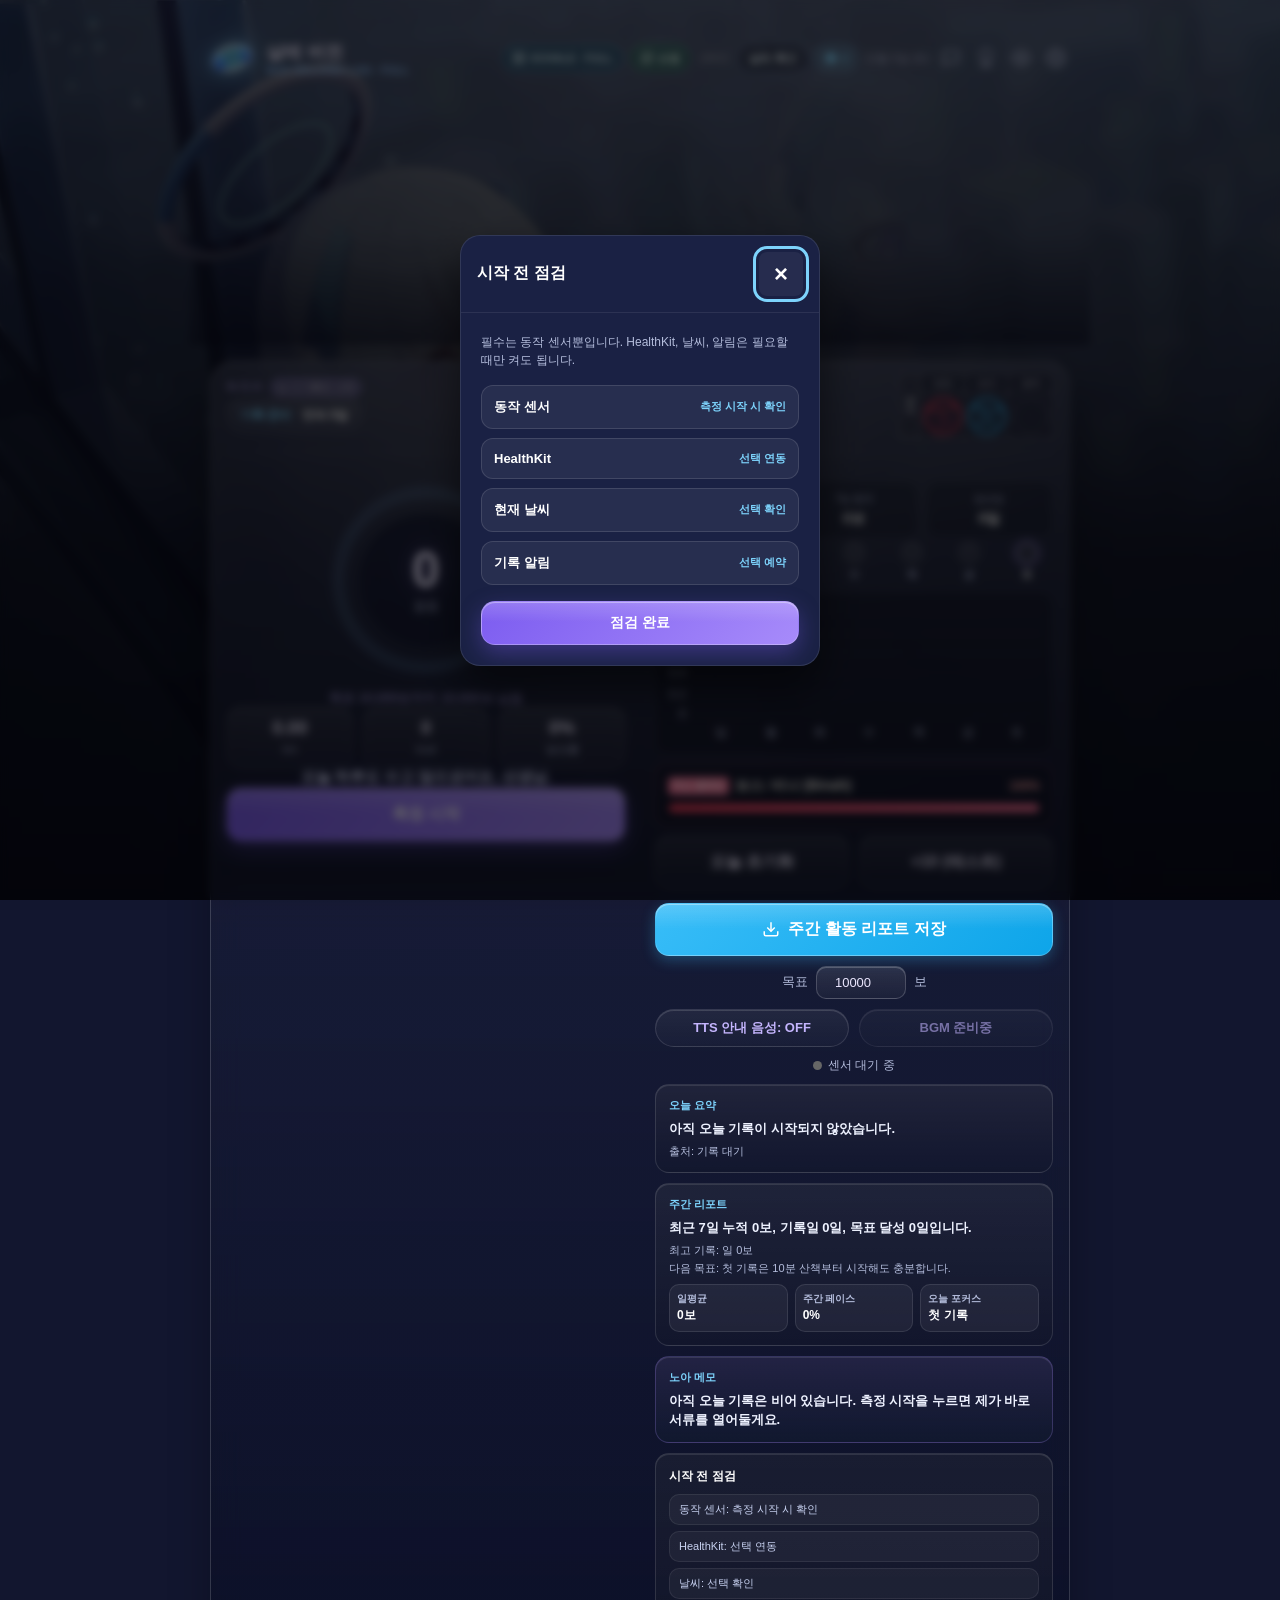
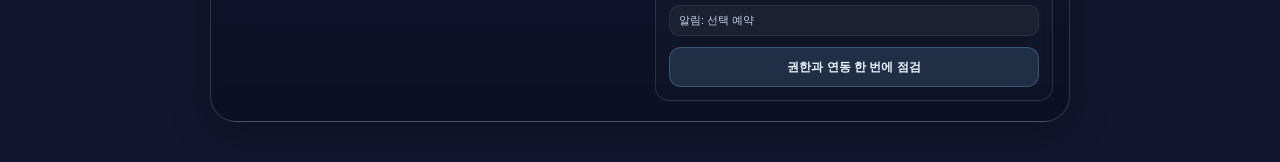
<file: index.html>
<!DOCTYPE html>
<html lang="ko" data-mode="schale" data-theme-surface="schale">
<head>
<meta charset="UTF-8" />
<meta name="viewport" content="width=device-width, initial-scale=1.0, viewport-fit=cover" />
<meta name="theme-color" content="#12162f" />
<meta name="apple-mobile-web-app-capable" content="yes" />
<meta name="apple-mobile-web-app-status-bar-style" content="black-translucent" />
<meta name="apple-mobile-web-app-title" content="모모런" />
<link rel="manifest" href="manifest.webmanifest" />
<link rel="apple-touch-icon" href="icon-192.png" />
<link rel="icon" href="icon-192.png" />
<title>모모런 - 샬레 버전</title>
<script src="js/mode-router.js"></script>
<script src="js/confetti.browser.min.js"></script>
<script src="js/chart.js"></script>
<script src="js/html2canvas.min.js"></script>
<link rel="stylesheet" href="css/style.css" />
</head>
<body>
<div class="app">
  <header>
    <div class="brand">
	      <div class="noa-halo" aria-hidden="true">
	        <span class="halo-outer"></span>
	        <span class="halo-inner"></span>
	        <span class="halo-chip left"></span>
	        <span class="halo-chip right"></span>
	      </div>
      <div>
        <h1 id="app-title" tabindex="-1">샬레 버전</h1>
        <small data-character-template="{label} WALKING LOG · FULL">NOA WALKING LOG · FULL</small>
      </div>
    </div>
    <div class="toolbar" aria-label="상단 빠른 메뉴">
      <a href="modes.html" class="toolbar-chip toolbar-link mode-switch-link" aria-label="모모런 버전 선택">
        <svg width="14" height="14" viewBox="0 0 24 24" fill="none" stroke="currentColor" stroke-width="2" aria-hidden="true"><rect x="3" y="3" width="7" height="7"></rect><rect x="14" y="3" width="7" height="7"></rect><rect x="3" y="14" width="7" height="7"></rect><rect x="14" y="14" width="7" height="7"></rect></svg>
        SCHALE · FULL
      </a>
      <a href="adventure.html?mode=schale" class="toolbar-chip toolbar-link patrol-link" aria-label="샬레 순찰 지도">
        <svg width="14" height="14" viewBox="0 0 24 24" fill="none" stroke="currentColor" stroke-width="2" aria-hidden="true"><path d="m3 6 6-3 6 3 6-3v15l-6 3-6-3-6 3V6z"></path><path d="M9 3v15"></path><path d="M15 6v15"></path></svg>
        순찰
      </a>
      <button id="dev-btn" class="dev-link" type="button">[DEV]</button>
      <button id="weather-btn" class="toolbar-chip weather-chip" type="button" aria-label="현재 위치 날씨 불러오기">
        <span id="weather-icon">날씨</span>
        <span id="weather-temp">확인</span>
      </button>
      <button id="pyroxene-btn" class="toolbar-chip pyroxene-chip" type="button" aria-label="상점 열기">
        <svg width="14" height="14" viewBox="0 0 24 24" fill="currentColor" stroke="rgba(255,255,255,0.5)" stroke-width="1" aria-hidden="true"><polygon points="12,2 22,8 22,16 12,22 2,16 2,8"/></svg>
        <span id="pyroxene-count">0</span>
      </button>
      <div class="date" id="date">—</div>
      <button id="momotalk-btn" class="icon-btn" type="button" aria-label="모모톡">
        <svg width="20" height="20" viewBox="0 0 24 24" fill="none" stroke="currentColor" stroke-width="2" stroke-linecap="round" stroke-linejoin="round" aria-hidden="true"><path d="M21 15a2 2 0 0 1-2 2H7l-4 4V5a2 2 0 0 1 2-2h14a2 2 0 0 1 2 2z"></path></svg>
      </button>
      <button id="achievements-btn" class="icon-btn" type="button" aria-label="업적">
        <svg width="20" height="20" viewBox="0 0 24 24" fill="none" stroke="currentColor" stroke-width="2" stroke-linecap="round" stroke-linejoin="round" aria-hidden="true"><circle cx="12" cy="8" r="7"></circle><polyline points="8.21 13.89 7 23 12 20 17 23 15.79 13.88"></polyline></svg>
      </button>
      <button id="hide-ui-btn" class="icon-btn" type="button" aria-label="UI 숨기기">
        <svg width="20" height="20" viewBox="0 0 24 24" fill="none" stroke="currentColor" stroke-width="2" stroke-linecap="round" stroke-linejoin="round" aria-hidden="true"><path d="M1 12s4-8 11-8 11 8 11 8-4 8-11 8-11-8-11-8z"></path><circle cx="12" cy="12" r="3"></circle></svg>
      </button>
      <button id="settings-btn" class="icon-btn" type="button" aria-label="설정">
        <svg width="20" height="20" viewBox="0 0 24 24" fill="none" stroke="currentColor" stroke-width="2" stroke-linecap="round" stroke-linejoin="round" aria-hidden="true"><circle cx="12" cy="12" r="3"></circle><path d="M19.4 15a1.65 1.65 0 0 0 .33 1.82l.06.06a2 2 0 0 1 0 2.83 2 2 0 0 1-2.83 0l-.06-.06a1.65 1.65 0 0 0-1.82-.33 1.65 1.65 0 0 0-1 1.51V21a2 2 0 0 1-2 2 2 2 0 0 1-2-2v-.09A1.65 1.65 0 0 0 9 19.4a1.65 1.65 0 0 0-1.82.33l-.06.06a2 2 0 0 1-2.83 0 2 2 0 0 1 0-2.83l.06-.06a1.65 1.65 0 0 0 .33-1.82 1.65 1.65 0 0 0-1.51-1H3a2 2 0 0 1-2-2 2 2 0 0 1 2-2h.09A1.65 1.65 0 0 0 4.6 9a1.65 1.65 0 0 0-.33-1.82l-.06-.06a2 2 0 0 1 0-2.83 2 2 0 0 1 2.83 0l.06.06a1.65 1.65 0 0 0 1.82.33H9a1.65 1.65 0 0 0 1-1.51V3a2 2 0 0 1 2-2 2 2 0 0 1 2 2v.09a1.65 1.65 0 0 0 1 1.51 1.65 1.65 0 0 0 1.82-.33l.06-.06a2 2 0 0 1 2.83 0 2 2 0 0 1 0 2.83l-.06.06a1.65 1.65 0 0 0-.33 1.82V9a1.65 1.65 0 0 0 1.51 1H21a2 2 0 0 1 2 2 2 2 0 0 1-2 2h-.09a1.65 1.65 0 0 0-1.51 1z"></path></svg>
      </button>
    </div>
  </header>

  <div class="hero-space" aria-hidden="true"></div>

	  <div class="panel">
      <!-- 결재란을 포함한 상단 타이틀바 -->
      <div class="panel-header">
        <div>
          <div class="hero-name panel-title-name">N O A <span id="rankBadge" class="rank-badge">Lv. 1 기록의 시작</span></div>
          <div class="status-strip">
            <span id="phase">기록 준비</span>
            <b id="streakTop">연속 0일</b>
          </div>
        </div>
        
        <!-- 결재란 -->
        <div class="approval-box">
          <table class="approval-table">
            <tr>
              <th rowspan="2" class="approval-title">결<br>재</th>
              <td>담당</td>
              <td>승인</td>
              <td>결재</td>
            </tr>
            <tr>
              <td>
                <div class="stamp stamp-noa">
                  <span>밀레니엄<br>서기<br>노아</span>
                </div>
              </td>
              <td>
                <div class="stamp stamp-yuuka">
                  <span>밀레니엄<br>회장<br>유우카</span>
                </div>
              </td>
              <td id="stamp-sensei-td" class="stamp-sensei-cell">
                <div class="stamp stamp-sensei locked" id="stamp-sensei">
                  <span>샬레<br>선생님</span>
                </div>
              </td>
            </tr>
          </table>
        </div>
      </div>

      <div class="desktop-grid">
        <!-- 좌측 컬럼 (메인 산책 측정 영역) -->
        <div class="left-col">
          <div id="fullGoalProgress" class="ring-wrap" role="progressbar" aria-label="오늘 걸음 목표" aria-valuemin="0" aria-valuemax="100" aria-valuenow="0" aria-valuetext="0보, 목표 10,000보 중 0%">
            <div class="ring">
              <svg width="240" height="240" viewBox="0 0 240 240" aria-hidden="true">
                <circle cx="120" cy="120" r="106" fill="none" stroke="var(--track)" stroke-width="16"/>
                <circle id="prog" cx="120" cy="120" r="106" fill="none" stroke="url(#g)" stroke-width="16"
                        stroke-linecap="round" stroke-dasharray="666" stroke-dashoffset="666"/>
                <defs>
                  <linearGradient id="g" x1="0" y1="0" x2="1" y2="1">
                    <stop offset="0%" stop-color="#c4b5fd"/>
                    <stop offset="100%" stop-color="#7c5cf0"/>
                  </linearGradient>
                  <linearGradient id="gGold" x1="0" y1="0" x2="1" y2="1">
                    <stop offset="0%" stop-color="#ffe9a8"/>
                    <stop offset="100%" stop-color="#ffd36b"/>
                  </linearGradient>
                </defs>
              </svg>
              <div class="center">
                <div class="steps" id="steps">0</div>
                <div class="steps-label">걸음</div>
              </div>
            </div>
            <div class="goaltxt" id="goaltxt">목표 10,000보까지 10,000보 남음</div>
          </div>

          <div class="stats">
            <div class="stat"><b id="dist">0.00</b><span>km</span></div>
            <div class="stat"><b id="kcal">0</b><span>kcal</span></div>
            <div class="stat"><b id="pct">0%</b><span>달성률</span></div>
          </div>

          <div class="msg" id="msg"></div>

          <div class="controls primary-actions">
            <button class="btn-main" id="toggle" type="button">측정 시작</button>
          </div>
        </div>

        <!-- 우측 컬럼 (로그, 차트, 보스 등 보상/통계 영역) -->
        <div class="right-col">
          <div class="logbook" aria-label="걸음 기록 요약">
            <div class="logitem"><span>오늘 기록</span><b id="todayRecord">0보</b></div>
            <div class="logitem"><span>7일 합계</span><b id="weekSteps">0보</b></div>
            <div class="logitem"><span>달성일</span><b id="goalDays">0일</b></div>
          </div>
          <div class="stamps" id="stamps" aria-label="최근 7일 기록"></div>
          <div class="chart-shell">
            <canvas id="weekChart" height="140"></canvas>
          </div>
          
          <div class="raid-boss">
            <div class="raid-boss-head">
              <div class="raid-boss-title">
                <span class="raid-boss-label">주간 총력전</span>
                <strong id="raid-boss-name" class="raid-boss-name">보스: 비나 (Binah)</strong>
              </div>
              <div id="raid-boss-hp-text" class="raid-boss-hp-text">100%</div>
            </div>
            <div class="raid-boss-track">
              <div id="raid-boss-hp-bar" class="raid-boss-hp-bar"></div>
            </div>
            <div id="raid-cleared" class="raid-cleared">
              <div class="raid-cleared-title">TOTAL ASSAULT CLEARED!</div>
              <div class="raid-cleared-subtitle">이번 주 보스 토벌 완료 (보상 획득 완료)</div>
            </div>
          </div>

          <div class="controls secondary-actions">
            <div class="row">
              <button id="reset" type="button">오늘 초기화</button>
              <button id="add" type="button">+10 (테스트)</button>
            </div>
            <button id="share-report" class="report-btn" type="button">
              <svg width="18" height="18" viewBox="0 0 24 24" fill="none" stroke="currentColor" stroke-width="2" aria-hidden="true"><path d="M21 15v4a2 2 0 0 1-2 2H5a2 2 0 0 1-2-2v-4"></path><polyline points="7 10 12 15 17 10"></polyline><line x1="12" y1="15" x2="12" y2="3"></line></svg>
              주간 활동 리포트 저장
            </button>
            <div class="goal-edit">
              목표 <input id="goal" type="number" min="100" step="100" value="10000" /> 보
            </div>
            <div class="audio-row">
              <button id="voice" class="voice-toggle" type="button" title="기기 내장 음성합성(TTS) 안내입니다.">🔈 TTS 안내 음성: OFF</button>
              <button id="bgm-btn" class="voice-toggle" type="button">🎵 BGM 꺼짐</button>
            </div>
	            <div class="sensor-state" role="status" aria-live="polite"><span class="dot" id="dot" aria-hidden="true"></span><span id="sensorTxt">센서 대기 중</span></div>
	          </div>

	          <div class="briefing-stack" aria-label="노아 기록 브리핑">
	            <section class="briefing-card">
	              <div class="briefing-kicker">오늘 요약</div>
	              <p id="todayBrief">아직 오늘 기록이 시작되지 않았습니다.</p>
	              <div class="source-note" id="sourceNote">출처: 기록 대기</div>
	            </section>
	            <section class="briefing-card">
	              <div class="briefing-kicker">주간 리포트</div>
	              <p id="weeklyBrief">최근 7일 기록을 정리하는 중입니다.</p>
	              <div class="report-lines">
	                <span id="weeklyBest">최고 기록: -</span>
	                <span id="weeklyNext">다음 목표: -</span>
	              </div>
	              <div class="weekly-insight-grid" aria-label="주간 상세 지표">
	                <div class="weekly-insight">
	                  <span>일평균</span>
	                  <b id="weeklyAverage">0보</b>
	                </div>
	                <div class="weekly-insight">
	                  <span>주간 페이스</span>
	                  <b id="weeklyPace">0%</b>
	                </div>
	                <div class="weekly-insight">
	                  <span>오늘 포커스</span>
	                  <b id="weeklyFocus">첫 기록</b>
	                </div>
	              </div>
	            </section>
	            <section class="briefing-card noa-memo-card">
	              <div class="briefing-kicker">노아 메모</div>
	              <p id="noaMemo">선생님의 첫 기록을 기다리고 있어요.</p>
	            </section>
	          </div>

	          <div class="hint setup-brief" aria-label="시작 전 점검">
	            <div class="hint-title">시작 전 점검</div>
	            <div class="setup-status-grid">
	              <span id="setup-motion">동작 센서: 측정 시작 시 확인</span>
	              <span id="setup-health">HealthKit: 선택 연동</span>
	              <span id="setup-weather">날씨: 선택 확인</span>
	              <span id="setup-notification">알림: 선택 예약</span>
	            </div>
	            <button id="setup-open" class="setup-open-btn" type="button">권한과 연동 한 번에 점검</button>
	          </div>
	        </div>
	      </div>
		  </div><!-- /panel -->

	  <!-- 시작 전 점검 모달 -->
	  <div id="setup-modal" class="modal hidden" role="dialog" aria-modal="true" aria-labelledby="setup-modal-title" aria-hidden="true">
	    <div class="modal-content setup-modal-content">
	      <div class="modal-header">
	        <h2 id="setup-modal-title">시작 전 점검</h2>
	        <button class="modal-close" id="setup-close" type="button" aria-label="시작 전 점검 닫기">×</button>
	      </div>
	      <div class="modal-body setup-modal-body">
	        <p class="setup-intro">필수는 동작 센서뿐입니다. HealthKit, 날씨, 알림은 필요할 때만 켜도 됩니다.</p>
	        <div class="setup-action-list">
	          <button id="setup-motion-btn" class="setup-action" type="button">
	            <span>동작 센서</span><b id="setup-motion-state">측정 시작 버튼에서 확인</b>
	          </button>
	          <button id="setup-health-btn" class="setup-action" type="button">
	            <span>HealthKit</span><b id="setup-health-state">선택 연동</b>
	          </button>
	          <button id="setup-weather-btn" class="setup-action" type="button">
	            <span>현재 날씨</span><b id="setup-weather-state">선택 확인</b>
	          </button>
	          <button id="setup-notification-btn" class="setup-action" type="button">
	            <span>기록 알림</span><b id="setup-notification-state">선택 예약</b>
	          </button>
	        </div>
	        <button id="setup-done" class="btn-main setup-done-btn" type="button">점검 완료</button>
	      </div>
	    </div>
	  </div>

	  <!-- 모모톡 UI -->
  <div id="momotalk-toast" class="momotalk-toast hidden" role="status" aria-live="polite">
    <div class="momotalk-header">
      <img src="icon-192.png" alt="우시오 노아" class="momotalk-avatar" data-character-avatar>
      <div class="momotalk-title" data-character-template="모모톡 - {name}">모모톡 - 우시오 노아</div>
      <button class="momotalk-close" id="momotalk-close" type="button" aria-label="모모톡 알림 닫기">×</button>
    </div>
    <div class="momotalk-body">
      <div class="momotalk-bubble" id="momotalk-msg">메시지 내용</div>
    </div>
  </div>

  <!-- 설정 모달 -->
  <div id="settings-modal" class="modal hidden" role="dialog" aria-modal="true" aria-labelledby="settings-modal-title" aria-hidden="true">
    <div class="modal-content">
      <div class="modal-header">
        <h2 id="settings-modal-title">설정</h2>
        <button class="modal-close" id="settings-close" type="button" aria-label="설정 닫기">×</button>
      </div>
      <div class="modal-body">
        <div class="input-group">
          <label for="user-height">키 (cm)</label>
          <input type="number" id="user-height" placeholder="예: 175" value="170">
        </div>
        <div class="input-group">
          <label for="user-weight">몸무게 (kg)</label>
          <input type="number" id="user-weight" placeholder="예: 65" value="65">
        </div>
        <p class="settings-hint settings-hint-tight">입력하신 신체 정보는 보폭(거리)과 칼로리(METs)를 정확히 계산하는 데 사용되며 기기에만 저장됩니다.</p>
        <div class="input-group">
          <label for="gemini-key" class="accent-cyan">Gemini API Key (대화용)</label>
          <input type="password" id="gemini-key" placeholder="API Key 입력 시 모모톡 실시간 대화">
        </div>
        <div class="input-group compact-input-group">
          <label for="elevenlabs-key" class="accent-violet">ElevenLabs API Key (선택형 외부 TTS)</label>
          <input type="password" id="elevenlabs-key" placeholder="API Key 입력 시 외부 TTS 사용">
        </div>
        <div class="input-group">
          <label for="elevenlabs-voice">ElevenLabs Voice ID</label>
          <input type="text" id="elevenlabs-voice" placeholder="사용할 TTS Voice ID">
        </div>
        <p class="settings-hint">기본 안내 음성은 기기 내장 음성합성(TTS)입니다. 공식 캐릭터 음성이나 게임 음원을 사용하지 않으며, ElevenLabs는 사용자가 직접 연결하는 선택형 외부 TTS입니다.</p>
        <div class="settings-section">
          <div class="settings-section-title">기록 관리</div>
          <p class="settings-hint">걸음 기록과 앱 상태를 JSON으로 보관할 수 있습니다. API 키는 백업 파일에 포함하지 않습니다.</p>
          <div class="settings-actions">
            <button id="export-data" class="settings-action-btn" type="button">기록 백업</button>
            <button id="import-data" class="settings-action-btn" type="button">백업 복원</button>
            <button id="reset-records" class="settings-action-btn danger" type="button">걸음 기록 초기화</button>
          </div>
          <input id="import-data-file" class="hidden-file-input" type="file" accept="application/json,.json" />
        </div>
        <div class="settings-disclaimer">
          <div class="settings-disclaimer-copy">
            ⚠️ <strong>비공식 팬 앱 안내 (Disclaimer):</strong><br>
            본 앱은 넥슨게임즈(NEXON Games)의 '블루 아카이브' 지식재산권(IP)을 활용한 비공식 팬 게임이자 만보기 애플리케이션입니다. 본 앱은 비영리 목적으로 제작되었으며, 공식 서비스나 공식 라이선스 제품이 아닙니다. 캐릭터, 이미지, 세계관 등 모든 관련 저작권은 원저작권자에게 있습니다.
          </div>
          <a href="privacy.html" class="settings-privacy-link">
            🛡️ 개인정보처리방침 (Privacy Policy) 확인
          </a>
          <a href="modes.html" class="settings-privacy-link">
            샬레 · 모모톡 · 일상 버전 선택
          </a>
        </div>
      </div>
    </div>
  </div>

  <!-- 모모톡 히스토리 모달 (AI 대화 겸용) -->
  <div id="momotalk-history-modal" class="modal hidden" role="dialog" aria-modal="true" aria-labelledby="momotalk-modal-title" aria-hidden="true">
    <div class="modal-content modal-content-chat">
      <div class="modal-header momotalk-modal-header">
        <h2 class="momotalk-modal-title" id="momotalk-modal-title">
          <img src="icon-192.png" width="24" height="24" class="momotalk-modal-icon" alt="" data-character-avatar>
          <span data-character-template="모모톡 - {name}">모모톡 - 우시오 노아</span>
        </h2>
        <button class="modal-close momotalk-modal-close" id="momotalk-history-close" type="button" aria-label="모모톡 대화 닫기">×</button>
      </div>
      
      <!-- 탭 컨트롤 -->
      <div class="momotalk-tabs" role="tablist" aria-label="모모톡 보기">
        <button class="momotalk-tab active" id="tab-chat" type="button" role="tab" aria-selected="true" aria-controls="momotalk-chat-view" data-character-template="{shortName}와 대화">노아와 대화</button>
        <button class="momotalk-tab" id="tab-log" type="button" role="tab" aria-selected="false" aria-controls="momotalk-log-view">이벤트 기록</button>
      </div>
      
      <!-- 1. AI 메신저 대화 뷰 -->
      <div id="momotalk-chat-view" class="momotalk-chat-view" role="tabpanel" aria-labelledby="tab-chat">
        <div id="momotalk-chat-messages" class="momotalk-chat-messages">
          <!-- JS로 채워짐 -->
        </div>
        <div class="momotalk-chat-input-area">
          <input type="text" id="momotalk-chat-input" placeholder="노아에게 메시지 보내기..." data-character-placeholder="{shortName}에게 메시지 보내기..." />
          <button id="momotalk-chat-send" type="button">전송</button>
        </div>
      </div>
      
      <!-- 2. 기존 이벤트 로그 뷰 -->
      <div id="momotalk-log-view" class="momotalk-log-view" role="tabpanel" aria-labelledby="tab-log" hidden>
        <!-- JS로 채워짐 -->
      </div>
    </div>
  </div>

  <!-- 업적(Badges) 모달 -->
  <div id="achievements-modal" class="modal hidden" role="dialog" aria-modal="true" aria-labelledby="achievements-modal-title" aria-hidden="true">
    <div class="modal-content modal-content-tall">
      <div class="modal-header">
        <h2 id="achievements-modal-title">세미나 인증 업적</h2>
        <button class="modal-close" id="achievements-close" type="button" aria-label="업적 닫기">×</button>
      </div>
      <div id="achievements-summary" class="achievement-summary"></div>
      <div class="modal-body modal-body-grid" id="achievements-list">
        <!-- JS로 채워짐 -->
      </div>
    </div>
  </div>

  <!-- 상점(Shop) 모달 -->
  <div id="shop-modal" class="modal hidden" role="dialog" aria-modal="true" aria-labelledby="shop-modal-title" aria-hidden="true">
    <div class="modal-content modal-content-tall">
      <div class="modal-header">
        <h2 class="shop-modal-title" id="shop-modal-title">
          <svg width="18" height="18" viewBox="0 0 24 24" fill="currentColor" aria-hidden="true"><polygon points="12,2 22,8 22,16 12,22 2,16 2,8"/></svg> 샬레 보급소 (상점)
        </h2>
        <button class="modal-close" id="shop-close" type="button" aria-label="상점 닫기">×</button>
      </div>
      <div class="modal-body modal-body-list" id="shop-list">
        <!-- JS로 채워짐 -->
      </div>
    </div>
  </div>

  <!-- 개발자 도구 (DEV) 오버레이 모달 -->
  <div id="dev-modal" class="modal hidden" role="dialog" aria-modal="true" aria-labelledby="dev-modal-title" aria-hidden="true">
    <div class="modal-content modal-content-tall">
      <div class="modal-header">
        <h2 class="dev-modal-title" id="dev-modal-title">
          🛠️ 개발자 패널 (In-game)
        </h2>
        <button class="modal-close" id="dev-close" type="button" aria-label="개발자 패널 닫기">×</button>
      </div>
      <div class="modal-body modal-body-dev">
        <button class="shop-btn dev-action dev-action-blue" id="dev-add-10k" type="button">+ 10,000보 즉시 추가 (폭죽/딜 확인)</button>
        <button class="shop-btn dev-action dev-action-green" id="dev-add-pyroxene" type="button">💎 + 1,000 청휘석 지급</button>
        <button class="shop-btn dev-action shop-btn-equip" id="dev-force-encounter" type="button">🎲 랜덤 인카운터 강제 발생 (모모톡)</button>
        <button class="shop-btn dev-action shop-btn-equip" id="dev-reset-shop" type="button">🛒 상점 내역 환불 (초기화)</button>
        <button class="shop-btn dev-action dev-action-raid" id="dev-reset-raid" type="button">⚔️ 보스 체력 100% 부활</button>
        <button class="shop-btn dev-action dev-action-danger" id="dev-factory-reset" type="button">⚠️ Factory Reset (앱 전체 초기화)</button>
      </div>
    </div>
  </div>

  <!-- 백업 기록 미리보기 모달 -->
  <div id="backup-preview-modal" class="modal hidden" role="dialog" aria-modal="true" aria-labelledby="backup-preview-modal-title" aria-hidden="true">
    <div class="modal-content">
      <div class="modal-header">
        <h2 id="backup-preview-modal-title">📦 백업 기록 미리보기</h2>
        <button class="modal-close" id="backup-preview-close" type="button" aria-label="백업 미리보기 닫기">×</button>
      </div>
      <div class="modal-body">
        <p class="settings-hint" style="margin-bottom:12px;">불러온 백업 파일의 세부 요약입니다. 복원을 진행하면 동 일자의 기록은 덮어씌워집니다.</p>
        <div id="backup-preview-info" style="display:flex; flex-direction:column; gap:8px; background:rgba(125,211,252,0.06); border:1px solid rgba(125,211,252,0.15); border-radius:12px; padding:14px; margin-bottom:16px;">
          <!-- JS로 채워짐 -->
        </div>
        <div style="display:flex; gap:10px; justify-content:flex-end;">
          <button id="backup-preview-cancel" class="setup-open-btn" type="button" style="padding:10px 16px; margin:0;">취소</button>
          <button id="backup-preview-confirm" class="btn-main" type="button" style="padding:10px 18px; margin:0; width:auto;">복원 실행</button>
        </div>
      </div>
    </div>
  </div>

</div>

<div id="hide-ui-overlay" aria-hidden="true"></div>

<script src="js/core.js"></script>
<script src="characters/noa.js"></script>
<script src="voice/manifest.js"></script>
<!-- WEB_ORIGINAL_SAMPLE_START -->
<script src="original/lumi/character.js"></script>
<script src="original/companion/character.js"></script>
<!-- WEB_ORIGINAL_SAMPLE_END -->
<script src="js/character-loader.js"></script>
<script src="js/character-theme.js"></script>
<script src="js/app.js"></script>
</body>
</html>
</file>
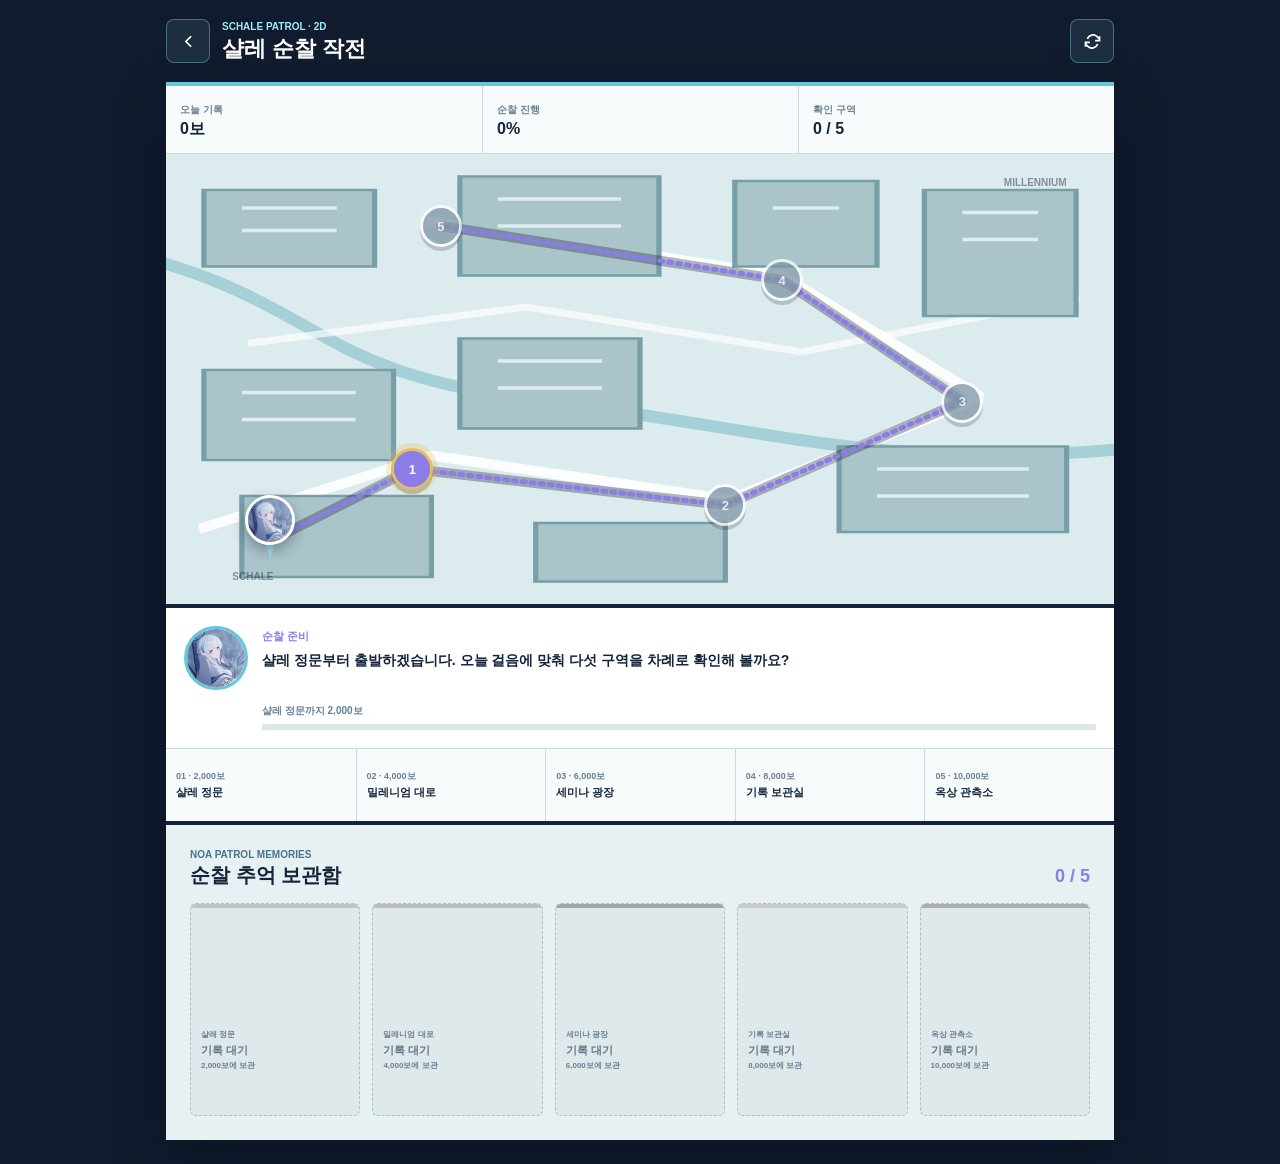
<file: adventure.html>
<!DOCTYPE html>
<html lang="ko" data-mode="schale" data-theme-surface="adventure">
<head>
<meta charset="UTF-8" />
<meta name="viewport" content="width=device-width, initial-scale=1.0, viewport-fit=cover" />
<meta name="theme-color" content="#101b2d" />
<meta name="apple-mobile-web-app-capable" content="yes" />
<meta name="apple-mobile-web-app-status-bar-style" content="black-translucent" />
<meta name="apple-mobile-web-app-title" content="샬레 순찰" />
<link rel="manifest" href="manifest.webmanifest" />
<link rel="apple-touch-icon" href="icon-192.png" />
<link rel="icon" href="icon-192.png" />
<title>모모런 - 샬레 순찰 작전</title>
<script src="js/mode-router.js"></script>
<link rel="stylesheet" href="css/adventure.css" />
</head>
<body>
<div class="adventure-shell">
  <header class="adventure-header">
    <a class="icon-command" href="index.html?mode=schale" aria-label="샬레 버전으로 돌아가기" title="샬레 버전으로 돌아가기">
      <svg viewBox="0 0 24 24" fill="none" stroke="currentColor" stroke-width="2" aria-hidden="true"><path d="m15 18-6-6 6-6"></path></svg>
    </a>
    <div class="adventure-brand">
      <span>SCHALE PATROL · 2D</span>
      <h1>샬레 순찰 작전</h1>
    </div>
    <button id="refreshPatrol" class="icon-command" type="button" aria-label="오늘 걸음 새로고침" title="오늘 걸음 새로고침">
      <svg viewBox="0 0 24 24" fill="none" stroke="currentColor" stroke-width="2" aria-hidden="true"><path d="M20 6v5h-5"></path><path d="M4 18v-5h5"></path><path d="M6.1 9a7 7 0 0 1 11.2-2.6L20 9"></path><path d="M17.9 15a7 7 0 0 1-11.2 2.6L4 15"></path></svg>
    </button>
  </header>

  <main>
    <section class="patrol-summary" aria-label="오늘 순찰 진행">
      <div>
        <span>오늘 기록</span>
        <strong id="patrolSteps">0보</strong>
      </div>
      <div>
        <span>순찰 진행</span>
        <strong id="patrolPercent">0%</strong>
      </div>
      <div>
        <span>확인 구역</span>
        <strong id="patrolCount">0 / 5</strong>
      </div>
    </section>

    <section class="map-stage" id="mapStage" data-scene="0" aria-labelledby="mapTitle">
      <h2 id="mapTitle" class="visually-hidden">오늘의 키보토스 순찰 경로</h2>
      <svg class="city-map" viewBox="0 0 100 100" preserveAspectRatio="none" aria-hidden="true">
        <rect class="map-ground" x="0" y="0" width="100" height="100"></rect>
        <path class="waterway" d="M-8 20 C18 32 13 48 40 55 S77 72 108 64"></path>
        <path class="district-road road-west" d="M4 83 L28 67 L60 77"></path>
        <path class="district-road road-east" d="M58 78 L86 54 L65 27 L28 15"></path>
        <path class="district-road road-cross" d="M9 42 L38 34 L67 44 L96 32"></path>
        <g class="city-blocks">
          <path d="M4 8h18v17H4z"></path>
          <path d="M31 5h21v22H31z"></path>
          <path d="M60 6h15v19H60z"></path>
          <path d="M80 8h16v28H80z"></path>
          <path d="M4 48h20v20H4z"></path>
          <path d="M31 41h19v20H31z"></path>
          <path d="M71 65h24v19H71z"></path>
          <path d="M8 76h20v18H8z"></path>
          <path d="M39 82h20v13H39z"></path>
        </g>
        <g class="city-details">
          <path d="M8 12h10M8 17h10M35 10h13M35 16h13M64 12h7M84 13h8M84 19h8"></path>
          <path d="M8 53h12M8 59h12M35 46h11M35 52h11M75 70h16M75 76h16"></path>
        </g>
        <path class="patrol-route-shadow" d="M11 86 L26 70 L59 78 L84 55 L65 28 L29 16"></path>
        <path class="patrol-route" d="M11 86 L26 70 L59 78 L84 55 L65 28 L29 16"></path>
      </svg>
      <div id="checkpointLayer" class="checkpoint-layer"></div>
      <div id="patrolMarker" class="patrol-marker" aria-hidden="true">
        <span class="marker-beam"></span>
        <img src="icon-192.png" alt="" data-character-avatar />
      </div>
      <div class="map-label label-west">SCHALE</div>
      <div class="map-label label-east">MILLENNIUM</div>
    </section>

    <section class="patrol-briefing" aria-live="polite">
      <img src="icon-192.png" alt="우시오 노아" data-character-avatar />
      <div class="briefing-copy">
        <span id="sceneLabel">순찰 준비</span>
        <p id="patrolDialogue">오늘 기록을 확인하고 있습니다.</p>
        <div class="next-progress" aria-label="다음 체크포인트 진행률">
          <span id="nextTarget">첫 구역 확인 전</span>
          <div class="next-track"><span id="nextFill"></span></div>
        </div>
      </div>
    </section>

    <ol id="checkpointList" class="checkpoint-list" aria-label="오늘의 체크포인트"></ol>

    <section id="memoryArchive" class="memory-archive" aria-labelledby="memoryArchiveTitle">
      <header class="memory-archive-header">
        <div>
          <span data-character-template="{label} PATROL MEMORIES">NOA PATROL MEMORIES</span>
          <h2 id="memoryArchiveTitle">순찰 추억 보관함</h2>
        </div>
        <strong id="memoryCount">0 / 5</strong>
      </header>
      <ol id="memoryList" class="memory-list" aria-label="보관된 순찰 추억 카드"></ol>
    </section>
  </main>
</div>

<div id="patrolToast" class="patrol-toast" role="status" aria-live="polite" hidden></div>

<div id="memoryModal" class="memory-modal" role="dialog" aria-modal="true" aria-labelledby="memoryModalTitle" aria-hidden="true" hidden>
  <button id="memoryClose" class="memory-modal-close" type="button" aria-label="추억 카드 닫기" title="추억 카드 닫기">
    <svg viewBox="0 0 24 24" fill="none" stroke="currentColor" stroke-width="2" aria-hidden="true"><path d="M18 6 6 18"></path><path d="m6 6 12 12"></path></svg>
  </button>
  <article id="memoryDetail" class="memory-detail" data-memory-index="0">
    <div class="memory-detail-scene">
      <span id="memoryModalNumber" class="memory-detail-number">MEMORY 01</span>
      <div class="memory-detail-portrait">
        <span aria-hidden="true"></span>
        <img src="icon-192.png" alt="우시오 노아" data-character-avatar />
      </div>
      <span id="memoryModalLocation" class="memory-detail-location">샬레 정문</span>
    </div>
    <div class="memory-detail-copy">
      <span data-character-template="{label} PATROL LOG">NOA PATROL LOG</span>
      <h2 id="memoryModalTitle">첫 페이지의 출발선</h2>
      <p id="memoryModalNote"></p>
      <div class="memory-detail-stamp">
        <span>FIRST ARCHIVED</span>
        <strong id="memoryModalStamp"></strong>
      </div>
    </div>
  </article>
</div>

<script src="js/core.js"></script>
<script src="characters/noa.js"></script>
<!-- WEB_ORIGINAL_SAMPLE_START -->
<script src="original/lumi/character.js"></script>
<script src="original/companion/character.js"></script>
<!-- WEB_ORIGINAL_SAMPLE_END -->
<script src="js/character-loader.js"></script>
<script src="js/character-theme.js"></script>
<script src="js/adventure.js"></script>
</body>
</html>
</file>
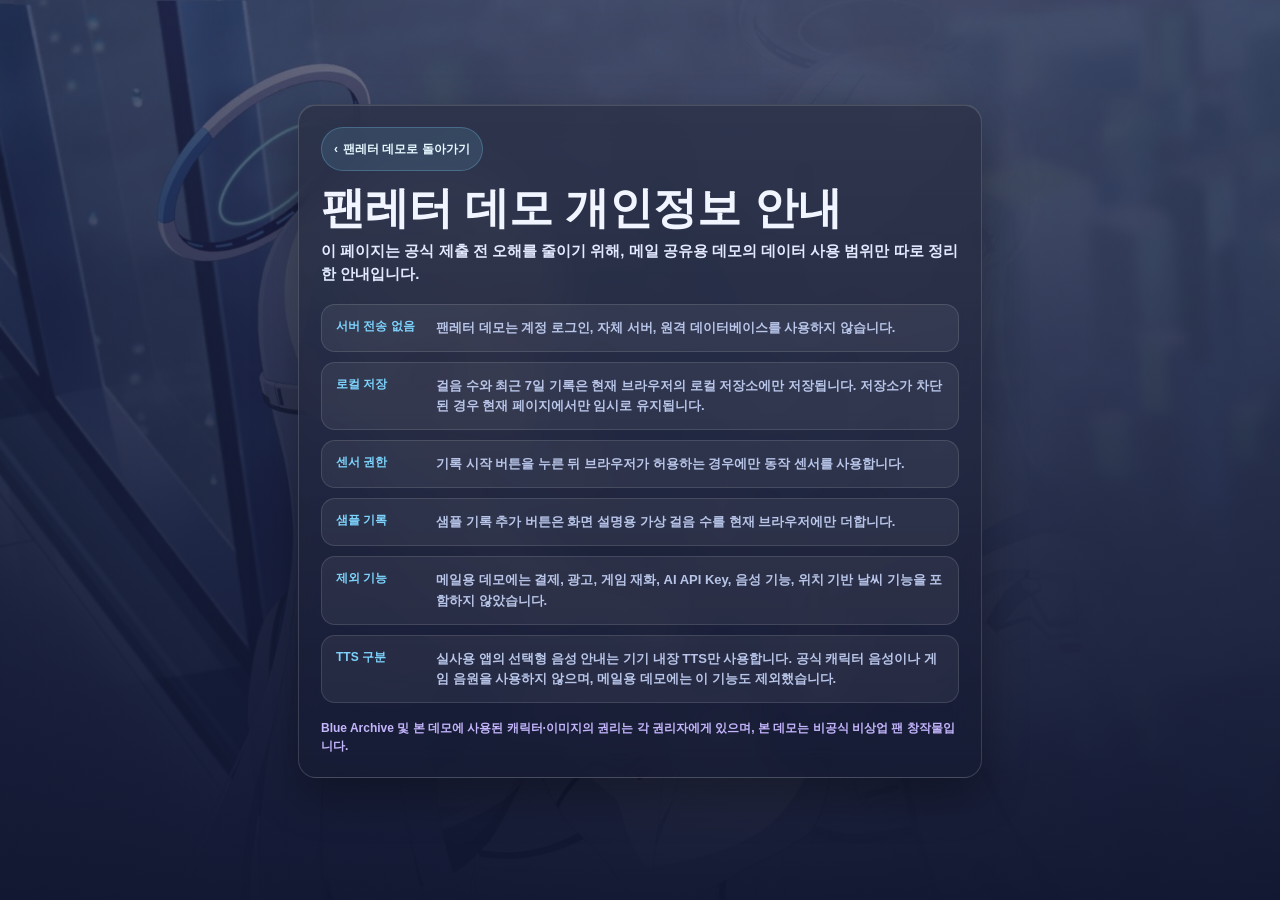
<file: fanmail-privacy.html>
<!DOCTYPE html>
<html lang="ko">
<head>
<meta charset="UTF-8" />
<meta name="viewport" content="width=device-width, initial-scale=1.0" />
<meta name="theme-color" content="#12162f" />
<title>모모런 - 팬레터 데모 개인정보 안내</title>
<style>
  :root {
    --bg: #10152f;
    --panel: rgba(13, 18, 42, 0.76);
    --line: rgba(125, 211, 252, 0.22);
    --text: #f1f5ff;
    --muted: #b8c5e8;
    --cyan: #7dd3fc;
    --violet: #c4b5fd;
  }

  * {
    box-sizing: border-box;
  }

  body {
    margin: 0;
    min-height: 100vh;
    min-height: 100dvh;
    color: var(--text);
    background:
      linear-gradient(180deg, rgba(16, 21, 47, 0.58), rgba(16, 21, 47, 0.96)),
      url("noa-desktop.jpg") center / cover fixed no-repeat,
      var(--bg);
    font-family: -apple-system, BlinkMacSystemFont, "Apple SD Gothic Neo", "Pretendard", sans-serif;
  }

  main {
    width: min(100%, 720px);
    min-height: 100vh;
    margin: 0 auto;
    padding: 24px 18px 42px;
    display: grid;
    align-content: center;
    gap: 14px;
  }

  .panel {
    border: 1px solid rgba(255, 255, 255, 0.15);
    border-radius: 18px;
    background:
      linear-gradient(180deg, rgba(255, 255, 255, 0.10), rgba(255, 255, 255, 0.03)),
      var(--panel);
    box-shadow: 0 18px 46px rgba(0, 0, 0, 0.32), inset 0 1px 0 rgba(255, 255, 255, 0.14);
    backdrop-filter: blur(16px) saturate(126%);
    -webkit-backdrop-filter: blur(16px) saturate(126%);
    padding: 22px;
  }

  a {
    color: inherit;
  }

  a:focus-visible {
    outline: 3px solid var(--cyan);
    outline-offset: 3px;
  }

  .back-link {
    width: max-content;
    display: inline-flex;
    align-items: center;
    gap: 5px;
    min-height: 44px;
    padding: 7px 12px;
    border-radius: 999px;
    border: 1px solid rgba(125, 211, 252, 0.26);
    background: rgba(125, 211, 252, 0.12);
    color: #e6f8ff;
    text-decoration: none;
    font-size: 12px;
    font-weight: 850;
  }

  h1 {
    margin: 14px 0 8px;
    font-size: clamp(28px, 8vw, 44px);
    line-height: 1.05;
    letter-spacing: 0;
  }

  .lead {
    margin: 0 0 18px;
    color: #e3eaff;
    font-size: 15px;
    line-height: 1.55;
    font-weight: 700;
  }

  .grid {
    display: grid;
    gap: 10px;
  }

  .item {
    display: grid;
    grid-template-columns: 88px 1fr;
    gap: 12px;
    padding: 13px 14px;
    border-radius: 14px;
    border: 1px solid rgba(255, 255, 255, 0.12);
    background: rgba(255, 255, 255, 0.06);
  }

  .item b {
    color: var(--cyan);
    font-size: 12px;
    line-height: 1.45;
  }

  .item span {
    color: var(--muted);
    font-size: 13px;
    line-height: 1.55;
    font-weight: 700;
  }

  .rights {
    margin: 16px 0 0;
    color: var(--violet);
    font-size: 12px;
    line-height: 1.5;
    font-weight: 800;
  }

  @media (max-width: 520px) {
    body {
      background-image:
        linear-gradient(180deg, rgba(16, 21, 47, 0.48), rgba(16, 21, 47, 0.96)),
        url("noa-mobile.jpg");
    }

    .item {
      grid-template-columns: 1fr;
      gap: 4px;
    }
  }
</style>
</head>
<body>
<main>
  <section class="panel">
    <a class="back-link" href="fanmail.html?reset=1">
      <span aria-hidden="true">‹</span>
      팬레터 데모로 돌아가기
    </a>

    <h1>팬레터 데모 개인정보 안내</h1>
    <p class="lead">이 페이지는 공식 제출 전 오해를 줄이기 위해, 메일 공유용 데모의 데이터 사용 범위만 따로 정리한 안내입니다.</p>

    <div class="grid" aria-label="데이터 안내">
      <article class="item">
        <b>서버 전송 없음</b>
        <span>팬레터 데모는 계정 로그인, 자체 서버, 원격 데이터베이스를 사용하지 않습니다.</span>
      </article>
      <article class="item">
        <b>로컬 저장</b>
        <span>걸음 수와 최근 7일 기록은 현재 브라우저의 로컬 저장소에만 저장됩니다. 저장소가 차단된 경우 현재 페이지에서만 임시로 유지됩니다.</span>
      </article>
      <article class="item">
        <b>센서 권한</b>
        <span>기록 시작 버튼을 누른 뒤 브라우저가 허용하는 경우에만 동작 센서를 사용합니다.</span>
      </article>
      <article class="item">
        <b>샘플 기록</b>
        <span>샘플 기록 추가 버튼은 화면 설명용 가상 걸음 수를 현재 브라우저에만 더합니다.</span>
      </article>
      <article class="item">
        <b>제외 기능</b>
        <span>메일용 데모에는 결제, 광고, 게임 재화, AI API Key, 음성 기능, 위치 기반 날씨 기능을 포함하지 않았습니다.</span>
      </article>
      <article class="item">
        <b>TTS 구분</b>
        <span>실사용 앱의 선택형 음성 안내는 기기 내장 TTS만 사용합니다. 공식 캐릭터 음성이나 게임 음원을 사용하지 않으며, 메일용 데모에는 이 기능도 제외했습니다.</span>
      </article>
    </div>

    <p class="rights">Blue Archive 및 본 데모에 사용된 캐릭터·이미지의 권리는 각 권리자에게 있으며, 본 데모는 비공식 비상업 팬 창작물입니다.</p>
  </section>
</main>
</body>
</html>
</file>
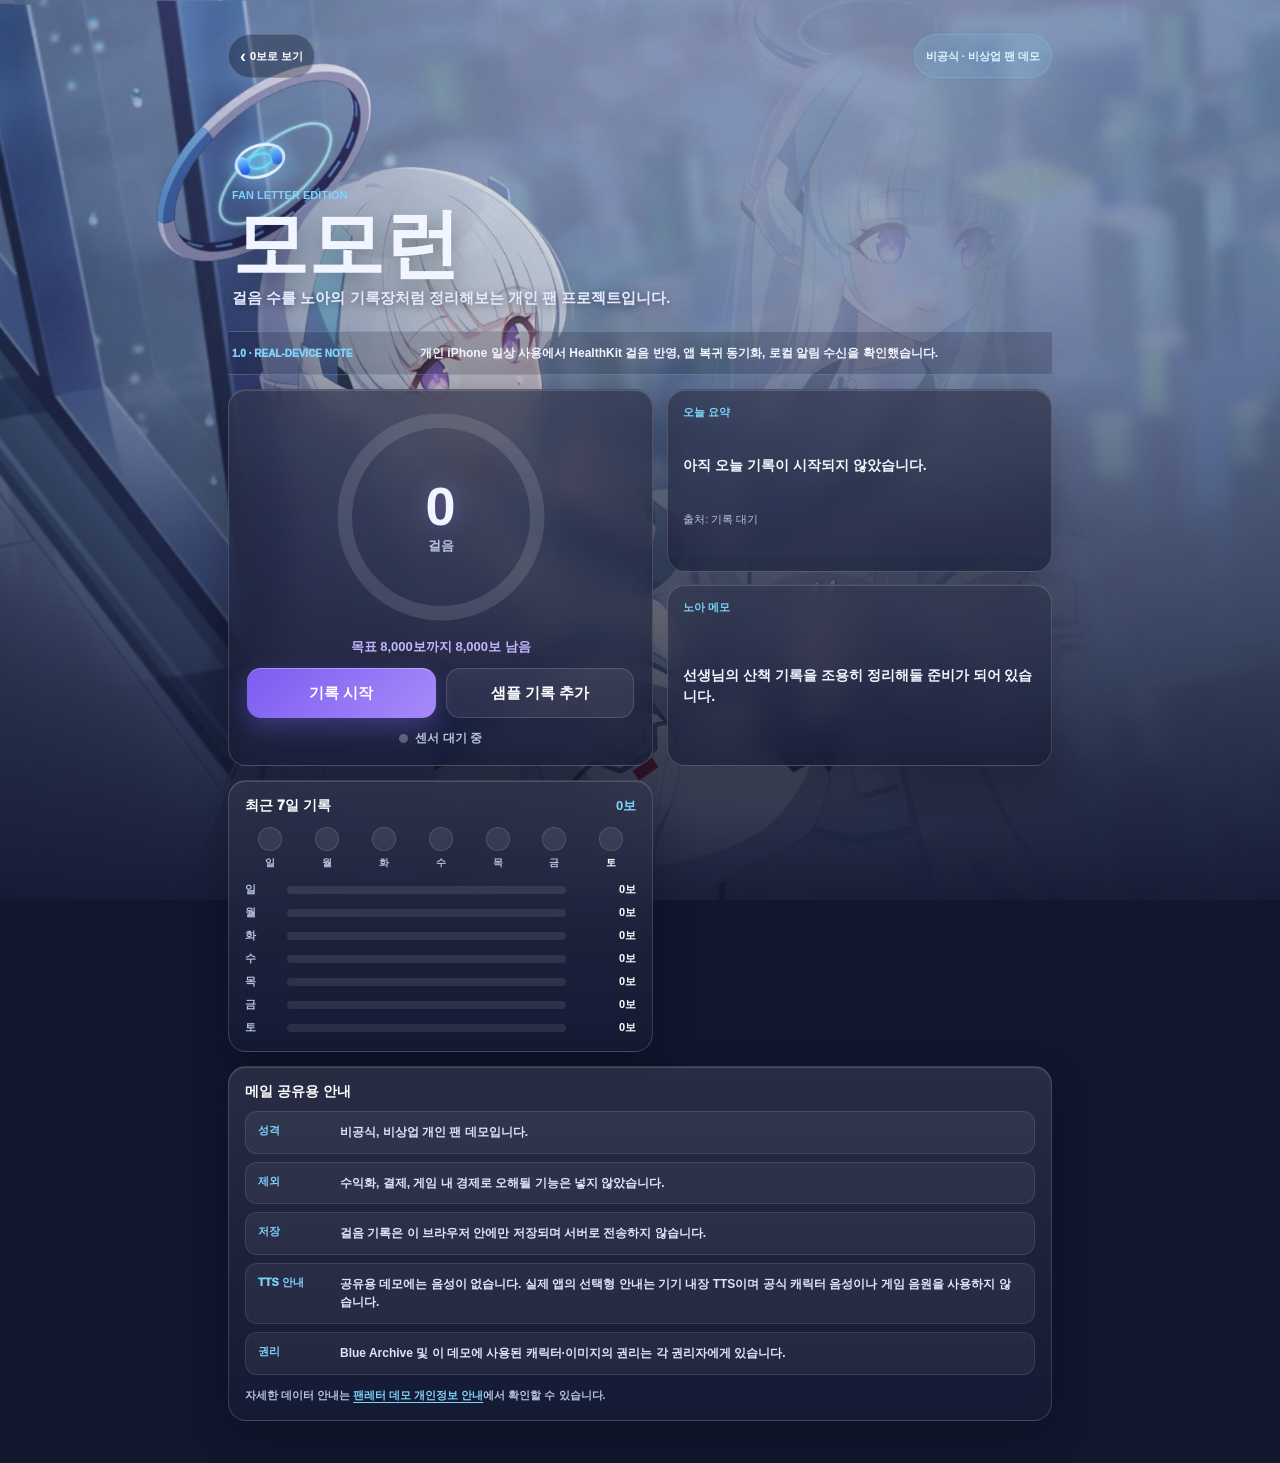
<file: fanmail.html>
<!DOCTYPE html>
<html lang="ko">
<head>
<meta charset="UTF-8" />
<meta name="viewport" content="width=device-width, initial-scale=1.0" />
<meta name="theme-color" content="#12162f" />
<title>모모런 - 팬레터 데모</title>
<link rel="stylesheet" href="css/fanmail.css" />
</head>
<body>
<main class="mail-app">
  <header class="mail-header">
    <a class="back-link" href="fanmail.html?reset=1" aria-label="팬레터 데모 기록을 0보로 초기화">
      <span aria-hidden="true">‹</span>
      0보로 보기
    </a>
    <div class="status-pill">비공식 · 비상업 팬 데모</div>
  </header>

  <section class="hero">
    <div class="noa-halo" aria-hidden="true">
      <span class="halo-outer"></span>
      <span class="halo-inner"></span>
      <span class="halo-chip left"></span>
      <span class="halo-chip right"></span>
    </div>
    <p class="eyebrow">FAN LETTER EDITION</p>
    <h1>모모런</h1>
    <p class="hero-copy">걸음 수를 노아의 기록장처럼 정리해보는 개인 팬 프로젝트입니다.</p>
  </section>

  <section class="field-note" aria-label="모모런 1.0 실사용 기록">
    <span>1.0 · REAL-DEVICE NOTE</span>
    <p>개인 iPhone 일상 사용에서 HealthKit 걸음 반영, 앱 복귀 동기화, 로컬 알림 수신을 확인했습니다.</p>
  </section>

  <section class="tracker-panel" aria-label="걸음 기록">
    <div class="ring-wrap">
      <svg class="ring" viewBox="0 0 240 240" aria-hidden="true">
        <circle cx="120" cy="120" r="106" fill="none" stroke="rgba(255,255,255,0.12)" stroke-width="16"/>
        <circle id="progress" cx="120" cy="120" r="106" fill="none" stroke="url(#mailGradient)" stroke-width="16"
                stroke-linecap="round" stroke-dasharray="666" stroke-dashoffset="666"/>
        <defs>
          <linearGradient id="mailGradient" x1="0" y1="0" x2="1" y2="1">
            <stop offset="0%" stop-color="#c4b5fd"/>
            <stop offset="100%" stop-color="#7dd3fc"/>
          </linearGradient>
        </defs>
      </svg>
      <div class="ring-center">
        <strong id="steps">0</strong>
        <span>걸음</span>
      </div>
    </div>
    <p id="goalText" class="goal-text">목표 8,000보까지 8,000보 남음</p>
    <div class="actions">
      <button id="toggle" class="primary-btn" type="button">기록 시작</button>
      <button id="sample" class="ghost-btn" type="button">샘플 기록 추가</button>
    </div>
    <div class="sensor-line" role="status" aria-live="polite">
      <span id="sensorDot" class="dot" aria-hidden="true"></span>
      <span id="sensorText">센서 대기 중</span>
    </div>
  </section>

  <section class="brief-grid" aria-label="팬레터 데모 요약">
    <article class="brief-card">
      <span class="kicker">오늘 요약</span>
      <p id="todayBrief">아직 오늘 기록이 시작되지 않았습니다.</p>
      <small id="sourceNote">출처: 기록 대기</small>
    </article>
    <article class="brief-card">
      <span class="kicker">노아 메모</span>
      <p id="noaMemo">선생님의 산책 기록을 조용히 정리해둘 준비가 되어 있습니다.</p>
    </article>
  </section>

  <section class="week-panel" aria-label="최근 7일 기록">
    <div class="section-title">
      <span>최근 7일 기록</span>
      <b id="weekTotal">0보</b>
    </div>
    <div id="weekStamps" class="week-stamps"></div>
    <div id="weekBars" class="week-bars"></div>
  </section>

  <section class="notice-panel" aria-label="팬 창작 안내">
    <h2>메일 공유용 안내</h2>
    <div class="notice-list">
      <article class="notice-item">
        <b>성격</b>
        <span>비공식, 비상업 개인 팬 데모입니다.</span>
      </article>
      <article class="notice-item">
        <b>제외</b>
        <span>수익화, 결제, 게임 내 경제로 오해될 기능은 넣지 않았습니다.</span>
      </article>
      <article class="notice-item">
        <b>저장</b>
        <span>걸음 기록은 이 브라우저 안에만 저장되며 서버로 전송하지 않습니다.</span>
      </article>
      <article class="notice-item">
        <b>TTS 안내</b>
        <span>공유용 데모에는 음성이 없습니다. 실제 앱의 선택형 안내는 기기 내장 TTS이며 공식 캐릭터 음성이나 게임 음원을 사용하지 않습니다.</span>
      </article>
      <article class="notice-item">
        <b>권리</b>
        <span>Blue Archive 및 이 데모에 사용된 캐릭터·이미지의 권리는 각 권리자에게 있습니다.</span>
      </article>
    </div>
    <p class="notice-footnote">
      자세한 데이터 안내는 <a href="fanmail-privacy.html">팬레터 데모 개인정보 안내</a>에서 확인할 수 있습니다.
    </p>
  </section>
</main>

<div id="toast" class="toast hidden" role="status" aria-live="polite"></div>

<script src="js/core.js"></script>
<script src="js/fanmail.js"></script>
</body>
</html>
</file>
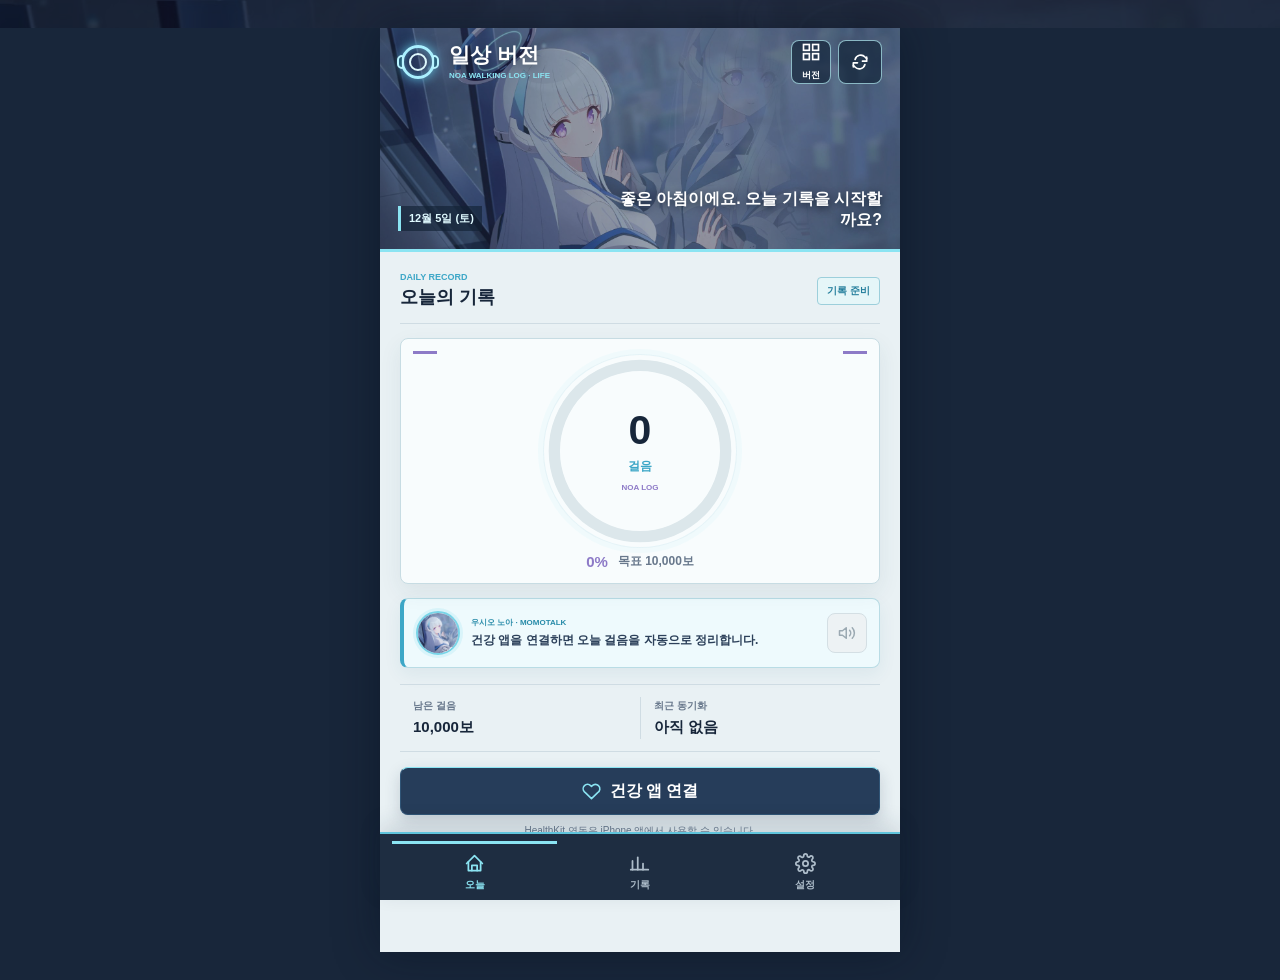
<file: life.html>
<!DOCTYPE html>
<html lang="ko" data-mode="life" data-theme-surface="life">
<head>
<meta charset="UTF-8" />
<meta name="viewport" content="width=device-width, initial-scale=1.0, viewport-fit=cover" />
<meta name="theme-color" content="#182334" />
<meta name="apple-mobile-web-app-capable" content="yes" />
<meta name="apple-mobile-web-app-status-bar-style" content="black-translucent" />
<meta name="apple-mobile-web-app-title" content="모모런 Life" />
<link rel="manifest" href="manifest.webmanifest" />
<link rel="apple-touch-icon" href="icon-192.png" />
<link rel="icon" href="icon-192.png" />
<title>모모런 - 일상 버전</title>
<script src="js/mode-router.js"></script>
<link rel="stylesheet" href="css/life.css" />
</head>
<body>
<div class="life-shell">
  <header class="life-hero">
    <div class="life-topbar">
      <div class="life-brand">
        <div class="noa-halo" aria-hidden="true">
          <span class="halo-outer"></span>
          <span class="halo-inner"></span>
          <span class="halo-chip left"></span>
          <span class="halo-chip right"></span>
        </div>
        <img class="base-pack-brand-avatar" src="icon-192.png" alt="" data-character-avatar />
        <div>
          <h1>일상 버전</h1>
          <small data-character-template="{label} WALKING LOG · LIFE">MOMORUN WALKING LOG · LIFE</small>
        </div>
      </div>
      <div class="life-top-actions">
        <a href="modes.html" class="icon-button mode-button" aria-label="모모런 버전 선택">
          <svg viewBox="0 0 24 24" fill="none" stroke="currentColor" stroke-width="2" aria-hidden="true"><rect x="3" y="3" width="7" height="7"></rect><rect x="14" y="3" width="7" height="7"></rect><rect x="3" y="14" width="7" height="7"></rect><rect x="14" y="14" width="7" height="7"></rect></svg>
          <span>버전</span>
        </a>
        <button id="quickSync" class="icon-button" type="button" aria-label="건강 앱 걸음 동기화" aria-busy="false" title="건강 앱 걸음 동기화">
          <svg viewBox="0 0 24 24" fill="none" stroke="currentColor" stroke-width="2" stroke-linecap="round" stroke-linejoin="round" aria-hidden="true">
            <path d="M20 6v5h-5"></path><path d="M4 18v-5h5"></path><path d="M6.1 9A7 7 0 0 1 18 6l2 2"></path><path d="M17.9 15A7 7 0 0 1 6 18l-2-2"></path>
          </svg>
        </button>
      </div>
    </div>
    <div class="hero-copy">
      <p id="todayDate">오늘</p>
      <strong id="heroGreeting">오늘 기록을 정리해 둘게요.</strong>
    </div>
  </header>

  <main class="life-main">
    <section id="todayPanel" class="tab-panel active" data-panel="today" role="tabpanel" aria-labelledby="tabToday">
      <div class="record-header">
        <div>
          <span>DAILY RECORD</span>
          <strong>오늘의 기록</strong>
        </div>
        <b id="recordStatus">기록 준비</b>
      </div>
      <div class="progress-section">
        <div id="lifeGoalProgress" class="ring-wrap" role="progressbar" aria-label="오늘 걸음 목표" aria-valuemin="0" aria-valuemax="100" aria-valuenow="0" aria-valuetext="0보, 목표 10,000보 중 0%">
          <svg class="progress-ring" viewBox="0 0 240 240" aria-hidden="true">
            <circle cx="120" cy="120" r="106" fill="none" stroke="#e5eaee" stroke-width="14"></circle>
            <circle id="lifeProgress" cx="120" cy="120" r="106" fill="none" stroke="#4da7c8" stroke-width="14" stroke-linecap="round" stroke-dasharray="666" stroke-dashoffset="666"></circle>
          </svg>
          <div class="ring-center">
            <strong id="lifeSteps">0</strong>
            <span>걸음</span>
            <small class="ring-character-label" data-character-template="{label} LOG">MOMORUN LOG</small>
          </div>
        </div>
        <div class="goal-line">
          <strong id="goalPercent">0%</strong>
          <span id="goalRemain">목표 10,000보</span>
        </div>
      </div>

      <div class="memo-strip">
        <img src="icon-192.png" alt="" data-character-avatar />
        <div class="memo-content">
          <span data-character-ui-template="memoLabel">모모런 · WALK NOTE</span>
          <p id="lifeMemo">건강 앱을 연결하면 오늘 걸음을 자동으로 정리합니다.</p>
        </div>
        <button id="speakMemo" class="memo-speak" type="button" aria-label="메모를 TTS로 듣기" title="메모를 TTS로 듣기">
          <svg viewBox="0 0 24 24" fill="none" stroke="currentColor" stroke-width="2" stroke-linecap="round" stroke-linejoin="round" aria-hidden="true"><polygon points="11 5 6 9 2 9 2 15 6 15 11 19 11 5"></polygon><path d="M15.5 8.5a5 5 0 0 1 0 7"></path><path d="M19 5a10 10 0 0 1 0 14"></path></svg>
        </button>
      </div>

      <div class="today-metrics" aria-label="오늘 기록 요약">
        <div>
          <span>남은 걸음</span>
          <strong id="remainingSteps">10,000보</strong>
        </div>
        <div>
          <span>최근 동기화</span>
          <strong id="lastSync">아직 없음</strong>
        </div>
      </div>

      <button id="syncHealth" class="primary-action" type="button" aria-busy="false">
        <svg viewBox="0 0 24 24" fill="none" stroke="currentColor" stroke-width="2" stroke-linecap="round" stroke-linejoin="round" aria-hidden="true"><path d="M20.8 4.6a5.5 5.5 0 0 0-7.8 0L12 5.6l-1.1-1a5.5 5.5 0 0 0-7.8 7.8l1.1 1L12 21l7.8-7.6a5.5 5.5 0 0 0 1-8.8z"></path></svg>
        <span id="syncHealthLabel">건강 앱 연결</span>
      </button>
      <p id="healthStatus" class="action-status" role="status" aria-live="polite">HealthKit은 선택한 경우에만 걸음 수를 읽습니다.</p>
    </section>

    <section id="recordsPanel" class="tab-panel" data-panel="records" role="tabpanel" aria-labelledby="tabRecords" hidden>
      <div class="section-heading">
        <div>
          <span>RECENT LOG</span>
          <h2>최근 7일</h2>
        </div>
        <strong id="weekTotal">0보</strong>
      </div>
      <article class="noa-week-card" aria-labelledby="weekCardTitle">
        <div class="week-card-top">
          <div>
            <span data-character-template="{label} WEEKLY NOTE">MOMORUN WEEKLY NOTE</span>
            <h3 id="weekCardTitle" data-character-template="{shortName}의 주간 기록">이번 주 기록</h3>
          </div>
          <time id="weekRange">최근 7일</time>
        </div>
        <div class="week-note">
          <img src="icon-192.png" alt="" data-character-avatar />
          <p id="weekMemo">이번 주 기록을 차분히 정리하고 있어요.</p>
          <button id="speakWeekMemo" class="memo-speak week-memo-speak" type="button" aria-label="주간 메모를 TTS로 듣기" title="주간 메모를 TTS로 듣기">
            <svg viewBox="0 0 24 24" fill="none" stroke="currentColor" stroke-width="2" stroke-linecap="round" stroke-linejoin="round" aria-hidden="true"><polygon points="11 5 6 9 2 9 2 15 6 15 11 19 11 5"></polygon><path d="M15.5 8.5a5 5 0 0 1 0 7"></path><path d="M19 5a10 10 0 0 1 0 14"></path></svg>
          </button>
        </div>
        <div class="week-card-metrics" aria-label="최근 7일 핵심 기록">
          <div><span>하루 평균</span><strong id="weekAverage">0보</strong></div>
          <div><span>목표 달성</span><strong id="weekGoals">0일</strong></div>
          <div class="week-best"><span>가장 많이 걸은 날</span><strong id="weekBest">기록 없음</strong></div>
        </div>
      </article>
      <div id="weekRecords" class="week-records"></div>
    </section>

    <section id="settingsPanel" class="tab-panel" data-panel="settings" role="tabpanel" aria-labelledby="tabSettings" hidden>
      <div class="section-heading settings-heading">
        <div>
          <span>LIFE SETTING</span>
          <h2>설정</h2>
        </div>
      </div>

      <div class="setting-group">
        <label class="goal-setting" for="goalInput">
          <span><b>하루 목표</b><small>100보 단위로 저장됩니다.</small></span>
          <span class="goal-input-wrap"><input id="goalInput" type="number" min="100" max="100000" step="100" inputmode="numeric" /><em>보</em></span>
        </label>
        <button id="saveGoal" class="secondary-action" type="button">목표 저장</button>
      </div>

      <div class="setting-group setting-list">
        <div class="setting-row">
          <span><b>걷기 알림</b><small>매일 오전 8시와 오후 8시</small></span>
          <button id="notificationToggle" class="switch" type="button" role="switch" aria-checked="false" aria-label="걷기 알림 켜기"><span></span></button>
        </div>
        <div class="setting-row">
          <span><b>TTS 안내 음성</b><small>기기 내장 음성합성, 기본 OFF</small></span>
          <button id="ttsToggle" class="switch" type="button" role="switch" aria-checked="false" aria-label="TTS 안내 음성 켜기"><span></span></button>
        </div>
        <p class="setting-note" data-character-ui="lifeTtsNote">TTS는 공식 캐릭터 음성이나 게임 음원이 아닙니다.</p>
        <div class="setting-row">
          <span><b>동작 센서 보조 측정</b><small>HealthKit을 쓰지 않을 때 화면을 켜고 측정</small></span>
          <button id="motionToggle" class="switch" type="button" role="switch" aria-checked="false" aria-label="동작 센서 보조 측정 켜기"><span></span></button>
        </div>
      </div>

      <div class="setting-group about-block">
        <div><b>모모런 일상 버전</b><span>Life · iPhone</span></div>
        <p>기록은 이 기기에 저장되며 HealthKit 걸음 수는 선택한 경우에만 읽습니다.</p>
        <div class="text-links">
          <a href="privacy.html">개인정보 안내</a>
          <a href="modes.html">세 버전 선택</a>
        </div>
        <small data-character-ui="lifeRights">비공식·비상업 팬 제작물이며 관련 권리는 각 권리자에게 있습니다.</small>
      </div>
    </section>
  </main>

  <nav class="life-nav" role="tablist" aria-label="주요 화면">
    <button id="tabToday" class="nav-item active" type="button" role="tab" data-tab="today" aria-controls="todayPanel" aria-selected="true">
      <svg viewBox="0 0 24 24" fill="none" stroke="currentColor" stroke-width="2" stroke-linecap="round" stroke-linejoin="round" aria-hidden="true"><path d="M3 12l9-9 9 9"></path><path d="M5 10v10h14V10"></path><path d="M9 20v-6h6v6"></path></svg>
      <span>오늘</span>
    </button>
    <button id="tabRecords" class="nav-item" type="button" role="tab" data-tab="records" aria-controls="recordsPanel" aria-selected="false">
      <svg viewBox="0 0 24 24" fill="none" stroke="currentColor" stroke-width="2" stroke-linecap="round" stroke-linejoin="round" aria-hidden="true"><path d="M4 19V9"></path><path d="M10 19V5"></path><path d="M16 19v-7"></path><path d="M22 19H2"></path></svg>
      <span>기록</span>
    </button>
    <button id="tabSettings" class="nav-item" type="button" role="tab" data-tab="settings" aria-controls="settingsPanel" aria-selected="false">
      <svg viewBox="0 0 24 24" fill="none" stroke="currentColor" stroke-width="2" stroke-linecap="round" stroke-linejoin="round" aria-hidden="true"><circle cx="12" cy="12" r="3"></circle><path d="M19.4 15a1.7 1.7 0 0 0 .3 1.8l.1.1a2 2 0 1 1-2.8 2.8l-.1-.1a1.7 1.7 0 0 0-1.8-.3 1.7 1.7 0 0 0-1 1.5V21a2 2 0 1 1-4 0v-.1a1.7 1.7 0 0 0-1-1.5 1.7 1.7 0 0 0-1.8.3l-.1.1a2 2 0 1 1-2.8-2.8l.1-.1a1.7 1.7 0 0 0 .3-1.8 1.7 1.7 0 0 0-1.5-1H3a2 2 0 1 1 0-4h.1a1.7 1.7 0 0 0 1.5-1 1.7 1.7 0 0 0-.3-1.8l-.1-.1a2 2 0 1 1 2.8-2.8l.1.1a1.7 1.7 0 0 0 1.8.3h.1a1.7 1.7 0 0 0 1-1.5V3a2 2 0 1 1 4 0v.1a1.7 1.7 0 0 0 1 1.5 1.7 1.7 0 0 0 1.8-.3l.1-.1a2 2 0 1 1 2.8 2.8l-.1.1a1.7 1.7 0 0 0-.3 1.8v.1a1.7 1.7 0 0 0 1.5 1h.1a2 2 0 1 1 0 4h-.1a1.7 1.7 0 0 0-1.5 1z"></path></svg>
      <span>설정</span>
    </button>
  </nav>
</div>

<div id="lifeToast" class="life-toast" role="status" aria-live="polite" hidden></div>

<script src="js/core.js"></script>
<script src="characters/noa.js"></script>
<!-- WEB_ORIGINAL_SAMPLE_START -->
<script src="original/lumi/character.js"></script>
<script src="original/companion/character.js"></script>
<!-- WEB_ORIGINAL_SAMPLE_END -->
<script src="js/character-loader.js"></script>
<script src="js/character-theme.js"></script>
<script src="js/life.js"></script>
</body>
</html>
</file>
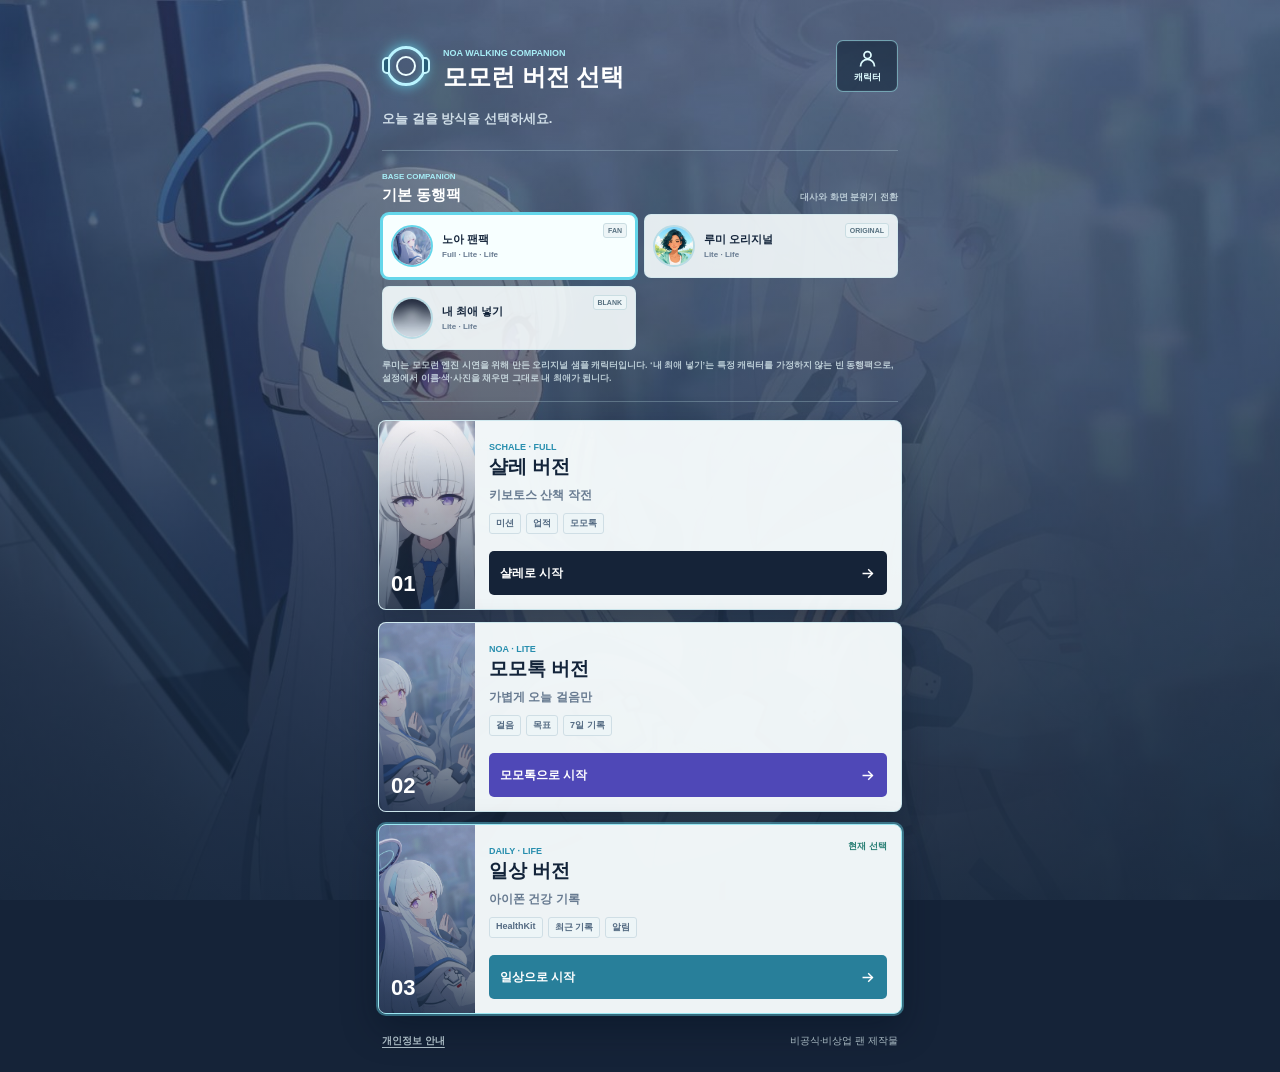
<file: modes.html>
<!DOCTYPE html>
<html lang="ko" data-mode="selector" data-theme-surface="selector">
<head>
<meta charset="UTF-8" />
<meta name="viewport" content="width=device-width, initial-scale=1.0, viewport-fit=cover" />
<meta name="theme-color" content="#152338" />
<meta name="apple-mobile-web-app-capable" content="yes" />
<meta name="apple-mobile-web-app-status-bar-style" content="black-translucent" />
<meta name="apple-mobile-web-app-title" content="모모런" />
<link rel="manifest" href="manifest.webmanifest" />
<link rel="apple-touch-icon" href="icon-192.png" />
<link rel="icon" href="icon-192.png" />
<title>모모런 버전 선택</title>
<script src="js/mode-router.js"></script>
<link rel="stylesheet" href="css/modes.css" />
</head>
<body>
<main class="mode-shell">
  <header class="mode-header">
    <div class="mode-header-top">
      <div class="mode-brand">
        <div class="noa-halo" aria-hidden="true">
          <span class="halo-outer"></span>
          <span class="halo-inner"></span>
          <span class="halo-chip left"></span>
          <span class="halo-chip right"></span>
        </div>
        <img class="base-pack-brand-avatar" src="icon-192.png" alt="" data-character-avatar />
        <div>
          <span class="mode-kicker" data-character-template="{label} WALKING COMPANION">MOMORUN WALKING COMPANION</span>
          <h1>모모런 버전 선택</h1>
        </div>
      </div>
      <button id="characterSettingsOpen" class="character-settings-open" type="button" aria-label="캐릭터 설정 열기" title="캐릭터 설정">
        <svg viewBox="0 0 24 24" fill="none" stroke="currentColor" stroke-width="2" aria-hidden="true"><circle cx="12" cy="8" r="4"></circle><path d="M4 21a8 8 0 0 1 16 0"></path></svg>
        <span>캐릭터</span>
      </button>
    </div>
    <p>오늘 걸을 방식을 선택하세요.</p>
  </header>

  <!-- WEB_ORIGINAL_SAMPLE_START -->
  <section class="base-pack-selector" aria-labelledby="basePackTitle">
    <div class="base-pack-heading">
      <div>
        <span>BASE COMPANION</span>
        <h2 id="basePackTitle">기본 동행팩</h2>
      </div>
      <small>대사와 화면 분위기 전환</small>
    </div>
    <div class="base-pack-options">
      <button class="base-pack-option active" type="button" data-base-pack-target="noa" aria-pressed="true">
        <img src="icon-192.png" alt="" />
        <span><b>노아 팬팩</b><small>Full · Lite · Life</small></span>
        <em>FAN</em>
      </button>
      <button class="base-pack-option" type="button" data-base-pack-target="lumi" aria-pressed="false">
        <img src="original/lumi/avatar.jpg" alt="" />
        <span><b>루미 오리지널</b><small>Lite · Life</small></span>
        <em>ORIGINAL</em>
      </button>
      <button class="base-pack-option" type="button" data-base-pack-target="companion" aria-pressed="false">
        <img src="original/companion/avatar.jpg" alt="" />
        <span><b>내 최애 넣기</b><small>Lite · Life</small></span>
        <em>BLANK</em>
      </button>
    </div>
    <p>루미는 모모런 엔진 시연을 위해 만든 오리지널 샘플 캐릭터입니다. ‘내 최애 넣기’는 특정 캐릭터를 가정하지 않는 빈 동행팩으로, 설정에서 이름·색·사진을 채우면 그대로 내 최애가 됩니다.</p>
    <div id="blankPackHint" class="blank-pack-hint" hidden>
      <div>
        <strong>아직 비어 있는 액자예요</strong>
        <small>이름·색·사진을 채우면 오늘부터 내 최애와 함께 걷습니다.</small>
      </div>
      <button id="blankPackHintAction" class="blank-pack-hint-action" type="button">최애 채우기</button>
    </div>
  </section>
  <!-- WEB_ORIGINAL_SAMPLE_END -->

  <section class="mode-list" aria-label="모모런 버전">
    <article class="mode-card mode-schale" data-mode-card="schale">
      <div class="mode-art" aria-hidden="true"><span>01</span></div>
      <div class="mode-copy">
        <div class="mode-title-line">
          <div>
            <span>SCHALE · FULL</span>
            <h2>샬레 버전</h2>
          </div>
          <b data-mode-status></b>
        </div>
        <p>키보토스 산책 작전</p>
        <div class="mode-tags" aria-label="샬레 버전 주요 기능">
          <span>미션</span><span>업적</span><span>모모톡</span>
        </div>
        <a href="index.html?mode=schale" class="mode-action" data-mode-target="schale">
          <span>샬레로 시작</span>
          <svg viewBox="0 0 24 24" fill="none" stroke="currentColor" stroke-width="2" aria-hidden="true"><path d="M5 12h14"></path><path d="m13 6 6 6-6 6"></path></svg>
        </a>
      </div>
    </article>

    <article class="mode-card mode-lite" data-mode-card="lite">
      <div class="mode-art" aria-hidden="true"><span>02</span></div>
      <div class="mode-copy">
        <div class="mode-title-line">
          <div>
            <span data-character-template="{label} · LITE">MOMORUN · LITE</span>
            <h2 data-character-ui="selectorLiteTitle">모모톡 버전</h2>
          </div>
          <b data-mode-status></b>
        </div>
        <p>가볍게 오늘 걸음만</p>
        <div class="mode-tags" aria-label="라이트 버전 주요 기능">
          <span>걸음</span><span>목표</span><span>7일 기록</span>
        </div>
        <a href="momotalk.html" class="mode-action" data-mode-target="lite">
          <span data-character-ui="selectorLiteAction">모모톡으로 시작</span>
          <svg viewBox="0 0 24 24" fill="none" stroke="currentColor" stroke-width="2" aria-hidden="true"><path d="M5 12h14"></path><path d="m13 6 6 6-6 6"></path></svg>
        </a>
      </div>
    </article>

    <article class="mode-card mode-life" data-mode-card="life">
      <div class="mode-art" aria-hidden="true"><span>03</span></div>
      <div class="mode-copy">
        <div class="mode-title-line">
          <div>
            <span>DAILY · LIFE</span>
            <h2>일상 버전</h2>
          </div>
          <b data-mode-status></b>
        </div>
        <p>아이폰 건강 기록</p>
        <div class="mode-tags" aria-label="일상 버전 주요 기능">
          <span>HealthKit</span><span>최근 기록</span><span>알림</span>
        </div>
        <a href="life.html" class="mode-action" data-mode-target="life">
          <span>일상으로 시작</span>
          <svg viewBox="0 0 24 24" fill="none" stroke="currentColor" stroke-width="2" aria-hidden="true"><path d="M5 12h14"></path><path d="m13 6 6 6-6 6"></path></svg>
        </a>
      </div>
    </article>
  </section>

  <footer class="mode-footer">
    <a href="privacy.html">개인정보 안내</a>
    <span data-character-ui="selectorRights">비공식·비상업 팬 제작물</span>
  </footer>
</main>

<div id="characterSettingsModal" class="character-settings-modal" role="dialog" aria-modal="true" aria-labelledby="characterSettingsTitle" aria-hidden="true" hidden>
  <section id="characterSettingsDialog" class="character-settings-dialog">
    <header class="character-dialog-header">
      <div>
        <span>LOCAL CHARACTER</span>
        <h2 id="characterSettingsTitle">캐릭터 설정</h2>
      </div>
      <button id="characterSettingsClose" class="character-dialog-close" type="button" aria-label="캐릭터 설정 닫기" title="닫기">
        <svg viewBox="0 0 24 24" fill="none" stroke="currentColor" stroke-width="2" aria-hidden="true"><path d="M18 6 6 18"></path><path d="m6 6 12 12"></path></svg>
      </button>
    </header>

    <div class="character-preview">
      <img id="characterPreviewImage" src="icon-192.png" alt="" data-character-avatar />
      <div>
        <span id="characterPreviewStatus">기본 이미지</span>
        <strong id="characterPreviewName" data-character-name>모모런</strong>
        <small>WALKING COMPANION</small>
      </div>
    </div>

    <form id="characterSettingsForm" class="character-settings-form">
      <label class="character-field" for="characterNameInput">
        <span>표시 이름</span>
        <input id="characterNameInput" type="text" maxlength="24" autocomplete="off" value="" />
      </label>

      <fieldset class="character-color-field">
        <legend>포인트 색상</legend>
        <div id="characterColorSwatches" class="character-color-swatches">
          <button type="button" data-character-color="#64d6ea" style="--swatch:#64d6ea" aria-label="하늘색" aria-pressed="true"></button>
          <button type="button" data-character-color="#8b7ce8" style="--swatch:#8b7ce8" aria-label="보라색" aria-pressed="false"></button>
          <button type="button" data-character-color="#2e9b7f" style="--swatch:#2e9b7f" aria-label="청록색" aria-pressed="false"></button>
          <button type="button" data-character-color="#d15c74" style="--swatch:#d15c74" aria-label="장미색" aria-pressed="false"></button>
          <button type="button" data-character-color="#d19a37" style="--swatch:#d19a37" aria-label="금색" aria-pressed="false"></button>
        </div>
        <label class="character-color-custom" for="characterColorInput">
          <span>직접 선택</span>
          <input id="characterColorInput" type="color" value="#64d6ea" />
        </label>
      </fieldset>

      <div class="character-image-field">
        <div>
          <span>대표 이미지</span>
          <small>JPG · PNG · WebP · HEIC / 최대 8MB</small>
        </div>
        <div class="character-image-actions">
          <button id="characterImageChoose" type="button">
            <svg viewBox="0 0 24 24" fill="none" stroke="currentColor" stroke-width="2" aria-hidden="true"><path d="M12 3v12"></path><path d="m7 8 5-5 5 5"></path><path d="M5 21h14"></path></svg>
            이미지 선택
          </button>
          <button id="characterImageRemove" type="button" disabled>
            <svg viewBox="0 0 24 24" fill="none" stroke="currentColor" stroke-width="2" aria-hidden="true"><path d="M3 6h18"></path><path d="M8 6V4h8v2"></path><path d="m19 6-1 15H6L5 6"></path></svg>
            이미지 제거
          </button>
          <input id="characterImageInput" type="file" accept="image/jpeg,image/png,image/webp,image/heic,image/heif" hidden />
        </div>
      </div>

      <section class="character-pack-field" aria-labelledby="characterPackTitle">
        <div class="character-pack-heading">
          <div>
            <span id="characterPackTitle">캐릭터 팩</span>
            <small>이름 · 색상 · 대표 이미지만 포함</small>
          </div>
          <span class="character-pack-version">VISUAL v1</span>
        </div>
        <div class="character-pack-actions">
          <button id="characterPackExport" type="button" aria-describedby="characterPackNote">
            <svg viewBox="0 0 24 24" fill="none" stroke="currentColor" stroke-width="2" aria-hidden="true"><path d="M12 21V9"></path><path d="m7 16 5 5 5-5"></path><path d="M5 3h14v6"></path></svg>
            팩 내보내기
          </button>
          <button id="characterPackImport" type="button" aria-describedby="characterPackNote">
            <svg viewBox="0 0 24 24" fill="none" stroke="currentColor" stroke-width="2" aria-hidden="true"><path d="M12 3v12"></path><path d="m7 8 5-5 5 5"></path><path d="M5 21h14v-6"></path></svg>
            팩 가져오기
          </button>
          <input id="characterPackInput" type="file" accept=".json,.momorun.json,application/json" hidden />
        </div>
        <p id="characterPackStatus" class="character-pack-status" role="status" aria-live="polite" hidden></p>
        <p id="characterPackNote" class="character-pack-note">가져온 팩은 미리보기에만 놓입니다. 확인 후 ‘설정 저장’을 눌러야 적용됩니다.</p>
      </section>

      <p class="character-local-note">설정과 이미지는 이 기기에만 저장됩니다. 사용 권한이 있는 이미지만 선택해 주세요.</p>
      <p class="character-base-pack-note" data-character-ui="settingsBaseNote">대사와 반응은 현재 노아 기본팩을 사용합니다.</p>

      <footer class="character-dialog-actions">
        <button id="characterSettingsReset" class="character-reset" type="button">기본값 복원</button>
        <button id="characterSettingsSave" class="character-save" type="submit">설정 저장</button>
      </footer>
    </form>
  </section>
</div>

<div id="characterSettingsToast" class="character-settings-toast" role="status" aria-live="polite" hidden></div>

<script src="js/core.js"></script>
<script src="characters/noa.js"></script>
<!-- WEB_ORIGINAL_SAMPLE_START -->
<script src="original/lumi/character.js"></script>
<script src="original/companion/character.js"></script>
<!-- WEB_ORIGINAL_SAMPLE_END -->
<script src="js/character-loader.js"></script>
<script src="js/character-theme.js"></script>
<script src="js/character-settings.js"></script>
</body>
</html>
</file>
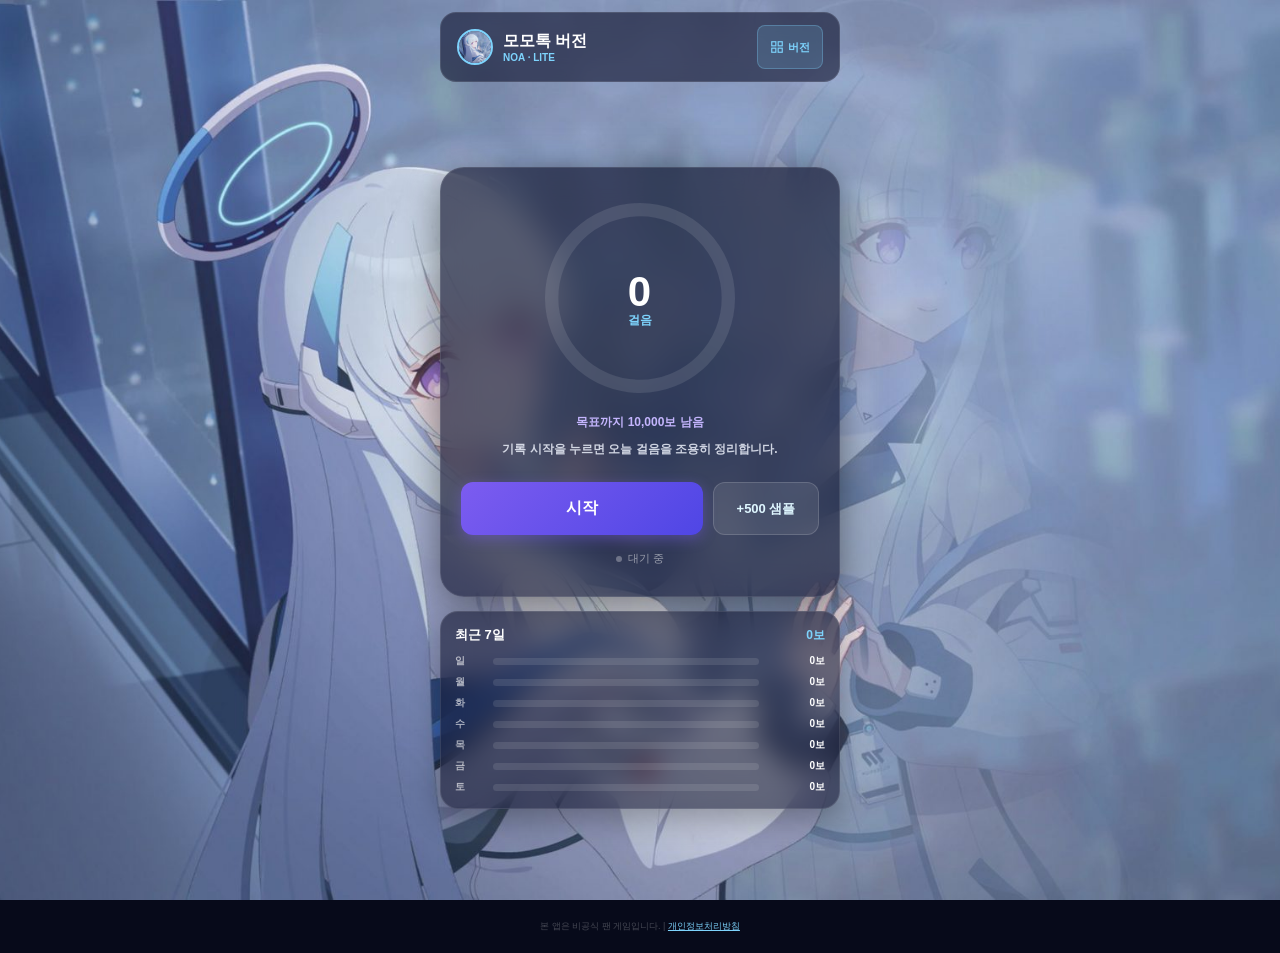
<file: momotalk.html>
<!DOCTYPE html>
<html lang="ko" data-mode="lite" data-theme-surface="lite">
<head>
<meta charset="UTF-8" />
<meta name="viewport" content="width=device-width, initial-scale=1.0, viewport-fit=cover" />
<meta name="theme-color" content="#070a1a" />
<meta name="apple-mobile-web-app-capable" content="yes" />
<meta name="apple-mobile-web-app-status-bar-style" content="black-translucent" />
<meta name="apple-mobile-web-app-title" content="모모런 라이트" />
<link rel="manifest" href="manifest.webmanifest" />
<link rel="apple-touch-icon" href="icon-192.png" />
<link rel="icon" href="icon-192.png" />
<title>모모런 - 라이트 버전</title>
<script src="js/mode-router.js"></script>
<link rel="stylesheet" href="css/lite.css" />
</head>
<body>
<div class="lite-app">
  <header>
    <div class="brand-lite">
      <img src="icon-192.png" alt="" data-character-avatar>
      <div>
        <h1 data-character-ui="liteTitle">모모톡 버전</h1>
        <small data-character-template="{label} · LITE">MOMORUN · LITE</small>
      </div>
    </div>
    <a href="modes.html" class="switch-btn" aria-label="모모런 버전 선택">
      <svg width="14" height="14" viewBox="0 0 24 24" fill="none" stroke="currentColor" stroke-width="2" aria-hidden="true"><rect x="3" y="3" width="7" height="7"></rect><rect x="14" y="3" width="7" height="7"></rect><rect x="3" y="14" width="7" height="7"></rect><rect x="14" y="14" width="7" height="7"></rect></svg>
      버전
    </a>
  </header>

  <div class="spacer"></div>

  <div class="panel">
    <div id="liteGoalProgress" class="ring-wrap" role="progressbar" aria-label="오늘 걸음 목표" aria-valuemin="0" aria-valuemax="100" aria-valuenow="0" aria-valuetext="0보, 목표 10,000보 중 0%">
      <svg class="ring" viewBox="0 0 240 240" aria-hidden="true">
        <circle cx="120" cy="120" r="106" fill="none" stroke="rgba(255,255,255,0.1)" stroke-width="16"/>
        <circle id="prog" cx="120" cy="120" r="106" fill="none" stroke="#7dd3fc" stroke-width="16"
                stroke-linecap="round" stroke-dasharray="666" stroke-dashoffset="666"/>
      </svg>
      <div class="center-content">
        <div class="steps" id="steps">0</div>
        <div class="steps-label">걸음</div>
      </div>
    </div>
    <div class="goal-txt" id="goaltxt">목표까지 남음</div>
    <div class="lite-memo" id="liteMemo">기록 시작을 누르면 오늘 걸음을 조용히 정리합니다.</div>
    
    <div class="controls">
      <button class="btn-main" id="toggle" type="button">시작</button>
      <button class="btn-sub" id="sample" type="button">+500 샘플</button>
    </div>
    
    <div class="sensor-state" role="status" aria-live="polite">
      <span class="dot" id="dot" aria-hidden="true"></span>
      <span id="sensorTxt">대기 중</span>
    </div>
  </div>

  <section class="lite-week" aria-label="최근 7일 기록">
    <div class="lite-week-title">
      <span>최근 7일</span>
      <b id="liteWeekTotal">0보</b>
    </div>
    <div id="liteWeekBars" class="lite-week-bars"></div>
  </section>
  
  <div class="spacer"></div>
</div>

<div id="toast" class="lite-toast hidden" role="status" aria-live="polite"></div>

<footer class="lite-footer">
  <span data-character-ui="liteFooter">본 앱은 비공식 팬 게임입니다.</span> | <a href="privacy.html">개인정보처리방침</a>
</footer>

<script src="js/core.js"></script>
<script src="characters/noa.js"></script>
<!-- WEB_ORIGINAL_SAMPLE_START -->
<script src="original/lumi/character.js"></script>
<script src="original/companion/character.js"></script>
<!-- WEB_ORIGINAL_SAMPLE_END -->
<script src="js/character-loader.js"></script>
<script src="js/character-theme.js"></script>
<script src="js/lite.js"></script>
</body>
</html>
</file>
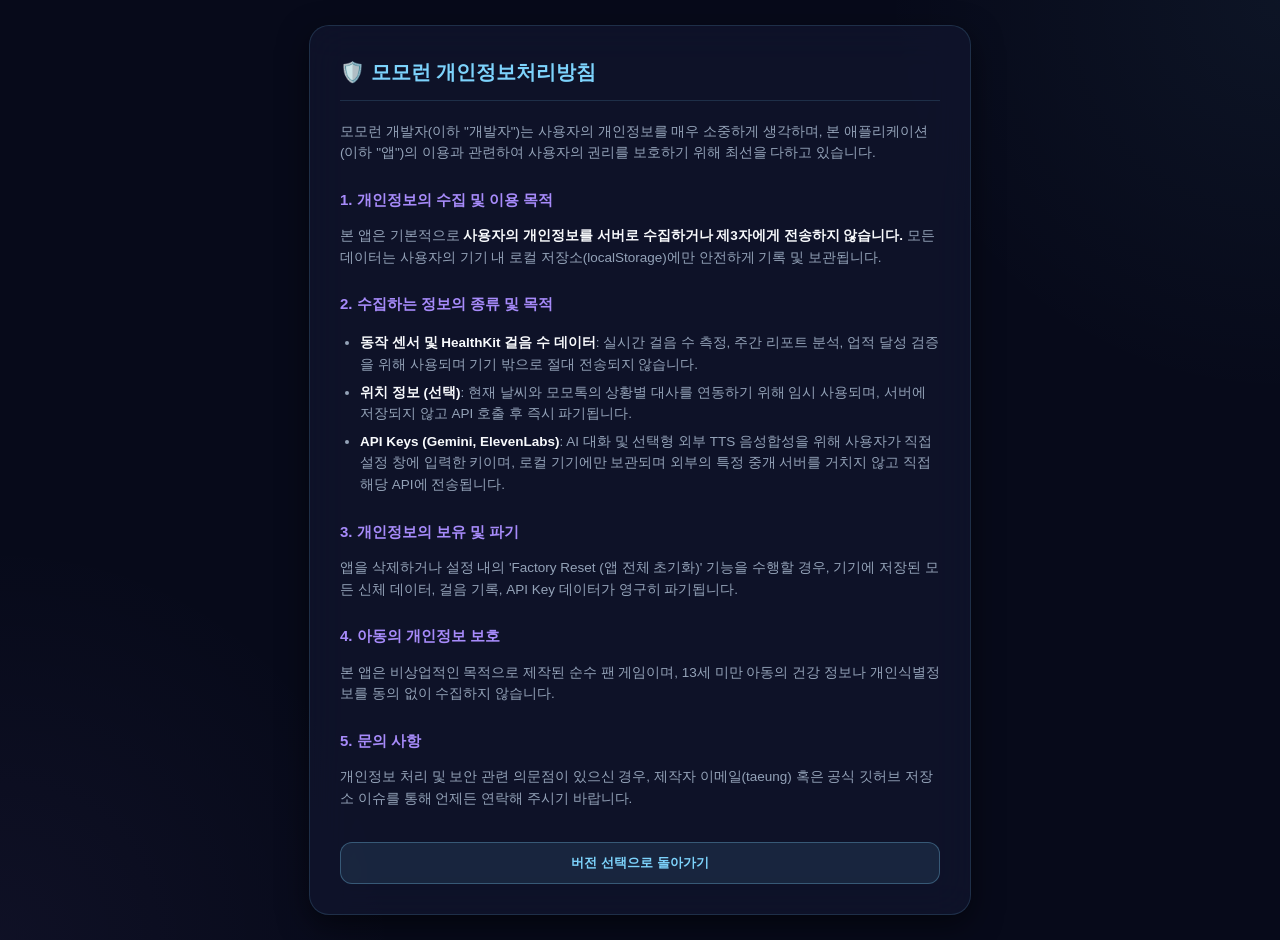
<file: privacy.html>
<!DOCTYPE html>
<html lang="ko">
<head>
<meta charset="UTF-8">
<meta name="viewport" content="width=device-width, initial-scale=1.0" />
<title>모모런 - 개인정보처리방침</title>
<style>
  :root {
    --bg-dark: #070a1a;
    --panel-bg: rgba(18, 22, 47, 0.7);
    --border-color: rgba(125, 211, 252, 0.15);
    --text-primary: #f8fafc;
    --text-secondary: #94a3b8;
    --blue-accent: #7dd3fc;
    --violet-accent: #a78bfa;
  }
  
  body {
    background-color: var(--bg-dark);
    background-image: radial-gradient(circle at top right, rgba(125,211,252,0.05), transparent 400px),
                      radial-gradient(circle at bottom left, rgba(167,139,250,0.05), transparent 400px);
    color: var(--text-primary);
    font-family: -apple-system, BlinkMacSystemFont, "Segoe UI", Roboto, "Helvetica Neue", Arial, sans-serif;
    line-height: 1.6;
    margin: 0;
    padding: 20px;
    display: flex;
    justify-content: center;
    align-items: center;
    min-height: 100vh;
  }

  .container {
    background: var(--panel-bg);
    backdrop-filter: blur(20px);
    -webkit-backdrop-filter: blur(20px);
    border: 1px solid var(--border-color);
    border-radius: 20px;
    padding: 30px;
    max-width: 600px;
    width: 100%;
    box-shadow: 0 10px 30px rgba(0, 0, 0, 0.5);
  }

  h1 {
    font-size: 20px;
    color: var(--blue-accent);
    margin-top: 0;
    margin-bottom: 20px;
    border-bottom: 1px solid var(--border-color);
    padding-bottom: 12px;
    display: flex;
    align-items: center;
    gap: 8px;
  }

  h2 {
    font-size: 15px;
    color: var(--violet-accent);
    margin-top: 24px;
    margin-bottom: 10px;
  }

  p, li {
    font-size: 13.5px;
    color: var(--text-secondary);
    margin-bottom: 12px;
  }

  ul {
    padding-left: 20px;
    margin-bottom: 16px;
  }

  li {
    margin-bottom: 6px;
  }

  .highlight {
    color: var(--text-primary);
    font-weight: 600;
  }

  .back-btn {
    display: inline-flex;
    align-items: center;
    justify-content: center;
    background: rgba(125, 211, 252, 0.1);
    color: var(--blue-accent);
    border: 1px solid rgba(125, 211, 252, 0.3);
    padding: 10px 20px;
    border-radius: 12px;
    text-decoration: none;
    font-size: 13px;
    font-weight: 600;
    margin-top: 20px;
    transition: all 0.2s ease;
    width: 100%;
    box-sizing: border-box;
    cursor: pointer;
  }

  .back-btn:hover {
    background: rgba(125, 211, 252, 0.2);
    border-color: var(--blue-accent);
  }

  .back-btn:focus-visible {
    outline: 3px solid var(--blue-accent);
    outline-offset: 3px;
  }
</style>
</head>
<body>

<div class="container">
  <h1>🛡️ 모모런 개인정보처리방침</h1>
  
  <p>모모런 개발자(이하 "개발자")는 사용자의 개인정보를 매우 소중하게 생각하며, 본 애플리케이션(이하 "앱")의 이용과 관련하여 사용자의 권리를 보호하기 위해 최선을 다하고 있습니다.</p>
  
  <h2>1. 개인정보의 수집 및 이용 목적</h2>
  <p>본 앱은 기본적으로 <span class="highlight">사용자의 개인정보를 서버로 수집하거나 제3자에게 전송하지 않습니다.</span> 모든 데이터는 사용자의 기기 내 로컬 저장소(localStorage)에만 안전하게 기록 및 보관됩니다.</p>
  
  <h2>2. 수집하는 정보의 종류 및 목적</h2>
  <ul>
    <li><span class="highlight">동작 센서 및 HealthKit 걸음 수 데이터</span>: 실시간 걸음 수 측정, 주간 리포트 분석, 업적 달성 검증을 위해 사용되며 기기 밖으로 절대 전송되지 않습니다.</li>
    <li><span class="highlight">위치 정보 (선택)</span>: 현재 날씨와 모모톡의 상황별 대사를 연동하기 위해 임시 사용되며, 서버에 저장되지 않고 API 호출 후 즉시 파기됩니다.</li>
    <li><span class="highlight">API Keys (Gemini, ElevenLabs)</span>: AI 대화 및 선택형 외부 TTS 음성합성을 위해 사용자가 직접 설정 창에 입력한 키이며, 로컬 기기에만 보관되며 외부의 특정 중개 서버를 거치지 않고 직접 해당 API에 전송됩니다.</li>
  </ul>

  <h2>3. 개인정보의 보유 및 파기</h2>
  <p>앱을 삭제하거나 설정 내의 'Factory Reset (앱 전체 초기화)' 기능을 수행할 경우, 기기에 저장된 모든 신체 데이터, 걸음 기록, API Key 데이터가 영구히 파기됩니다.</p>

  <h2>4. 아동의 개인정보 보호</h2>
  <p>본 앱은 비상업적인 목적으로 제작된 순수 팬 게임이며, 13세 미만 아동의 건강 정보나 개인식별정보를 동의 없이 수집하지 않습니다.</p>

  <h2>5. 문의 사항</h2>
  <p>개인정보 처리 및 보안 관련 의문점이 있으신 경우, 제작자 이메일(taeung) 혹은 공식 깃허브 저장소 이슈를 통해 언제든 연락해 주시기 바랍니다.</p>

  <a href="modes.html" class="back-btn">버전 선택으로 돌아가기</a>
</div>

</body>
</html>
</file>
<file: css/style.css>
:root {
    --bg: #12162f;
    --bg2: #1a2144;
    --panel: rgba(14,18,44,0.62);
    --line: rgba(125,211,252,0.24);
    --violet: #a78bfa;
    --violet-deep: #7c5cf0;
    --violet-soft: #c4b5fd;
    --cyan: #7dd3fc;
    --blue: #93c5fd;
    --gold: #ffd36b;
    --text: #ece8ff;
    --muted: #b4bddc;
    --track: rgba(147,197,253,0.14);
    --good: #7ff0b2;
    --ink: rgba(7,10,26,0.42);
  }
  * { box-sizing: border-box; -webkit-tap-highlight-color: transparent; }
	[hidden] { display: none !important; }
	:where(button, a, input, select, textarea):focus-visible {
	  outline: 3px solid var(--cyan);
	  outline-offset: 3px;
	}
	  html {
	    margin: 0;
	    min-height: 100%;
	    height: auto;
	    overflow-x: hidden;
	    overflow-y: auto;
	    -webkit-text-size-adjust: 100%;
	    text-size-adjust: 100%;
	  }
  body {
    margin: 0;
    font-family: -apple-system, BlinkMacSystemFont, "Apple SD Gothic Neo", "Pretendard", sans-serif;
    color: var(--text);
    background: var(--bg);
    min-height: 100vh;
    min-height: 100dvh;
    height: auto;
    display: block;
    overflow-x: hidden;
  }
  /* Noa artwork background (responsive: portrait on phones, landscape on wide screens) */
  body::before {
    content: ""; position: fixed; inset: 0; z-index: -2;
    background-color: var(--bg);
    background-image: var(--character-bg-mobile, url("../noa-mobile.jpg"));
    background-repeat: no-repeat;
    background-size: auto 94vh;
    background-position: top center;
  }
  /* Dark scrim: lighter at top so Noa shows, darker below for legibility */
  body::after {
    content: ""; position: fixed; inset: 0; z-index: -1;
    background: linear-gradient(180deg,
      rgba(18,22,47,0.02) 0%,
      rgba(18,22,47,0.10) 36%,
      rgba(18,22,47,0.58) 62%,
      rgba(18,22,47,0.96) 100%);
  }
  /* Shop Themes (Mobile Default) */
  body.theme-1::before { background-image: var(--character-bg-theme-1-mobile, url("../noa1-mobile.jpg")); background-size: cover; }
  body.theme-2::before { background-image: var(--character-bg-theme-2-mobile, url("../noa2-mobile.jpg")); background-size: cover; }
  body.theme-3::before { background-image: var(--character-bg-theme-3-mobile, url("../noa3-mobile.jpg")); background-size: cover; }

  @media (min-width: 700px) {
    body::before {
      background-image: var(--character-bg-desktop, url("../noa-desktop.jpg"));
      background-size: cover;
      background-position: center;
    }
    /* Shop Themes (Desktop) */
    body.theme-1::before { background-image: var(--character-bg-theme-1-desktop, url("../noa1-desktop.jpg")); }
    body.theme-2::before { background-image: var(--character-bg-theme-2-desktop, url("../noa2-desktop.jpg")); }
    body.theme-3::before { background-image: var(--character-bg-theme-3-desktop, url("../noa3-desktop.jpg")); }
  }
  
  .app {
    width: 100%;
    max-width: 440px;
    min-height: 100vh;
    min-height: 100dvh;
    padding: calc(env(safe-area-inset-top, 0px) + 22px) 20px calc(env(safe-area-inset-bottom, 0px) + 40px);
    display: flex;
    flex-direction: column;
    gap: 16px;
    margin: 0 auto;
  }

  @media (min-width: 1024px) {
    .app { max-width: 900px; padding: calc(env(safe-area-inset-top, 0px) + 40px) 20px calc(env(safe-area-inset-bottom, 0px) + 40px); }
    .desktop-grid {
      display: grid;
      grid-template-columns: 1fr 1fr;
      gap: 30px;
      align-items: start;
    }
  }

  header { display: flex; align-items: center; justify-content: space-between; gap: 10px; min-width: 0; flex-wrap: wrap; }
  .brand { display: flex; align-items: center; gap: 12px; min-width: 0; }
  .noa-halo {
    position: relative; width: 44px; height: 32px;
    flex: 0 0 44px;
    transform: rotate(-18deg);
    filter: drop-shadow(0 0 10px rgba(125,211,252,0.72)) drop-shadow(0 0 18px rgba(147,197,253,0.28));
  }
  .noa-halo span { position: absolute; display: block; pointer-events: none; }
  .halo-outer {
    inset: 3px 2px;
    border-radius: 50%;
    border: 3px solid rgba(241,248,255,0.96);
    background: radial-gradient(ellipse at center, rgba(125,211,252,0.20) 0 45%, transparent 46%);
    box-shadow: inset 0 0 8px rgba(125,211,252,0.38);
  }
  .halo-inner {
    left: 12px; right: 12px; top: 10px; bottom: 10px;
    border-radius: 50%;
    border: 2px solid rgba(103,232,249,0.92);
    box-shadow: 0 0 10px rgba(103,232,249,0.78), inset 0 0 5px rgba(103,232,249,0.5);
  }
  .halo-chip {
    width: 9px; height: 16px; top: 8px;
    border-radius: 999px;
    background: linear-gradient(180deg, #7dd3fc 0%, #3b82f6 60%, #1d4ed8 100%);
    box-shadow: inset 0 1px 1px rgba(255,255,255,0.35), 0 0 8px rgba(59,130,246,0.45);
  }
  .halo-chip.left { left: 4px; }
  .halo-chip.right { right: 4px; opacity: 0.82; }
	  .brand h1 { font-size: 18px; margin: 0; letter-spacing: 0; font-weight: 800; white-space: nowrap; }
	  #app-title,
	  #app-title:focus,
	  #app-title:focus-visible { outline: none !important; box-shadow: none !important; }
	  .brand small { display:block; color: var(--blue); font-size: 11px; font-weight: 600; }
	  .date { color: var(--muted); font-size: 11px; text-align: right; flex: 0 0 auto; white-space: nowrap; }
	  .toolbar {
	    display: flex;
	    align-items: center;
	    justify-content: flex-end;
	    flex: 1 1 180px;
	    gap: 7px;
	    min-width: 0;
	    flex-wrap: wrap;
	  }
	  .toolbar-chip {
	    min-height: 28px;
	    display: inline-flex;
	    align-items: center;
	    justify-content: center;
	    gap: 4px;
	    padding: 5px 9px;
	    border-radius: 999px;
	    border: 1px solid rgba(255,255,255,0.14);
	    background: rgba(7,10,26,0.30);
	    color: #fff;
	    font-size: 11px;
	    font-weight: 800;
	    line-height: 1;
	    white-space: nowrap;
	    text-decoration: none;
	    box-shadow: inset 0 1px 0 rgba(255,255,255,0.10);
	  }
	  .toolbar-link {
	    background: rgba(255,255,255,0.10);
	    border-color: rgba(255,255,255,0.20);
	  }
	  .mode-switch-link {
	    color: #dff9ff;
	    border-color: rgba(125,211,252,0.42);
	    background: rgba(30, 84, 112, 0.46);
	  }
	  .patrol-link {
	    color: #dffff0;
	    border-color: rgba(127,240,178,0.42);
	    background: rgba(31, 107, 83, 0.42);
	  }
	  .dev-link {
	    min-height: 28px;
	    padding: 4px;
	    border: 0;
	    border-radius: 4px;
	    background: transparent;
	    color: rgba(255,255,255,0.34);
	    font-size: 10px;
	    font-weight: 800;
	    text-decoration: none;
	    white-space: nowrap;
	  }
	  .weather-chip {
	    color: #eaf7ff;
	    border-color: rgba(147,197,253,0.24);
	    transition: opacity .2s, border-color .2s, background .2s;
	  }
	  .weather-chip.on {
	    border-color: rgba(125,211,252,0.44);
	    background: rgba(125,211,252,0.16);
	  }
	  .pyroxene-chip {
	    color: var(--cyan);
	    border-color: rgba(125,211,252,0.32);
	    background: rgba(125,211,252,0.15);
	  }
	  .icon-btn {
	    width: 28px;
	    height: 28px;
	    display: inline-grid;
	    place-items: center;
	    flex: 0 0 28px;
	    padding: 0;
	    border-radius: 999px;
	    border: 1px solid transparent;
	    background: rgba(255,255,255,0.02);
	    color: var(--muted);
	  }
	  .icon-btn:hover, .icon-btn:focus-visible {
	    color: #fff;
	    border-color: rgba(255,255,255,0.16);
	    background: rgba(255,255,255,0.08);
	  }

	  html.native-app #dev-btn,
	  html.native-app .secondary-actions > .row {
	    display: none;
	  }

	  /* Hero space lets the Noa artwork show through at the top */
	  .hero-space { flex: 1 0 auto; min-height: 28vh; position: relative; }
	  /* 배경 일러스트 → 패널로 넘어가는 경계를 부드럽게 잇는 램프 */
	  .hero-space::after {
	    content: ""; position: absolute; left: -20px; right: -20px; bottom: -1px; height: 110px;
	    pointer-events: none;
	    background: linear-gradient(180deg, rgba(10,13,32,0) 0%, rgba(10,13,32,0.28) 55%, rgba(10,13,32,0.5) 100%);
	  }
	  .hero-name {
	    align-self: center; text-align: center;
	    font-size: 13px; letter-spacing: 0; color: var(--violet-soft);
	    text-shadow: 0 2px 12px rgba(0,0,0,0.6); margin-bottom: 2px;
	  }
	  .panel-header {
	    display: flex;
	    justify-content: space-between;
	    align-items: flex-start;
	    flex-wrap: wrap;
	    gap: 10px;
	    margin-bottom: 12px;
	    padding-bottom: 12px;
	    border-bottom: 1px solid rgba(255,255,255,0.08);
	  }
	  .panel-title-name {
	    align-self: flex-start;
	    text-align: left;
	    margin-bottom: 4px;
	  }
	  .rank-badge {
	    margin-left: 6px;
	    padding: 2px 6px;
	    vertical-align: middle;
	    border-radius: 8px;
	    border: 1px solid var(--violet-soft);
	    background: rgba(167,139,250,0.2);
	    color: #fff;
	    font-size: 10px;
	    line-height: 1;
	  }

  /* Liquid-glass panel holding the tracker UI */
  .panel {
    position: relative;
    background:
      linear-gradient(180deg, rgba(255,255,255,0.12) 0%, rgba(255,255,255,0.035) 38%, rgba(10,13,32,0.52) 100%),
      var(--panel);
    backdrop-filter: blur(15px) saturate(128%);
    -webkit-backdrop-filter: blur(15px) saturate(128%);
    border: 1px solid rgba(255,255,255,0.16);
    border-radius: 26px;
    padding: 18px 16px 20px;
    display: flex; flex-direction: column; gap: 14px;
    box-shadow:
      0 10px 40px rgba(0,0,0,0.25),
      inset 0 1px 0 rgba(255,255,255,0.22);
    overflow: hidden;
  }
  /* specular sheen across the top of the glass */
  .panel::before {
    content: ""; position: absolute; inset: 0; border-radius: inherit; pointer-events: none;
    background: radial-gradient(130% 55% at 50% -12%, rgba(255,255,255,0.10), transparent 60%);
  }
  .panel > * { position: relative; z-index: 1; }

  /* Step ring */
  .status-strip {
    display: flex; align-items: center; justify-content: space-between; gap: 8px;
    min-height: 34px; padding: 7px 12px;
    background: linear-gradient(180deg, rgba(255,255,255,0.08), rgba(255,255,255,0.025));
    border: 1px solid rgba(255,255,255,0.12);
    border-radius: 14px;
    color: var(--muted); font-size: 12px; font-weight: 700;
  }
  .status-strip b { color: #fff; font-weight: 800; }
  .status-strip #phase { color: var(--cyan); }

  .ring-wrap { display: flex; flex-direction: column; align-items: center; gap: 4px; }
  .ring {
    position: relative; width: 198px; height: 198px; margin-top: 2px;
    border-radius: 50%;
    background: radial-gradient(circle at 50% 50%, rgba(18,22,47,0.62) 0 47%, transparent 48%);
  }
  .ring svg { width: 198px; height: 198px; transform: rotate(-90deg); filter: drop-shadow(0 0 14px rgba(125,211,252,0.16)); }
  .ring .center {
    position: absolute; inset: 0; display: flex; flex-direction: column;
    align-items: center; justify-content: center; gap: 2px;
  }
  .steps { font-size: 50px; font-weight: 800; line-height: 1; letter-spacing: 0;
    text-shadow: 0 0 24px rgba(167,139,250,0.45); transition: transform .12s ease, color .4s ease, text-shadow .4s ease; }
  .steps-label { color: var(--muted); font-size: 13px; }
  .goaltxt { color: var(--violet-soft); font-size: 13px; margin-top: 6px; }
  /* 목표 달성 시 금색 강조 */
  .ring.complete .steps { color: #ffe9a8; text-shadow: 0 0 26px rgba(255,211,107,0.6); }
  .ring.complete .steps-label { color: var(--gold); }

  .stats { display: grid; grid-template-columns: repeat(3, 1fr); gap: 10px; }
  .stat {
    background: linear-gradient(180deg, rgba(255,255,255,0.08), rgba(255,255,255,0.025));
    border: 1px solid rgba(255,255,255,0.13);
    border-radius: 14px;
    padding: 10px 8px; text-align: center;
    box-shadow: inset 0 1px 0 rgba(255,255,255,0.14);
  }
  .stat b { display:block; font-size: 18px; font-weight: 700; }
  .stat span { color: var(--muted); font-size: 11px; }

  .controls { display: flex; flex-direction: column; gap: 10px; }
	  button {
	    font: inherit; border: none; border-radius: 14px; padding: 15px; cursor: pointer;
	    font-weight: 700; font-size: 16px; transition: transform .06s, opacity .2s;
	    touch-action: manipulation;
	  }
	  a { touch-action: manipulation; }
	  button:active { transform: scale(0.98); }
	  button:disabled {
	    cursor: not-allowed;
	    opacity: 0.56;
	  }
  .btn-main {
    position: relative;
    background:
      linear-gradient(180deg, rgba(255,255,255,0.18), rgba(255,255,255,0) 48%),
      linear-gradient(135deg, var(--violet-deep), var(--violet));
    color: white;
    border: 1px solid rgba(255,255,255,0.18);
    box-shadow: 0 8px 22px rgba(124,92,240,0.35), inset 0 1px 0 rgba(255,255,255,0.35);
  }
  .btn-main.stop {
    background:
      linear-gradient(180deg, rgba(255,255,255,0.24), rgba(255,255,255,0) 45%),
      linear-gradient(135deg, #6b2b6b, #b15ab1);
  }
	  .row { display: flex; gap: 10px; }
	  .secondary-actions {
	    margin-top: 10px;
	  }
	  .row button {
    flex: 1; color: var(--text);
    background: linear-gradient(180deg, rgba(255,255,255,0.07), rgba(255,255,255,0.02));
    border: 1px solid rgba(255,255,255,0.11);
    box-shadow: inset 0 1px 0 rgba(255,255,255,0.16);
  }

  .msg {
    text-align: center; min-height: 20px;
    color: #dbe1ff;
    font-size: 15px; font-weight: 700; letter-spacing: 0;
    text-shadow: 0 1px 8px rgba(16,12,36,0.75), 0 0 18px rgba(150,170,255,0.4);
    transition: opacity .25s ease;
  }
  .logbook {
    display: grid; grid-template-columns: repeat(3, 1fr); gap: 8px;
    padding: 2px 0 0;
  }
  .logitem {
    min-width: 0; padding: 10px 8px;
    background: rgba(7,10,26,0.22);
    border: 1px solid rgba(255,255,255,0.09);
    border-radius: 12px; text-align: center;
  }
  .logitem b {
    display: block; color: #fff; font-size: 14px; line-height: 1.2;
    overflow: hidden; text-overflow: ellipsis; white-space: nowrap;
  }
  .logitem span { display: block; color: var(--muted); font-size: 10px; margin-bottom: 4px; }
  .stamps {
    display: grid; grid-template-columns: repeat(7, 1fr); gap: 6px;
    padding: 4px 0 0;
  }
  .daystamp {
    display: grid; place-items: center; gap: 4px; min-width: 0;
    color: var(--muted); font-size: 10px; font-weight: 700;
  }
  .daystamp i {
    width: 22px; height: 22px; border-radius: 50%; display: block;
    background: rgba(255,255,255,0.08);
    border: 1px solid rgba(255,255,255,0.10);
    box-shadow: inset 0 1px 0 rgba(255,255,255,0.12);
  }
  .daystamp.walked i { background: rgba(125,211,252,0.18); border-color: rgba(125,211,252,0.34); }
  .daystamp.done i {
    background: linear-gradient(135deg, var(--gold), var(--good));
    border-color: rgba(255,255,255,0.45);
    box-shadow: 0 0 12px rgba(255,211,107,0.35);
  }
	  .daystamp.today i { border-color: var(--violet-soft); box-shadow: 0 0 10px rgba(167,139,250,0.5); }
	  .daystamp.today { color: #fff; }
	  .chart-shell,
	  .raid-boss {
	    margin-top: 10px;
	    border-radius: 12px;
	    background: rgba(7,10,26,0.30);
	  }
	  .chart-shell {
	    padding: 10px;
	    border: 1px solid rgba(255,255,255,0.09);
	  }
	  .raid-boss {
	    position: relative;
	    overflow: hidden;
	    padding: 12px;
	    border: 1px solid rgba(251,114,153,0.30);
	  }
	  .raid-boss-head {
	    position: relative;
	    z-index: 2;
	    display: flex;
	    align-items: center;
	    justify-content: space-between;
	    gap: 10px;
	    margin-bottom: 8px;
	  }
	  .raid-boss-title {
	    display: flex;
	    align-items: center;
	    gap: 6px;
	    min-width: 0;
	  }
	  .raid-boss-label {
	    flex: 0 0 auto;
	    padding: 2px 4px;
	    border-radius: 4px;
	    background: #fb7299;
	    color: #fff;
	    font-size: 10px;
	    font-weight: 900;
	  }
	  .raid-boss-name {
	    min-width: 0;
	    overflow: hidden;
	    color: #fff;
	    font-size: 14px;
	    text-overflow: ellipsis;
	    text-shadow: 0 1px 2px #000;
	    white-space: nowrap;
	  }
	  .raid-boss-hp-text {
	    flex: 0 0 auto;
	    color: #fca5a5;
	    font-size: 12px;
	    font-weight: 800;
	  }
	  .raid-boss-track {
	    position: relative;
	    z-index: 2;
	    height: 10px;
	    overflow: hidden;
	    border: 1px solid rgba(251,114,153,0.2);
	    border-radius: 5px;
	    background: rgba(0,0,0,0.5);
	  }
	  .raid-boss-hp-bar {
	    width: 100%;
	    height: 100%;
	    background: linear-gradient(90deg, #f43f5e, #fb7299);
	    transition: width 0.5s;
	  }
	  .raid-cleared {
	    position: absolute;
	    inset: 0;
	    z-index: 3;
	    display: none;
	    align-items: center;
	    justify-content: center;
	    flex-direction: column;
	    background: rgba(16,185,129,0.85);
	    backdrop-filter: blur(4px);
	    -webkit-backdrop-filter: blur(4px);
	  }
	  .raid-cleared-title {
	    color: #fff;
	    font-size: 16px;
	    font-weight: 900;
	    text-shadow: 0 2px 4px rgba(0,0,0,0.5);
	  }
	  .raid-cleared-subtitle {
	    margin-top: 4px;
	    color: #a7f3d0;
	    font-size: 11px;
	  }
	  .hint {
	    display: grid; gap: 9px;
    color: var(--muted); font-size: 12px; line-height: 1.5;
    padding: 13px;
    background:
      linear-gradient(180deg, rgba(255,255,255,0.055), rgba(255,255,255,0.018)),
      rgba(7,10,26,0.30);
    border: 1px solid rgba(255,255,255,0.12);
    border-radius: 14px;
    box-shadow: inset 0 1px 0 rgba(255,255,255,0.10);
  }
  .hint-title {
    color: #fff; font-size: 12px; font-weight: 800;
  }
  .hint-row {
    display: grid; grid-template-columns: 48px 1fr; gap: 9px; align-items: start;
  }
  .hint-badge {
    display: grid; place-items: center;
    min-height: 22px; border-radius: 999px;
    color: #eaf6ff; font-size: 10px; font-weight: 800;
    background: rgba(125,211,252,0.16);
    border: 1px solid rgba(125,211,252,0.30);
  }
  .hint-copy { color: #c8d2f1; }
	  .goal-edit { display:flex; align-items:center; justify-content:center; gap:8px; color: var(--muted); font-size:13px;}
  .goal-edit input {
    width: 90px; color: var(--text);
    background: linear-gradient(180deg, rgba(255,255,255,0.10), rgba(255,255,255,0.03));
    border: 1px solid rgba(255,255,255,0.18);
    box-shadow: inset 0 1px 0 rgba(255,255,255,0.2);
    border-radius: 10px; padding: 8px; font: inherit; text-align: center;
  }
  .dot { width:9px; height:9px; border-radius:50%; background:#666; display:inline-block; margin-right:6px; }
  .dot.on { background:#5ee08a; box-shadow:0 0 10px #5ee08a; }
  .sensor-state { display:flex; align-items:center; justify-content:center; color:var(--muted); font-size:12px; }
	  .voice-toggle {
	    flex: 1;
	    align-self: center;
	    font-size: 13px; font-weight: 600; padding: 9px 18px; border-radius: 999px;
	    color: var(--violet-soft);
	    background: linear-gradient(180deg, rgba(255,255,255,0.06), rgba(255,255,255,0.02));
	    border: 1px solid rgba(255,255,255,0.12);
	    box-shadow: inset 0 1px 0 rgba(255,255,255,0.14);
	  }
	  .audio-row { display: flex; gap: 10px; }
	  .report-btn {
	    display: flex;
	    align-items: center;
	    justify-content: center;
	    gap: 8px;
	    margin-top: 4px;
	    border: 1px solid rgba(255,255,255,0.18);
	    color: #fff;
	    background:
	      linear-gradient(180deg, rgba(255,255,255,0.18), rgba(255,255,255,0) 48%),
	      linear-gradient(135deg, #38bdf8, #0ea5e9);
	    box-shadow: 0 4px 14px rgba(56,189,248,0.30), inset 0 1px 0 rgba(255,255,255,0.35);
	  }
	  .briefing-stack {
	    display: grid;
	    gap: 10px;
	    margin-top: 10px;
	  }
	  .briefing-card {
	    display: grid;
	    gap: 6px;
	    padding: 13px;
	    border-radius: 14px;
	    border: 1px solid rgba(255,255,255,0.12);
	    background:
	      linear-gradient(180deg, rgba(255,255,255,0.07), rgba(255,255,255,0.02)),
	      rgba(7,10,26,0.28);
	    box-shadow: inset 0 1px 0 rgba(255,255,255,0.10);
	  }
	  .briefing-kicker {
	    color: var(--cyan);
	    font-size: 11px;
	    font-weight: 900;
	  }
	  .briefing-card p {
	    margin: 0;
	    color: #eef2ff;
	    font-size: 13px;
	    line-height: 1.48;
	    font-weight: 650;
	  }
	  .source-note, .report-lines {
	    color: var(--muted);
	    font-size: 11px;
	    line-height: 1.35;
	  }
	  .report-lines {
	    display: grid;
	    grid-template-columns: 1fr;
	    gap: 3px;
	  }
	  .weekly-insight-grid {
	    display: grid;
	    grid-template-columns: repeat(3, minmax(0, 1fr));
	    gap: 7px;
	    margin-top: 2px;
	  }
	  .weekly-insight {
	    min-width: 0;
	    padding: 8px 7px;
	    border-radius: 10px;
	    border: 1px solid rgba(255,255,255,0.10);
	    background: rgba(255,255,255,0.055);
	  }
	  .weekly-insight span,
	  .weekly-insight b {
	    display: block;
	    overflow-wrap: anywhere;
	  }
	  .weekly-insight span {
	    color: var(--muted);
	    font-size: 10px;
	    line-height: 1.25;
	    font-weight: 750;
	  }
	  .weekly-insight b {
	    margin-top: 3px;
	    color: #fff;
	    font-size: 12px;
	    line-height: 1.2;
	    font-weight: 900;
	  }
	  .noa-memo-card {
	    border-color: rgba(167,139,250,0.24);
	    background:
	      linear-gradient(180deg, rgba(167,139,250,0.14), rgba(125,211,252,0.04)),
	      rgba(7,10,26,0.30);
	  }
	  .setup-brief { margin-top: 10px; }
	  .setup-status-grid {
	    display: grid;
	    grid-template-columns: 1fr;
	    gap: 6px;
	    color: #c8d2f1;
	    font-size: 11px;
	    line-height: 1.35;
	  }
	  .setup-status-grid span {
	    min-width: 0;
	    padding: 7px 9px;
	    border-radius: 10px;
	    background: rgba(255,255,255,0.045);
	    border: 1px solid rgba(255,255,255,0.08);
	  }
	  .setup-open-btn {
	    width: 100%;
	    margin-top: 2px;
	    padding: 10px 12px;
	    border-radius: 12px;
	    color: #eaf6ff;
	    font-size: 12px;
	    background: rgba(125,211,252,0.14);
	    border: 1px solid rgba(125,211,252,0.26);
	  }
	  .setup-modal-content { max-width: 390px; }
	  .setup-modal-body { gap: 12px; }
	  .setup-intro {
	    margin: 0;
	    color: var(--muted);
	    font-size: 12px;
	    line-height: 1.5;
	  }
	  .setup-action-list {
	    display: grid;
	    gap: 9px;
	  }
	  .setup-action {
	    display: flex;
	    justify-content: space-between;
	    align-items: center;
	    gap: 12px;
	    width: 100%;
	    padding: 12px;
	    border-radius: 12px;
	    color: #fff;
	    background: rgba(255,255,255,0.06);
	    border: 1px solid rgba(255,255,255,0.12);
	    font-size: 13px;
	    text-align: left;
	  }
	  .setup-action span { font-weight: 850; }
	  .setup-action b {
	    color: var(--cyan);
	    font-size: 11px;
	    text-align: right;
	    font-weight: 800;
	  }
	  .setup-action.done {
	    border-color: rgba(127,240,178,0.38);
	    background: rgba(16,185,129,0.12);
	  }
	  .setup-done-btn {
	    width: 100%;
	    padding: 12px;
	    font-size: 14px;
	  }
	  .voice-toggle.on {
	    color: #fff; border-color: rgba(167,139,250,0.55);
	    background: linear-gradient(180deg, rgba(167,139,250,0.30), rgba(124,92,240,0.18));
	    box-shadow: 0 0 16px rgba(124,92,240,0.4), inset 0 1px 0 rgba(255,255,255,0.25);
	  }

	  @media (max-width: 560px) {
	    .app { padding-inline: 16px; }
	    header { align-items: flex-start; }
	    .toolbar { gap: 6px; justify-content: flex-start; flex-basis: 100%; }
	    .date, .dev-link { display: none; }
	    .toolbar-chip { min-height: 44px; padding-inline: 12px; font-size: 10px; }
	    .icon-btn { width: 44px; height: 44px; flex-basis: 44px; }
	  }

  /* Momotalk Toast */
  .momotalk-toast {
    position: fixed; top: 20px; left: 50%; transform: translateX(-50%) translateY(-20px);
    width: 90%; max-width: 400px; 
    background: rgba(14,18,44,0.85); backdrop-filter: blur(12px); -webkit-backdrop-filter: blur(12px); border-radius: 16px;
    box-shadow: 0 10px 30px rgba(0,0,0,0.5); z-index: 10000;
    opacity: 0; pointer-events: none; transition: all 0.4s cubic-bezier(0.175, 0.885, 0.32, 1.275);
    overflow: hidden; border: 1px solid rgba(125,211,252,0.2);
  }
  .momotalk-toast.show { transform: translateX(-50%) translateY(0); opacity: 1; pointer-events: auto; }

/* --- Shop / Refactored UI Classes --- */
.shop-item {
  background: rgba(255, 255, 255, 0.05);
  border: 1px solid rgba(255, 255, 255, 0.1);
  padding: 12px;
  border-radius: 12px;
  display: flex;
  justify-content: space-between;
  align-items: center;
  margin-bottom: 8px;
}
.shop-item-title {
  font-size: 14px;
  font-weight: bold;
  color: #fff;
}
.shop-btn {
  padding: 6px 12px;
  font-size: 12px;
  font-weight: bold;
  border-radius: 8px;
  cursor: pointer;
  border: none;
}
.shop-btn-buy {
  background: #7dd3fc;
  color: #0f172a;
}
.shop-btn-equip {
  background: rgba(255, 255, 255, 0.1);
  color: #fff;
  border: 1px solid rgba(255, 255, 255, 0.4);
}
.shop-btn-equipped {
  background: rgba(255, 255, 255, 0.1);
  color: var(--good);
  border: 1px solid var(--good);
  cursor: default;
}
.shop-btn-owned {
  background: rgba(255, 255, 255, 0.1);
  color: var(--muted);
  cursor: default;
}
.shop-btn:disabled {
  cursor: default;
}
.dev-action {
  padding: 12px;
  color: #fff;
}
.dev-action-blue {
  border: none;
  background: #3b82f6;
}
.dev-action-green {
  border: none;
  background: #10b981;
}
.dev-action-raid {
  border: 1px solid #fb7299;
  background: rgba(255,255,255,0.1);
}
.dev-action-danger {
  margin-top: 20px;
  border: none;
  background: #ef4444;
}

/* --- Momotalk History --- */
.history-item {
  background: rgba(125, 211, 252, 0.05);
  border: 1px solid rgba(125, 211, 252, 0.2);
  padding: 12px;
  border-radius: 12px;
  margin-bottom: 8px;
  box-shadow: 0 2px 4px rgba(0, 0, 0, 0.2);
}
.history-item-time {
  font-size: 10px;
  color: #7dd3fc;
  margin-bottom: 4px;
  font-weight: bold;
}
.history-item-msg {
  font-size: 13px;
  color: #fff;
  font-weight: 600;
  line-height: 1.4;
}

/* --- Achievements (Badges) --- */
.badge-item {
  border-radius: 12px;
  padding: 12px;
  text-align: center;
  display: flex;
  flex-direction: column;
  gap: 6px;
}
.badge-item.unlocked {
  background: rgba(167, 139, 250, 0.15);
  border: 1px solid var(--violet-soft);
  opacity: 1;
}
.badge-item.locked {
  background: rgba(0, 0, 0, 0.2);
  border: 1px solid rgba(255, 255, 255, 0.1);
  opacity: 0.4;
}
.badge-icon {
  font-size: 16px;
  font-weight: 800;
  color: var(--violet-soft);
  padding: 8px 0;
}
.badge-name {
  font-size: 12px;
  font-weight: bold;
  color: #fff;
}
.badge-desc {
  font-size: 10px;
  color: var(--muted);
  line-height: 1.3;
}

  .momotalk-toast.hidden { display: none; }
  .momotalk-header { background: linear-gradient(180deg, rgba(125,211,252,0.16), rgba(0,0,0,0.25)); padding: 11px 14px; display: flex; align-items: center; border-bottom: 1px solid rgba(125,211,252,0.18); }
  .momotalk-avatar { width: 42px; height: 42px; border-radius: 50%; margin-right: 11px; border: 2px solid rgba(125,211,252,0.55); box-shadow: 0 0 12px rgba(125,211,252,0.4); object-fit: cover; }
  .momotalk-title { color: #cdeafe; font-weight: 800; font-size: 14px; flex: 1; text-shadow: 0 1px 4px rgba(0,0,0,0.4); }
  .momotalk-close { background: none; border: none; color: #7dd3fc; font-size: 20px; cursor: pointer; padding: 0 5px; }
  .momotalk-body { padding: 14px 16px 16px; background: transparent; }
  .momotalk-bubble {
    position: relative; margin-left: 6px;
    background: linear-gradient(180deg, rgba(125,211,252,0.18), rgba(125,211,252,0.08));
    border: 1px solid rgba(125,211,252,0.28); padding: 12px 16px;
    border-radius: 4px 16px 16px 16px; color: #fff; font-size: 14px; line-height: 1.55;
    box-shadow: 0 2px 10px rgba(0,0,0,0.25), inset 0 1px 0 rgba(255,255,255,0.12); font-weight: 500;
  }
  /* 말풍선 꼬리 */
  .momotalk-bubble::before {
    content: ""; position: absolute; top: 0; left: -7px; width: 12px; height: 12px;
    background: rgba(125,211,252,0.18);
    border-left: 1px solid rgba(125,211,252,0.28); border-top: 1px solid rgba(125,211,252,0.28);
    border-radius: 4px 0 0 0; transform: skewX(-12deg);
  }

  /* Settings Modal */
  .modal { position: fixed; inset: 0; background: rgba(0,0,0,0.6); backdrop-filter: blur(4px); z-index: 9999; display: flex; align-items: center; justify-content: center; }
  .modal.hidden { display: none; }
	  .modal-content { background: var(--bg2); width: 90%; max-width: 360px; border-radius: 20px; border: 1px solid rgba(255,255,255,0.1); box-shadow: 0 20px 40px rgba(0,0,0,0.5); overflow: hidden; }
	  .modal-header { padding: 16px; border-bottom: 1px solid rgba(255,255,255,0.08); display: flex; justify-content: space-between; align-items: center; }
	  .modal-header h2 { font-size: 16px; margin: 0; color: #fff; }
	  .modal-close {
	    width: 44px;
	    height: 44px;
	    flex: 0 0 44px;
	    padding: 0;
	    border: none;
	    border-radius: 8px;
	    background: rgba(255,255,255,0.05);
	    color: #fff;
	    font-size: 24px;
	    line-height: 1;
	    cursor: pointer;
	  }
	  .modal-body { padding: 20px; display: flex; flex-direction: column; gap: 16px; }
	  .modal-content-tall {
	    max-height: 80vh;
	    display: flex;
	    flex-direction: column;
	  }
	  .modal-content-chat {
	    width: 95%;
	    max-width: 440px;
	    max-height: 90vh;
	    display: flex;
	    flex-direction: column;
	  }
	  .modal-body-list,
	  .modal-body-dev {
	    overflow-y: auto;
	    flex: 1;
	    display: flex;
	    flex-direction: column;
	    padding: 16px;
	  }
	  .modal-body-list {
	    gap: 12px;
	  }
	  .modal-body-dev {
	    gap: 10px;
	  }
	  .modal-body-grid {
	    overflow-y: auto;
	    flex: 1;
	    display: grid;
	    grid-template-columns: 1fr 1fr;
	    gap: 10px;
	    padding: 16px;
	  }
	  .momotalk-modal-header {
	    border-bottom-color: rgba(125,211,252,0.1);
	    background: rgba(0,0,0,0.3);
	  }
	  .momotalk-modal-title,
	  .shop-modal-title,
	  .dev-modal-title {
	    display: flex;
	    align-items: center;
	    gap: 8px;
	  }
		  .modal-header h2.momotalk-modal-title,
		  .modal-header h2.shop-modal-title {
		    color: #7dd3fc;
		  }
		  .modal-header h2.dev-modal-title {
		    color: #f87171;
		  }
	  .momotalk-modal-icon {
	    margin: 0;
	    border: 1px solid rgba(125,211,252,0.3);
	    border-radius: 50%;
	  }
	  .momotalk-modal-close {
	    color: #7dd3fc;
	  }
	  .momotalk-log-view {
	    overflow-y: auto;
	    flex: 1;
	    display: flex;
	    flex-direction: column;
	    gap: 12px;
	    padding: 16px;
	    background: transparent;
	  }
	  .input-group { display: flex; flex-direction: column; gap: 8px; }
	  .input-group label { color: var(--muted); font-size: 13px; font-weight: 600; }
	  .input-group input { background: rgba(0,0,0,0.3); border: 1px solid rgba(255,255,255,0.2); color: #fff; padding: 12px; border-radius: 10px; font-size: 16px; }
	  .settings-hint { color: var(--muted); font-size: 11px; margin: 0; line-height: 1.4; }
	  .settings-hint-tight {
	    margin-bottom: 8px;
	  }
		  .input-group label.accent-cyan {
		    color: #7dd3fc;
		  }
		  .input-group label.accent-violet {
		    color: var(--violet-soft);
		  }
	  .compact-input-group {
	    margin-top: -8px;
	  }
	  .settings-section {
	    display: grid;
    gap: 10px;
    margin-top: 2px;
    padding: 13px;
    border-radius: 14px;
    border: 1px solid rgba(125,211,252,0.16);
    background: rgba(125,211,252,0.055);
  }
  .settings-section-title {
    color: #eaf6ff;
    font-size: 12px;
    font-weight: 900;
  }
  .settings-actions {
    display: grid;
    grid-template-columns: repeat(3, minmax(0, 1fr));
    gap: 8px;
  }
  .settings-action-btn {
    min-height: 38px;
    padding: 8px 9px;
    border-radius: 10px;
    border: 1px solid rgba(255,255,255,0.14);
    background: rgba(255,255,255,0.08);
    color: #fff;
    font-size: 12px;
    font-weight: 850;
  }
  .settings-action-btn.danger {
    border-color: rgba(251,113,133,0.34);
    background: rgba(251,113,133,0.12);
    color: #fecdd3;
  }
	  .hidden-file-input {
	    position: absolute;
	    width: 1px;
	    height: 1px;
	    opacity: 0;
	    pointer-events: none;
	  }
	  .settings-disclaimer {
	    margin-top: 20px;
	    padding-top: 15px;
	    border-top: 1px solid rgba(255,255,255,0.08);
	  }
	  .settings-disclaimer-copy {
	    margin-bottom: 12px;
	    color: rgba(255,255,255,0.35);
	    font-size: 10px;
	    line-height: 1.5;
	    text-align: justify;
	  }
	  .settings-privacy-link {
	    display: block;
	    margin: 0;
	    color: #7dd3fc;
	    font-size: 11px;
	    text-align: center;
	    text-decoration: underline;
	    cursor: pointer;
	  }
	  .achievement-summary {
    padding: 10px 16px;
    border-bottom: 1px solid rgba(255,255,255,0.08);
    color: #dce8ff;
    font-size: 12px;
    font-weight: 800;
    background: rgba(125,211,252,0.055);
  }

  /* Dynamic Time Filters */
  body.time-night::after { background: linear-gradient(180deg, rgba(8,10,25,0.4) 0%, rgba(8,10,25,0.7) 36%, rgba(8,10,25,0.9) 62%, rgba(8,10,25,0.98) 100%); }
  body.time-afternoon::after { background: linear-gradient(180deg, rgba(255,160,100,0.1) 0%, rgba(18,22,47,0.4) 36%, rgba(18,22,47,0.7) 62%, rgba(18,22,47,0.98) 100%); }
  body.time-morning::after { background: linear-gradient(180deg, rgba(255,255,255,0.1) 0%, rgba(18,22,47,0.1) 36%, rgba(18,22,47,0.5) 62%, rgba(18,22,47,0.98) 100%); }

	  /* Approval Box (결재란) CSS */
	  .approval-box {
	    margin-top: -6px;
	    margin-bottom: 2px;
	  }
  .approval-table {
    border-collapse: collapse;
    font-size: 9px;
    color: rgba(255, 255, 255, 0.7);
    border: 1px solid rgba(255, 255, 255, 0.25);
    background: rgba(10, 13, 32, 0.3);
  }
  .approval-table th, .approval-table td {
    border: 1px solid rgba(255, 255, 255, 0.25);
    padding: 3px 6px;
    text-align: center;
    vertical-align: middle;
  }
  .approval-table th.approval-title {
    font-size: 8px;
    font-weight: 800;
    width: 14px;
    background: rgba(255, 255, 255, 0.05);
    line-height: 1.2;
  }
  .approval-table td {
    width: 44px;
    height: 14px;
  }
	  .approval-table tr:last-child td {
	    height: 44px;
	    position: relative;
	    padding: 0;
	  }
	  .stamp-sensei-cell {
	    cursor: pointer;
	    position: relative;
	  }
	  .stamp {
    width: 38px;
    height: 38px;
    border: 2px double #f43f5e;
    border-radius: 50%;
    color: #f43f5e;
    font-family: "Courier New", Courier, monospace, "Batang", serif;
    font-weight: 800;
    font-size: 7.5px;
	    letter-spacing: 0;
    display: flex;
    align-items: center;
    justify-content: center;
    text-align: center;
    line-height: 1.1;
    transform: rotate(-8deg);
    opacity: 0.85;
    margin: 0 auto;
    background: rgba(244, 63, 94, 0.05);
    box-shadow: 0 0 1px #f43f5e;
    user-select: none;
    transition: all 0.3s cubic-bezier(0.175, 0.885, 0.32, 1.275);
  }
  .stamp span {
    display: block;
    transform: scale(0.96);
  }
  .stamp.stamp-yuuka {
    border-color: #38bdf8;
    color: #38bdf8;
    background: rgba(56, 189, 248, 0.05);
    box-shadow: 0 0 1px #38bdf8;
    transform: rotate(5deg);
  }
  .stamp.stamp-sensei {
    border-color: #10b981;
    color: #10b981;
    background: rgba(16, 185, 129, 0.05);
    box-shadow: 0 0 1px #10b981;
    transform: rotate(-12deg);
  }
  .stamp.stamp-sensei.locked {
    border-color: rgba(255, 255, 255, 0.15);
    color: rgba(255, 255, 255, 0.15);
    background: transparent;
    box-shadow: none;
    transform: scale(0.9);
  }
  .stamp.stamp-sensei.locked span {
    opacity: 0.3;
  }
  .stamp.stamping {
    animation: stampAnimation 0.4s ease-out forwards;
  }
  @keyframes stampAnimation {
    0% {
      transform: scale(2.5) rotate(-30deg);
      opacity: 0;
      filter: blur(4px);
    }
    50% {
      transform: scale(0.9) rotate(-15deg);
      opacity: 0.8;
      filter: none;
    }
    100% {
      transform: scale(1) rotate(-12deg);
      opacity: 0.9;
    }
  }

  /* Momotalk Chat Room CSS */
  .momotalk-tabs {
    display: flex;
    border-bottom: 1px solid rgba(125, 211, 252, 0.15);
    background: rgba(0, 0, 0, 0.2);
  }
  .momotalk-tab {
    flex: 1;
    text-align: center;
    padding: 12px;
    color: var(--muted);
    cursor: pointer;
    font-weight: bold;
    font-size: 13px;
    transition: all 0.2s;
	border: 0;
	border-radius: 0;
	background: transparent;
    border-bottom: 2px solid transparent;
  }
  .momotalk-tab.active {
    color: #7dd3fc;
    border-bottom-color: #7dd3fc;
    background: rgba(125, 211, 252, 0.05);
  }
  .momotalk-chat-view {
    display: flex;
    flex-direction: column;
    height: 480px;
    max-height: 55vh;
  }
  .momotalk-chat-messages {
    flex: 1;
    overflow-y: auto;
    padding: 16px;
    display: flex;
    flex-direction: column;
    gap: 14px;
    background: rgba(7, 10, 26, 0.15);
  }
  .chat-bubble-row {
    display: flex;
    gap: 8px;
    align-items: flex-start;
    max-width: 85%;
    animation: bubbleAppear 0.25s cubic-bezier(0.175, 0.885, 0.32, 1.275) forwards;
  }
  .chat-bubble-row.self {
    align-self: flex-end;
    flex-direction: row-reverse;
    max-width: 85%;
  }
  @keyframes bubbleAppear {
    from { opacity: 0; transform: translateY(10px); }
    to { opacity: 1; transform: translateY(0); }
  }
  .chat-avatar {
    width: 34px;
    height: 34px;
    border-radius: 50%;
    border: 1px solid rgba(125, 211, 252, 0.3);
    flex-shrink: 0;
  }
  .chat-msg-container {
    display: flex;
    flex-direction: column;
    gap: 4px;
  }
  .chat-sender-name {
    font-size: 11px;
    color: #7dd3fc;
    font-weight: bold;
  }
  .chat-bubble-wrapper {
    display: flex;
    align-items: flex-end;
    gap: 6px;
  }
  .chat-bubble-row.self .chat-bubble-wrapper {
    flex-direction: row-reverse;
  }
  .chat-bubble {
    background: rgba(125, 211, 252, 0.1);
    border: 1px solid rgba(125, 211, 252, 0.2);
    padding: 10px 14px;
    border-radius: 4px 14px 14px 14px;
    color: #fff;
    font-size: 13px;
    line-height: 1.45;
    font-weight: 500;
    max-width: 100%;
    word-break: break-all;
    box-shadow: 0 2px 4px rgba(0,0,0,0.15);
  }
  .chat-bubble-row.self .chat-bubble {
    background: rgba(167, 139, 250, 0.18);
    border-color: rgba(167, 139, 250, 0.25);
    border-radius: 14px 4px 14px 14px;
  }
  .chat-time {
    font-size: 8px;
    color: var(--muted);
    white-space: nowrap;
    margin-bottom: 2px;
  }
  .momotalk-chat-input-area {
    display: flex;
    gap: 8px;
    padding: 12px 16px;
    border-top: 1px solid rgba(125, 211, 252, 0.1);
    background: rgba(7, 10, 26, 0.5);
  }
  .momotalk-chat-input-area input:disabled {
    opacity: 0.5;
    cursor: not-allowed;
  }
  .history-item {
    background: rgba(125, 211, 252, 0.05);
    border: 1px solid rgba(125, 211, 252, 0.12);
    border-radius: 10px;
    padding: 10px 14px;
    animation: bubbleAppear 0.2s ease forwards;
  }
  .history-item-time {
    font-size: 10px;
    color: var(--muted);
    margin-bottom: 4px;
  }
  .history-item-msg {
    font-size: 13px;
    color: #fff;
    line-height: 1.4;
  }
  .history-empty {
    text-align: center;
    color: #fb7299;
    margin-top: 20px;
    font-weight: bold;
  }
  .typing-bubble {
    font-style: italic;
    opacity: 0.7;
  }

  /* --- Memorial Lobby & Hide UI System --- */
  @keyframes memorial-zoom {
    0% { transform: scale(1) translate(0, 0); }
    50% { transform: scale(1.05) translate(-1%, 0.5%); }
    100% { transform: scale(1) translate(0, 0); }
  }

  body.memorial-mode::before {
    animation: memorial-zoom 30s ease-in-out infinite;
  }

  @media (prefers-reduced-motion: reduce) {
	*, *::before, *::after {
	  scroll-behavior: auto !important;
	  animation-duration: 0.01ms !important;
	  animation-iteration-count: 1 !important;
	  transition-duration: 0.01ms !important;
	}
	body.memorial-mode::before { animation: none !important; }
  }

  /* Smooth UI hide/show transitions */
  .app > * {
    transition: opacity 0.5s cubic-bezier(0.25, 0.8, 0.25, 1), transform 0.5s cubic-bezier(0.25, 0.8, 0.25, 1);
  }

  body.hide-ui .app > :not(#hide-ui-overlay) {
    opacity: 0 !important;
    transform: scale(0.98);
    pointer-events: none !important;
  }

  /* Overlay to click-to-dismiss UI Hide mode */
  #hide-ui-overlay {
    position: fixed;
    inset: 0;
    z-index: 999998;
    background: transparent;
    cursor: pointer;
    display: none;
  }

  body.hide-ui #hide-ui-overlay {
    display: block;
  }

  @media (max-width: 420px) {
    .weekly-insight-grid,
    .settings-actions {
      grid-template-columns: 1fr;
    }
  }
</file>
<file: css/adventure.css>
:root {
  --navy: #101b2d;
  --navy-2: #182941;
  --paper: #eef7fa;
  --ink: #14253b;
  --muted: #698097;
  --cyan: #63c7de;
  --cyan-bright: #9cecff;
  --violet: #8b7ce8;
  --green: #5fc39b;
  --gold: #e2bd62;
  --danger: #e68686;
}

* {
  box-sizing: border-box;
  letter-spacing: 0;
}

[hidden] {
  display: none !important;
}

html,
body {
  margin: 0;
  min-height: 100%;
  overflow-x: hidden;
}

html {
  -webkit-text-size-adjust: 100%;
  text-size-adjust: 100%;
}

body {
  min-height: 100vh;
  min-height: 100dvh;
  font-family: -apple-system, BlinkMacSystemFont, "Apple SD Gothic Neo", "Pretendard", sans-serif;
  color: var(--ink);
  background: var(--navy);
}

body.memory-open {
  overflow: hidden;
}

button,
a {
  font: inherit;
  touch-action: manipulation;
}

:where(button, a):focus-visible {
  outline: 3px solid var(--cyan-bright);
  outline-offset: 3px;
}

.visually-hidden {
  position: absolute;
  width: 1px;
  height: 1px;
  padding: 0;
  margin: -1px;
  overflow: hidden;
  clip: rect(0, 0, 0, 0);
  white-space: nowrap;
  border: 0;
}

.adventure-shell {
  width: min(100%, 980px);
  min-height: 100vh;
  min-height: 100dvh;
  margin: 0 auto;
  padding: calc(env(safe-area-inset-top, 0px) + 12px) 16px calc(env(safe-area-inset-bottom, 0px) + 24px);
}

.adventure-header {
  min-height: 58px;
  display: grid;
  grid-template-columns: 44px minmax(0, 1fr) 44px;
  align-items: center;
  gap: 12px;
  color: #fff;
}

.adventure-brand {
  min-width: 0;
}

.adventure-brand span {
  display: block;
  color: var(--cyan-bright);
  font-size: 10px;
  line-height: 1.2;
  font-weight: 800;
}

.adventure-brand h1 {
  margin: 3px 0 0;
  font-size: 22px;
  line-height: 1.15;
  font-weight: 900;
}

.icon-command {
  width: 44px;
  height: 44px;
  display: inline-grid;
  place-items: center;
  padding: 0;
  border: 1px solid rgba(156, 236, 255, 0.35);
  border-radius: 8px;
  background: rgba(156, 236, 255, 0.09);
  color: #fff;
  text-decoration: none;
  cursor: pointer;
}

.icon-command svg {
  width: 21px;
  height: 21px;
}

main {
  margin-top: 12px;
  background: var(--paper);
  border-top: 4px solid var(--cyan);
  box-shadow: 0 18px 44px rgba(1, 10, 24, 0.38);
}

.patrol-summary {
  min-height: 68px;
  display: grid;
  grid-template-columns: repeat(3, 1fr);
  border-bottom: 1px solid #c8dbe1;
  background: #f7fbfc;
}

.patrol-summary > div {
  min-width: 0;
  display: grid;
  align-content: center;
  gap: 4px;
  padding: 12px 14px;
}

.patrol-summary > div + div {
  border-left: 1px solid #c8dbe1;
}

.patrol-summary span {
  color: var(--muted);
  font-size: 10px;
  font-weight: 800;
}

.patrol-summary strong {
  color: var(--ink);
  font-size: 16px;
  line-height: 1;
  font-weight: 900;
}

.map-stage {
  position: relative;
  height: clamp(340px, 50dvh, 560px);
  min-height: 340px;
  overflow: hidden;
  background: #c8e1e6;
  isolation: isolate;
}

.city-map,
.checkpoint-layer {
  position: absolute;
  inset: 0;
  width: 100%;
  height: 100%;
}

.city-map {
  z-index: 0;
}

.map-ground {
  fill: #dcebed;
}

.waterway {
  fill: none;
  stroke: #91c6d1;
  stroke-width: 12;
  opacity: 0.72;
  vector-effect: non-scaling-stroke;
}

.district-road {
  fill: none;
  stroke: rgba(255, 255, 255, 0.92);
  stroke-width: 10;
  stroke-linecap: square;
  stroke-linejoin: bevel;
  vector-effect: non-scaling-stroke;
}

.road-cross {
  stroke-width: 7;
  opacity: 0.72;
}

.city-blocks {
  fill: #aac5ca;
  stroke: #769fa8;
  stroke-width: 0.55;
}

.city-details {
  fill: none;
  stroke: rgba(238, 247, 250, 0.8);
  stroke-width: 0.75;
}

.patrol-route-shadow,
.patrol-route {
  fill: none;
  stroke-linecap: round;
  stroke-linejoin: round;
  vector-effect: non-scaling-stroke;
}

.patrol-route-shadow {
  stroke: rgba(16, 27, 45, 0.32);
  stroke-width: 10;
}

.patrol-route {
  stroke: var(--violet);
  stroke-width: 5;
  stroke-dasharray: 3 6;
}

.checkpoint-layer {
  z-index: 2;
  pointer-events: none;
}

.checkpoint {
  position: absolute;
  left: var(--checkpoint-x);
  top: var(--checkpoint-y);
  width: 42px;
  height: 42px;
  display: grid;
  place-items: center;
  transform: translate(-50%, -50%);
  border: 3px solid #fff;
  border-radius: 50%;
  background: #7f96a7;
  color: #fff;
  box-shadow: 0 4px 0 rgba(20, 37, 59, 0.28);
  font-size: 13px;
  font-weight: 900;
  cursor: pointer;
  pointer-events: auto;
}

.checkpoint.reached {
  background: var(--green);
}

.checkpoint.current {
  border-color: var(--gold);
  background: var(--violet);
  box-shadow: 0 0 0 5px rgba(226, 189, 98, 0.28), 0 4px 0 rgba(20, 37, 59, 0.28);
}

.checkpoint.locked {
  opacity: 0.76;
}

.patrol-marker {
  --marker-x: 11%;
  --marker-y: 86%;
  position: absolute;
  z-index: 3;
  left: var(--marker-x);
  top: var(--marker-y);
  width: 54px;
  height: 64px;
  transform: translate(-50%, -72%);
  transition: left 650ms ease, top 650ms ease;
  pointer-events: none;
}

.patrol-marker img {
  position: absolute;
  inset: 0 auto auto 2px;
  width: 50px;
  height: 50px;
  border: 3px solid #fff;
  border-radius: 50%;
  object-fit: cover;
  box-shadow: 0 6px 14px rgba(16, 27, 45, 0.35);
}

.marker-beam {
  position: absolute;
  left: 21px;
  bottom: 0;
  width: 12px;
  height: 22px;
  background: var(--cyan-bright);
  clip-path: polygon(50% 100%, 0 0, 100% 0);
  opacity: 0.82;
}

.map-label {
  position: absolute;
  z-index: 1;
  color: rgba(20, 37, 59, 0.46);
  font-size: 10px;
  font-weight: 900;
  pointer-events: none;
}

.label-west {
  left: 7%;
  bottom: 5%;
}

.label-east {
  right: 5%;
  top: 5%;
}

.map-stage[data-scene="1"],
.map-stage[data-scene="2"] {
  background: #cfe7e0;
}

.map-stage[data-scene="3"] {
  background: #d6e3ef;
}

.map-stage[data-scene="4"] {
  background: #dddaf0;
}

.map-stage[data-scene="5"] {
  background: #e8dfc3;
}

.patrol-briefing {
  min-height: 142px;
  display: grid;
  grid-template-columns: 64px minmax(0, 1fr);
  gap: 14px;
  align-items: start;
  padding: 18px;
  border-top: 4px solid var(--ink);
  background: #fff;
}

.patrol-briefing > img {
  width: 64px;
  height: 64px;
  object-fit: cover;
  border: 3px solid var(--cyan);
  border-radius: 50%;
}

.briefing-copy {
  min-width: 0;
}

.briefing-copy > span {
  color: var(--violet);
  font-size: 11px;
  font-weight: 900;
}

.briefing-copy p {
  min-height: 42px;
  margin: 6px 0 12px;
  color: var(--ink);
  font-size: 14px;
  line-height: 1.5;
  font-weight: 750;
  overflow-wrap: anywhere;
}

.next-progress {
  display: grid;
  gap: 6px;
}

.next-progress > span {
  color: var(--muted);
  font-size: 10px;
  font-weight: 800;
}

.next-track {
  height: 6px;
  overflow: hidden;
  background: #dce7ea;
}

.next-track > span {
  display: block;
  width: 0;
  height: 100%;
  background: var(--cyan);
  transition: width 450ms ease;
}

.checkpoint-list {
  display: grid;
  grid-template-columns: repeat(5, minmax(0, 1fr));
  margin: 0;
  padding: 0;
  border-top: 1px solid #c8dbe1;
  background: #f7fbfc;
  list-style: none;
}

.checkpoint-list li {
  min-width: 0;
  min-height: 72px;
  display: grid;
  align-content: center;
  gap: 3px;
  padding: 10px;
}

.checkpoint-list li + li {
  border-left: 1px solid #c8dbe1;
}

.checkpoint-list span {
  color: var(--muted);
  font-size: 9px;
  font-weight: 800;
}

.checkpoint-list strong {
  color: var(--ink);
  font-size: 11px;
  line-height: 1.25;
  font-weight: 900;
  overflow-wrap: anywhere;
}

.checkpoint-list .done span {
  color: #278063;
}

.memory-archive {
  padding: 24px;
  border-top: 4px solid var(--ink);
  background: #e7f0f2;
}

.memory-archive-header {
  display: flex;
  align-items: end;
  justify-content: space-between;
  gap: 16px;
  margin-bottom: 16px;
}

.memory-archive-header > div {
  min-width: 0;
}

.memory-archive-header span {
  display: block;
  color: #47758a;
  font-size: 10px;
  font-weight: 900;
}

.memory-archive-header h2 {
  margin: 4px 0 0;
  color: var(--ink);
  font-size: 20px;
  line-height: 1.15;
  font-weight: 900;
}

.memory-archive-header > strong {
  flex: 0 0 auto;
  color: var(--violet);
  font-size: 18px;
  font-weight: 900;
}

.memory-archive[data-complete="true"] .memory-archive-header > strong {
  color: #9a7118;
}

.memory-list {
  display: grid;
  grid-template-columns: repeat(5, minmax(0, 1fr));
  gap: 12px;
  margin: 0;
  padding: 0;
  list-style: none;
}

.memory-list li {
  min-width: 0;
}

.memory-card {
  --memory-accent: var(--cyan);
  width: 100%;
  min-width: 0;
  aspect-ratio: 4 / 5;
  display: grid;
  grid-template-rows: 55% 45%;
  padding: 0;
  overflow: hidden;
  border: 1px solid #a9c1c8;
  border-radius: 6px;
  background: #f8fbfc;
  color: var(--ink);
  box-shadow: 0 5px 0 rgba(20, 37, 59, 0.12);
  text-align: left;
  cursor: pointer;
}

.memory-list li:nth-child(2) .memory-card {
  --memory-accent: var(--green);
}

.memory-list li:nth-child(3) .memory-card {
  --memory-accent: var(--violet);
}

.memory-list li:nth-child(4) .memory-card {
  --memory-accent: var(--gold);
}

.memory-list li:nth-child(5) .memory-card {
  --memory-accent: #d78291;
}

.memory-card:hover {
  transform: translateY(-2px);
}

.memory-card-visual {
  position: relative;
  display: block;
  overflow: hidden;
  background: color-mix(in srgb, var(--memory-accent) 24%, #d7e7ea);
  border-bottom: 4px solid var(--memory-accent);
}

.memory-card-visual::before,
.memory-detail-scene::before {
  content: "";
  position: absolute;
  width: 150%;
  height: 8px;
  left: -24%;
  top: 55%;
  transform: rotate(-22deg);
  background: repeating-linear-gradient(90deg, var(--memory-accent) 0 10px, rgba(255, 255, 255, 0.82) 10px 16px);
  box-shadow: 0 0 0 4px rgba(20, 37, 59, 0.12);
}

.memory-card-number {
  position: absolute;
  z-index: 2;
  left: 9px;
  top: 8px;
  color: rgba(20, 37, 59, 0.72);
  font-size: 8px;
  font-weight: 900;
}

.memory-card-marker {
  position: absolute;
  z-index: 2;
  right: 10px;
  bottom: 10px;
  width: 34px;
  height: 34px;
  display: grid;
  place-items: center;
  border: 3px solid #fff;
  border-radius: 50%;
  background: var(--memory-accent);
  color: #fff;
  box-shadow: 0 3px 0 rgba(20, 37, 59, 0.2);
  font-size: 12px;
  font-weight: 900;
}

.memory-card-visual img {
  position: absolute;
  z-index: 3;
  left: 10px;
  bottom: 10px;
  width: 48px;
  height: 48px;
  object-fit: cover;
  border: 3px solid #fff;
  border-radius: 50%;
  box-shadow: 0 5px 12px rgba(20, 37, 59, 0.25);
}

.memory-card-copy {
  min-width: 0;
  display: grid;
  align-content: center;
  gap: 4px;
  padding: 10px;
}

.memory-card-location,
.memory-card-meta {
  color: var(--muted);
  font-size: 8px;
  line-height: 1.2;
  font-weight: 850;
}

.memory-card-copy strong {
  color: var(--ink);
  font-size: 11px;
  line-height: 1.25;
  font-weight: 900;
  overflow-wrap: anywhere;
}

.memory-card.locked {
  border-style: dashed;
  background: #dfe8ea;
  box-shadow: none;
}

.memory-card.locked .memory-card-visual {
  filter: grayscale(1);
  opacity: 0.7;
}

.memory-card.locked .memory-card-marker {
  background: #708392;
}

.memory-card.locked .memory-card-copy strong {
  color: #627786;
}

.memory-modal {
  position: fixed;
  z-index: 20;
  inset: 0;
  display: grid;
  place-items: center;
  padding: 24px 16px;
  background: rgba(5, 13, 25, 0.9);
  backdrop-filter: blur(8px);
}

.memory-modal-close {
  position: fixed;
  z-index: 22;
  top: calc(env(safe-area-inset-top, 0px) + 12px);
  right: 16px;
  width: 44px;
  height: 44px;
  display: grid;
  place-items: center;
  padding: 0;
  border: 1px solid rgba(156, 236, 255, 0.42);
  border-radius: 8px;
  background: #14253b;
  color: #fff;
  cursor: pointer;
}

.memory-modal-close svg {
  width: 22px;
  height: 22px;
}

.memory-detail {
  --memory-accent: var(--cyan);
  width: min(340px, calc(100vw - 32px), calc((100dvh - 48px) * 0.8));
  aspect-ratio: 4 / 5;
  display: grid;
  grid-template-rows: 52% 48%;
  overflow: hidden;
  border: 2px solid #fff;
  border-radius: 7px;
  background: #f8fbfc;
  box-shadow: 0 24px 60px rgba(0, 0, 0, 0.48);
}

.memory-detail[data-memory-index="1"] {
  --memory-accent: var(--green);
}

.memory-detail[data-memory-index="2"] {
  --memory-accent: var(--violet);
}

.memory-detail[data-memory-index="3"] {
  --memory-accent: var(--gold);
}

.memory-detail[data-memory-index="4"] {
  --memory-accent: #d78291;
}

.memory-detail-scene {
  position: relative;
  overflow: hidden;
  background: color-mix(in srgb, var(--memory-accent) 28%, #d7e7ea);
  border-bottom: 6px solid var(--memory-accent);
}

.memory-detail-number {
  position: absolute;
  z-index: 2;
  left: 18px;
  top: 16px;
  color: rgba(20, 37, 59, 0.7);
  font-size: 10px;
  font-weight: 900;
}

.memory-detail-portrait {
  position: absolute;
  z-index: 3;
  left: 50%;
  top: 50%;
  width: 112px;
  height: 112px;
  transform: translate(-50%, -42%);
}

.memory-detail-portrait > span {
  position: absolute;
  inset: -10px;
  border: 4px solid color-mix(in srgb, var(--memory-accent) 74%, #fff);
  border-radius: 50%;
  box-shadow: 0 0 0 7px rgba(255, 255, 255, 0.32);
}

.memory-detail-portrait img {
  position: absolute;
  inset: 0;
  width: 100%;
  height: 100%;
  object-fit: cover;
  border: 5px solid #fff;
  border-radius: 50%;
  box-shadow: 0 10px 24px rgba(20, 37, 59, 0.3);
}

.memory-detail-location {
  position: absolute;
  z-index: 3;
  right: 18px;
  bottom: 14px;
  color: rgba(20, 37, 59, 0.78);
  font-size: 10px;
  font-weight: 900;
}

.memory-detail-copy {
  min-height: 0;
  display: flex;
  flex-direction: column;
  padding: 18px;
}

.memory-detail-copy > span {
  color: var(--memory-accent);
  font-size: 9px;
  font-weight: 900;
}

.memory-detail-copy h2 {
  margin: 5px 0 8px;
  color: var(--ink);
  font-size: 21px;
  line-height: 1.15;
  font-weight: 900;
  overflow-wrap: anywhere;
}

.memory-detail-copy p {
  margin: 0;
  color: #42596d;
  font-size: 12px;
  line-height: 1.55;
  font-weight: 700;
  overflow-wrap: anywhere;
}

.memory-detail-stamp {
  display: grid;
  gap: 3px;
  margin-top: auto;
  padding-top: 10px;
  border-top: 1px solid #cbdadd;
}

.memory-detail-stamp span {
  color: var(--muted);
  font-size: 8px;
  font-weight: 900;
}

.memory-detail-stamp strong {
  color: var(--ink);
  font-size: 11px;
  font-weight: 900;
}

.patrol-toast {
  position: fixed;
  z-index: 10;
  left: 50%;
  bottom: calc(env(safe-area-inset-bottom, 0px) + 18px);
  width: min(calc(100% - 32px), 420px);
  transform: translateX(-50%);
  padding: 12px 14px;
  border: 1px solid rgba(156, 236, 255, 0.36);
  border-radius: 8px;
  background: rgba(16, 27, 45, 0.96);
  color: #fff;
  box-shadow: 0 10px 28px rgba(1, 10, 24, 0.34);
  font-size: 12px;
  line-height: 1.4;
  font-weight: 800;
  text-align: center;
}

@media (max-width: 560px) {
  .adventure-shell {
    padding-inline: 0;
    padding-top: env(safe-area-inset-top, 0px);
  }

  .adventure-header {
    padding: 8px 14px;
  }

  main {
    margin-top: 4px;
  }

  .map-stage {
    min-height: 340px;
  }

  .checkpoint-list {
    grid-template-columns: repeat(5, minmax(58px, 1fr));
    overflow-x: auto;
  }

  .memory-archive {
    padding: 20px 14px 24px;
  }

  .memory-list {
    grid-template-columns: repeat(2, minmax(0, 1fr));
    gap: 10px;
  }
}

@media (max-width: 360px) {
  .adventure-brand h1 {
    font-size: 19px;
  }

  .patrol-summary > div {
    padding-inline: 9px;
  }

  .patrol-summary strong {
    font-size: 14px;
  }

  .patrol-briefing {
    grid-template-columns: 52px minmax(0, 1fr);
    gap: 10px;
    padding: 14px;
  }

  .patrol-briefing > img {
    width: 52px;
    height: 52px;
  }

  .memory-archive-header h2 {
    font-size: 18px;
  }

  .memory-card-copy {
    padding: 9px;
  }

  .memory-detail-copy {
    padding: 14px;
  }

  .memory-detail-copy h2 {
    font-size: 18px;
  }
}

@media (prefers-reduced-motion: reduce) {
  *,
  *::before,
  *::after {
    animation-duration: 0.01ms !important;
    animation-iteration-count: 1 !important;
    transition-duration: 0.01ms !important;
  }
}
</file>
<file: css/fanmail.css>
:root {
  --bg: #12162f;
  --panel: rgba(14, 18, 44, 0.70);
  --line: rgba(125, 211, 252, 0.22);
  --violet: #a78bfa;
  --violet-soft: #c4b5fd;
  --cyan: #7dd3fc;
  --text: #f1f5ff;
  --muted: #b7c2df;
  --good: #7ff0b2;
}

* {
  box-sizing: border-box;
  -webkit-tap-highlight-color: transparent;
}

[hidden] {
  display: none !important;
}

html {
  margin: 0;
  min-height: 100%;
  overflow-x: hidden;
}

body {
  margin: 0;
  min-height: 100vh;
  min-height: 100dvh;
  overflow-x: hidden;
  color: var(--text);
  background: var(--bg);
  font-family: -apple-system, BlinkMacSystemFont, "Apple SD Gothic Neo", "Pretendard", sans-serif;
}

body::before {
  content: "";
  position: fixed;
  inset: 0;
  z-index: -2;
  background: var(--bg) url("../noa-mobile.jpg") top center / auto 94vh no-repeat;
}

body::after {
  content: "";
  position: fixed;
  inset: 0;
  z-index: -1;
  background: linear-gradient(180deg, rgba(18,22,47,0.04) 0%, rgba(18,22,47,0.24) 40%, rgba(18,22,47,0.92) 100%);
}

@media (min-width: 700px) {
  body::before {
    background-image: url("../noa-desktop.jpg");
    background-size: cover;
    background-position: center;
  }
}

button,
a {
  font: inherit;
}

button {
  border: 0;
  cursor: pointer;
}

button:active {
  transform: scale(0.98);
}

:where(button, a):focus-visible {
  outline: 3px solid var(--cyan);
  outline-offset: 3px;
}

.mail-app {
  width: min(100%, 860px);
  min-height: 100vh;
  min-height: 100dvh;
  margin: 0 auto;
  padding: 22px 18px 42px;
  display: grid;
  gap: 14px;
}

.mail-header {
  display: flex;
  align-items: center;
  justify-content: space-between;
  gap: 12px;
}

.back-link,
.status-pill {
  min-height: 44px;
  display: inline-flex;
  align-items: center;
  justify-content: center;
  padding: 7px 11px;
  border-radius: 999px;
  border: 1px solid rgba(255,255,255,0.16);
  background: rgba(7,10,26,0.34);
  color: #fff;
  font-size: 11px;
  font-weight: 850;
  line-height: 1;
  text-decoration: none;
  white-space: nowrap;
}

.back-link span {
  margin-right: 4px;
  font-size: 18px;
  line-height: 0;
}

.status-pill {
  color: #dcf5ff;
  border-color: rgba(125,211,252,0.28);
  background: rgba(125,211,252,0.13);
}

.hero {
  min-height: 32vh;
  display: grid;
  align-content: end;
  justify-items: start;
  gap: 8px;
  padding: 42px 4px 8px;
}

.noa-halo {
  position: relative;
  width: 56px;
  height: 40px;
  transform: rotate(-18deg);
  filter: drop-shadow(0 0 10px rgba(125,211,252,0.72)) drop-shadow(0 0 20px rgba(147,197,253,0.34));
}

.noa-halo span {
  position: absolute;
  display: block;
}

.halo-outer {
  inset: 3px 2px;
  border-radius: 50%;
  border: 3px solid rgba(241,248,255,0.96);
  background: radial-gradient(ellipse at center, rgba(125,211,252,0.20) 0 45%, transparent 46%);
  box-shadow: inset 0 0 8px rgba(125,211,252,0.38);
}

.halo-inner {
  left: 15px;
  right: 15px;
  top: 12px;
  bottom: 12px;
  border-radius: 50%;
  border: 2px solid rgba(103,232,249,0.92);
  box-shadow: 0 0 10px rgba(103,232,249,0.78), inset 0 0 5px rgba(103,232,249,0.5);
}

.halo-chip {
  width: 10px;
  height: 18px;
  top: 11px;
  border-radius: 999px;
  background: linear-gradient(180deg, #7dd3fc 0%, #3b82f6 60%, #1d4ed8 100%);
  box-shadow: inset 0 1px 1px rgba(255,255,255,0.35), 0 0 8px rgba(59,130,246,0.45);
}

.halo-chip.left {
  left: 6px;
}

.halo-chip.right {
  right: 6px;
  opacity: 0.82;
}

.eyebrow {
  margin: 0;
  color: var(--cyan);
  font-size: 11px;
  font-weight: 900;
  letter-spacing: 0;
}

h1 {
  margin: 0;
  font-size: clamp(42px, 12vw, 76px);
  line-height: 0.92;
  letter-spacing: 0;
  text-shadow: 0 10px 26px rgba(0,0,0,0.38);
}

.hero-copy {
  max-width: 480px;
  margin: 0;
  color: #e4e9ff;
  font-size: 15px;
  line-height: 1.5;
  font-weight: 700;
  text-shadow: 0 2px 10px rgba(0,0,0,0.45);
}

.field-note {
  display: grid;
  grid-template-columns: 170px minmax(0, 1fr);
  align-items: center;
  gap: 18px;
  padding: 12px 4px;
  border-top: 1px solid rgba(125,211,252,0.28);
  border-bottom: 1px solid rgba(125,211,252,0.28);
  background: rgba(7,10,26,0.18);
}

.field-note span {
  color: var(--cyan);
  font-size: 10px;
  font-weight: 950;
}

.field-note p {
  margin: 0;
  color: #f1f5ff;
  font-size: 12px;
  line-height: 1.5;
  font-weight: 750;
}

.tracker-panel,
.brief-card,
.week-panel,
.notice-panel {
  border: 1px solid rgba(255,255,255,0.15);
  border-radius: 18px;
  background:
    linear-gradient(180deg, rgba(255,255,255,0.11), rgba(255,255,255,0.03)),
    var(--panel);
  box-shadow: 0 14px 42px rgba(0,0,0,0.25), inset 0 1px 0 rgba(255,255,255,0.14);
  backdrop-filter: blur(14px) saturate(124%);
  -webkit-backdrop-filter: blur(14px) saturate(124%);
}

.tracker-panel {
  padding: 18px;
  display: grid;
  justify-items: center;
  gap: 12px;
}

.ring-wrap {
  position: relative;
  width: 218px;
  height: 218px;
  display: grid;
  place-items: center;
}

.ring {
  width: 218px;
  height: 218px;
  transform: rotate(-90deg);
  filter: drop-shadow(0 0 16px rgba(125,211,252,0.18));
}

.ring-center {
  position: absolute;
  inset: 0;
  display: grid;
  place-items: center;
  align-content: center;
  gap: 4px;
}

.ring-center strong {
  font-size: 54px;
  line-height: 1;
  letter-spacing: 0;
  text-shadow: 0 0 24px rgba(167,139,250,0.45);
  transition: transform 0.14s ease;
}

.ring-center span {
  color: var(--muted);
  font-size: 13px;
  font-weight: 700;
}

.goal-text {
  margin: 0;
  color: var(--violet-soft);
  font-size: 13px;
  font-weight: 800;
  text-align: center;
}

.actions {
  width: 100%;
  display: grid;
  grid-template-columns: 1fr 1fr;
  gap: 10px;
}

.primary-btn,
.ghost-btn {
  min-height: 50px;
  border-radius: 14px;
  padding: 12px;
  color: #fff;
  font-size: 15px;
  font-weight: 850;
}

.primary-btn {
  background: linear-gradient(135deg, #7c5cf0, #a78bfa);
  box-shadow: 0 8px 22px rgba(124,92,240,0.35), inset 0 1px 0 rgba(255,255,255,0.30);
}

.primary-btn.stop {
  background: linear-gradient(135deg, #6b2b6b, #b15ab1);
}

.ghost-btn {
  border: 1px solid rgba(255,255,255,0.14);
  background: rgba(255,255,255,0.07);
}

.sensor-line {
  display: inline-flex;
  align-items: center;
  justify-content: center;
  gap: 7px;
  color: var(--muted);
  font-size: 12px;
  font-weight: 700;
}

.dot {
  width: 9px;
  height: 9px;
  border-radius: 50%;
  background: rgba(255,255,255,0.28);
}

.dot.on {
  background: var(--good);
  box-shadow: 0 0 10px rgba(127,240,178,0.78);
}

.brief-grid {
  display: grid;
  gap: 12px;
}

.brief-card {
  padding: 15px;
  display: grid;
  gap: 7px;
}

.kicker {
  color: var(--cyan);
  font-size: 11px;
  font-weight: 950;
}

.brief-card p {
  margin: 0;
  color: #f2f6ff;
  font-size: 14px;
  line-height: 1.52;
  font-weight: 700;
}

.brief-card small {
  color: var(--muted);
  font-size: 11px;
  line-height: 1.4;
}

.week-panel,
.notice-panel {
  padding: 16px;
}

.section-title {
  display: flex;
  align-items: center;
  justify-content: space-between;
  gap: 12px;
  margin-bottom: 12px;
}

.section-title span,
.notice-panel h2 {
  color: #fff;
  font-size: 14px;
  font-weight: 950;
}

.section-title b {
  color: var(--cyan);
  font-size: 13px;
}

.week-stamps {
  display: grid;
  grid-template-columns: repeat(7, 1fr);
  gap: 7px;
  margin-bottom: 12px;
}

.stamp {
  display: grid;
  place-items: center;
  gap: 5px;
  color: var(--muted);
  font-size: 10px;
  font-weight: 800;
}

.stamp i {
  width: 24px;
  height: 24px;
  display: block;
  border-radius: 50%;
  border: 1px solid rgba(255,255,255,0.12);
  background: rgba(255,255,255,0.08);
}

.stamp.walked i {
  border-color: rgba(125,211,252,0.36);
  background: rgba(125,211,252,0.18);
}

.stamp.done i {
  border-color: rgba(255,255,255,0.46);
  background: linear-gradient(135deg, var(--violet-soft), var(--good));
  box-shadow: 0 0 14px rgba(125,211,252,0.28);
}

.stamp.today {
  color: #fff;
}

.week-bars {
  display: grid;
  gap: 8px;
}

.bar-row {
  display: grid;
  grid-template-columns: 34px 1fr 62px;
  align-items: center;
  gap: 8px;
  color: var(--muted);
  font-size: 11px;
  font-weight: 800;
}

.bar-track {
  height: 8px;
  border-radius: 999px;
  overflow: hidden;
  background: rgba(255,255,255,0.09);
}

.bar-fill {
  height: 100%;
  border-radius: inherit;
  background: linear-gradient(90deg, var(--violet), var(--cyan));
}

.bar-steps {
  color: #fff;
  text-align: right;
}

.notice-panel h2 {
  margin: 0 0 10px;
}

.notice-list {
  margin: 0;
  display: grid;
  gap: 8px;
}

.notice-item {
  display: grid;
  grid-template-columns: 72px 1fr;
  gap: 10px;
  align-items: start;
  padding: 11px 12px;
  border-radius: 12px;
  border: 1px solid rgba(255,255,255,0.10);
  background: rgba(255,255,255,0.055);
}

.notice-item b {
  color: var(--cyan);
  font-size: 11px;
  line-height: 1.45;
  font-weight: 950;
}

.notice-item span {
  color: #dce5ff;
  font-size: 12px;
  line-height: 1.55;
  font-weight: 700;
}

.notice-footnote {
  margin: 12px 0 0;
  color: var(--muted);
  font-size: 11px;
  line-height: 1.55;
  font-weight: 700;
}

.notice-footnote a {
  color: var(--cyan);
  text-decoration: underline;
  text-underline-offset: 3px;
}

.toast {
  position: fixed;
  left: 50%;
  bottom: 18px;
  transform: translateX(-50%) translateY(16px);
  width: min(calc(100% - 32px), 380px);
  padding: 12px 14px;
  border-radius: 14px;
  border: 1px solid rgba(125,211,252,0.24);
  background: rgba(14,18,44,0.90);
  color: #fff;
  font-size: 13px;
  font-weight: 800;
  text-align: center;
  opacity: 0;
  pointer-events: none;
  transition: opacity 0.22s ease, transform 0.22s ease;
  box-shadow: 0 14px 32px rgba(0,0,0,0.34);
}

.toast.show {
  opacity: 1;
  transform: translateX(-50%) translateY(0);
}

.toast.hidden {
  display: none;
}

@media (min-width: 780px) {
  .mail-app {
    grid-template-columns: 1.05fr 0.95fr;
    align-items: start;
    padding-top: 34px;
  }

  .mail-header,
  .hero,
  .field-note,
  .notice-panel {
    grid-column: 1 / -1;
  }

  .hero {
    min-height: 25vh;
    padding-top: 42px;
  }

  .brief-grid {
    align-self: stretch;
  }
}

@media (max-width: 420px) {
  .mail-app {
    padding-inline: 14px;
  }

  .actions {
    grid-template-columns: 1fr;
  }

  .status-pill {
    font-size: 10px;
    padding-inline: 9px;
  }

  .field-note {
    grid-template-columns: 1fr;
    gap: 4px;
  }

  .notice-item {
    grid-template-columns: 1fr;
    gap: 3px;
  }
}

@media (prefers-reduced-motion: reduce) {
  *, *::before, *::after {
    scroll-behavior: auto !important;
    animation-duration: 0.01ms !important;
    animation-iteration-count: 1 !important;
    transition-duration: 0.01ms !important;
  }
}
</file>
<file: css/life.css>
:root {
  --ink: #17263a;
  --ink-soft: #2c405a;
  --muted: #68788c;
  --line: #cfdce3;
  --paper: #f8fcfd;
  --canvas: #e9f1f4;
  --cyan: #3da7c7;
  --cyan-bright: #8be4f2;
  --cyan-soft: #dff4f7;
  --lavender: #8d7ac7;
  --mint: #2e9b7f;
  --rose: #b85e7b;
  --gold: #a67b2e;
  --nav-height: 68px;
}

* { box-sizing: border-box; }
[hidden] { display: none !important; }
html {
  background: #18263a;
  -webkit-text-size-adjust: 100%;
  text-size-adjust: 100%;
}
body {
  margin: 0;
  min-height: 100vh;
  min-height: 100dvh;
  overflow-x: hidden;
  color: var(--ink);
  background: #18263a;
  font-family: -apple-system, BlinkMacSystemFont, "Apple SD Gothic Neo", "Noto Sans KR", sans-serif;
  letter-spacing: 0;
}
body::before {
  content: "";
  position: fixed;
  inset: 0;
  z-index: -1;
  background-color: rgba(20, 34, 52, 0.82);
  background-image: var(--character-bg-desktop, url("../noa-desktop.jpg"));
  background-blend-mode: multiply;
  background-size: cover;
  background-position: center;
}
button, input, a { font: inherit; }
button, a, [role="tab"], [role="switch"] { touch-action: manipulation; }
button { -webkit-tap-highlight-color: transparent; }
:where(button, a, input):focus-visible {
  outline: 3px solid var(--cyan-bright);
  outline-offset: 3px;
}

.life-shell {
  width: min(100%, 520px);
  min-height: 100vh;
  min-height: 100dvh;
  margin: 0 auto;
  background: var(--canvas);
  box-shadow: 0 0 42px rgba(5, 15, 29, 0.42);
  position: relative;
  padding-bottom: calc(var(--nav-height) + env(safe-area-inset-bottom, 0px));
}

.life-hero {
  min-height: 224px;
  padding: calc(12px + env(safe-area-inset-top, 0px)) 18px 18px;
  color: #fff;
  background-color: rgba(28, 47, 68, 0.42);
  background-image: var(--character-bg-mobile, url("../noa-mobile.jpg"));
  background-blend-mode: multiply;
  background-size: cover;
  background-position: center 17%;
  display: flex;
  flex-direction: column;
  justify-content: space-between;
  border-bottom: 3px solid var(--cyan-bright);
}

.life-topbar,
.life-brand,
.hero-copy,
.record-header,
.section-heading,
.goal-line,
.setting-row,
.about-block > div,
.text-links {
  display: flex;
  align-items: center;
}
.life-topbar { justify-content: space-between; gap: 12px; }
.life-brand { gap: 11px; min-width: 0; }
.base-pack-brand-avatar {
  width: 40px;
  height: 40px;
  flex: 0 0 40px;
  display: none;
  border: 2px solid var(--cyan-bright);
  border-radius: 50%;
  object-fit: cover;
  box-shadow: 0 0 10px rgba(139, 228, 242, 0.46);
}
/* 헤일로는 노아 팬팩 전용 장식. 다른 팩(루미·빈 동행팩·향후 추가분)에는 표시하지 않는다. */
html:not([data-base-pack="noa"]) .life-brand .noa-halo { display: none; }
/* 노아 외 팩은 헤일로 대신 팩 아바타를 보여준다. */
html:not([data-base-pack="noa"]) .life-brand .base-pack-brand-avatar { display: block; }
.life-top-actions {
  display: flex;
  align-items: center;
  gap: 7px;
  flex: 0 0 auto;
}
.life-brand h1 {
  margin: 0;
  font-size: 21px;
  line-height: 1.05;
  font-weight: 850;
  text-shadow: 0 2px 8px rgba(7, 18, 32, 0.5);
}
.life-brand small {
  display: block;
  margin-top: 4px;
  color: var(--cyan-bright);
  font-size: 8px;
  font-weight: 850;
}

.noa-halo { position: relative; width: 40px; height: 40px; flex: 0 0 40px; }
.halo-outer,
.halo-inner,
.halo-chip { position: absolute; display: block; }
.halo-outer {
  inset: 3px;
  border: 3px solid #a9f0ff;
  border-radius: 50%;
  box-shadow: 0 0 12px rgba(108, 224, 255, 0.8), inset 0 0 7px rgba(108, 224, 255, 0.45);
}
.halo-inner { inset: 11px; border: 2px solid rgba(224, 252, 255, 0.98); border-radius: 50%; }
.halo-chip {
  width: 7px;
  height: 14px;
  top: 13px;
  border: 2px solid #b8f4ff;
  background: rgba(34, 92, 116, 0.78);
}
.halo-chip.left { left: -1px; border-radius: 5px 2px 2px 5px; }
.halo-chip.right { right: -1px; border-radius: 2px 5px 5px 2px; }

.icon-button,
.memo-speak {
  width: 44px;
  height: 44px;
  border: 1px solid rgba(184, 241, 250, 0.7);
  border-radius: 8px;
  background: rgba(20, 38, 59, 0.72);
  color: #fff;
  display: grid;
  place-items: center;
  cursor: pointer;
}
.icon-button svg { width: 20px; height: 20px; }
.icon-button.syncing svg { animation: life-spin 0.9s linear infinite; }
.mode-button {
  width: auto;
  padding: 0 9px;
  gap: 5px;
  text-decoration: none;
}
.mode-button span {
  font-size: 9px;
  font-weight: 850;
}

.hero-copy { align-items: flex-end; justify-content: space-between; gap: 16px; }
.hero-copy p {
  margin: 0;
  padding: 5px 8px;
  border-left: 3px solid var(--cyan-bright);
  background: rgba(18, 34, 52, 0.64);
  color: #e0faff;
  font-size: 11px;
  font-weight: 800;
  white-space: nowrap;
}
.hero-copy strong {
  max-width: 275px;
  text-align: right;
  font-size: 16px;
  line-height: 1.35;
  text-shadow: 0 2px 9px rgba(6, 16, 27, 0.72);
}

.life-main { min-height: 510px; }
.tab-panel { padding: 20px 20px 28px; }
.tab-panel.active { animation: panel-enter 180ms ease-out; }

.record-header {
  justify-content: space-between;
  gap: 16px;
  padding: 0 0 14px;
  border-bottom: 1px solid var(--line);
}
.record-header div { display: flex; flex-direction: column; }
.record-header span { color: var(--cyan); font-size: 9px; font-weight: 900; }
.record-header strong { margin-top: 3px; font-size: 18px; }
.record-header b {
  padding: 6px 9px;
  border: 1px solid #9ccfdb;
  border-radius: 4px;
  color: #247e9c;
  background: #e5f6f8;
  font-size: 10px;
  font-weight: 850;
}

.progress-section {
  margin-top: 14px;
  padding: 15px 14px 13px;
  border: 1px solid #c7dce3;
  border-radius: 8px;
  background: var(--paper);
  box-shadow: 0 8px 22px rgba(35, 71, 91, 0.08);
  text-align: center;
  position: relative;
}
.progress-section::before,
.progress-section::after {
  content: "";
  position: absolute;
  top: 12px;
  width: 24px;
  height: 3px;
  background: var(--lavender);
}
.progress-section::before { left: 12px; }
.progress-section::after { right: 12px; }
.ring-wrap {
  position: relative;
  width: 194px;
  height: 194px;
  margin: 0 auto;
  border-radius: 50%;
  box-shadow: inset 0 0 0 1px rgba(61, 167, 199, 0.1), 0 0 0 5px rgba(139, 228, 242, 0.08);
}
.progress-ring { width: 100%; height: 100%; transform: rotate(-90deg); }
.progress-ring circle:first-child { stroke: #dce7eb; }
#lifeProgress {
  stroke: var(--cyan);
  filter: drop-shadow(0 0 4px rgba(61, 167, 199, 0.45));
  transition: stroke-dashoffset 420ms ease;
}
.ring-center {
  position: absolute;
  inset: 0;
  display: flex;
  flex-direction: column;
  align-items: center;
  justify-content: center;
}
.ring-center strong { color: var(--ink); font-size: 41px; line-height: 1; font-variant-numeric: tabular-nums; }
.ring-center span { margin-top: 7px; color: var(--cyan); font-size: 12px; font-weight: 800; }
.ring-center .ring-character-label { margin-top: 8px; color: var(--lavender); font-size: 8px; font-weight: 900; }
.goal-line { justify-content: center; gap: 10px; margin-top: 5px; }
.goal-line strong { color: var(--lavender); font-size: 15px; }
.goal-line span { color: var(--muted); font-size: 12px; font-weight: 700; }

.memo-strip {
  display: grid;
  grid-template-columns: 44px minmax(0, 1fr) 40px;
  align-items: center;
  gap: 11px;
  margin: 14px 0 16px;
  padding: 12px;
  border: 1px solid #b9dce5;
  border-left: 4px solid var(--cyan);
  border-radius: 8px;
  background: #eefafd;
  box-shadow: 0 6px 18px rgba(35, 102, 123, 0.07);
}
.memo-strip img {
  width: 44px;
  height: 44px;
  border-radius: 50%;
  object-fit: cover;
  border: 2px solid #79d5e8;
  box-shadow: 0 0 0 3px rgba(121, 213, 232, 0.18);
}
.memo-content { min-width: 0; }
.memo-content > span { display: block; margin-bottom: 4px; color: #278ba9; font-size: 8px; font-weight: 900; }
.memo-strip p { margin: 0; color: var(--ink-soft); font-size: 12px; line-height: 1.45; font-weight: 700; }
.memo-speak { width: 40px; height: 40px; color: #247f9e; border-color: #abd7e2; background: #fff; }
.memo-speak svg { width: 18px; height: 18px; }
.memo-speak:disabled { color: #9ba9b2; border-color: #d4dfe4; background: #edf2f4; }

.today-metrics { display: grid; grid-template-columns: 1fr 1fr; }
.today-metrics {
  margin-bottom: 15px;
  padding: 12px 0;
  border-top: 1px solid var(--line);
  border-bottom: 1px solid var(--line);
}
.today-metrics div { min-width: 0; padding: 2px 13px; }
.today-metrics div + div { border-left: 1px solid var(--line); }
.today-metrics span { display: block; color: var(--muted); font-size: 10px; font-weight: 750; }
.today-metrics strong { display: block; margin-top: 5px; color: var(--ink); font-size: 15px; font-variant-numeric: tabular-nums; overflow-wrap: anywhere; }

.primary-action,
.secondary-action {
  width: 100%;
  min-height: 48px;
  border-radius: 8px;
  font-weight: 850;
  cursor: pointer;
}
.primary-action {
  border: 1px solid #305577;
  border-top-color: var(--cyan-bright);
  color: #fff;
  background: #263d5a;
  display: flex;
  align-items: center;
  justify-content: center;
  gap: 9px;
  box-shadow: 0 6px 16px rgba(22, 45, 70, 0.18);
}
.primary-action svg { width: 19px; height: 19px; color: var(--cyan-bright); }
.primary-action:disabled { opacity: 0.65; cursor: wait; }
.secondary-action { border: 1px solid #2e4967; color: #fff; background: var(--ink); }
.action-status { min-height: 32px; margin: 9px 6px 0; color: var(--muted); text-align: center; font-size: 10px; line-height: 1.45; }

.section-heading { justify-content: space-between; gap: 16px; padding: 3px 0 18px; border-bottom: 2px solid #bddce4; }
.section-heading span { color: var(--lavender); font-size: 9px; font-weight: 900; }
.section-heading h2 { margin: 3px 0 0; color: var(--ink); font-size: 23px; }
.section-heading > strong { color: var(--cyan); font-size: 17px; }

.noa-week-card {
  margin: 16px 0 8px;
  overflow: hidden;
  border: 1px solid #bdd9e1;
  border-top: 4px solid var(--lavender);
  border-radius: 8px;
  background: var(--paper);
  box-shadow: 0 8px 22px rgba(35, 71, 91, 0.08);
}
.week-card-top {
  display: flex;
  align-items: flex-start;
  justify-content: space-between;
  gap: 14px;
  padding: 13px 14px 11px;
  border-bottom: 1px solid #d4e4e9;
}
.week-card-top span { display: block; color: var(--lavender); font-size: 8px; font-weight: 900; }
.week-card-top h3 { margin: 3px 0 0; color: var(--ink); font-size: 16px; }
.week-card-top time { color: var(--muted); font-size: 9px; font-weight: 750; white-space: nowrap; }
.week-note {
  display: grid;
  grid-template-columns: 42px minmax(0, 1fr) 40px;
  align-items: center;
  gap: 11px;
  min-height: 76px;
  padding: 12px 14px;
  background: #eef9fb;
}
.week-note img {
  width: 42px;
  height: 42px;
  border: 2px solid #80d6e7;
  border-radius: 50%;
  object-fit: cover;
}
.week-note p { margin: 0; color: var(--ink-soft); font-size: 11px; line-height: 1.5; font-weight: 700; }
.week-memo-speak { width: 40px; height: 40px; }
.week-card-metrics {
  display: grid;
  grid-template-columns: repeat(3, minmax(0, 1fr));
  border-top: 1px solid #d4e4e9;
}
.week-card-metrics div { min-width: 0; min-height: 62px; padding: 11px 9px; }
.week-card-metrics div + div { border-left: 1px solid #d4e4e9; }
.week-card-metrics span { display: block; color: var(--muted); font-size: 8px; font-weight: 750; }
.week-card-metrics strong {
  display: block;
  margin-top: 5px;
  color: var(--ink);
  font-size: 12px;
  line-height: 1.3;
  font-variant-numeric: tabular-nums;
  overflow-wrap: anywhere;
}
.week-best strong { color: var(--cyan); }
.week-records { display: grid; gap: 0; margin-top: 8px; }
.week-row {
  display: grid;
  grid-template-columns: 38px minmax(0, 1fr) 72px;
  align-items: center;
  gap: 11px;
  min-height: 56px;
  border-bottom: 1px solid #d8e4e9;
}
.week-day { color: var(--muted); font-size: 12px; font-weight: 800; }
.week-track { height: 8px; overflow: hidden; background: #cfdae1; border-radius: 7px; }
.week-fill { height: 100%; background: var(--cyan); border-radius: inherit; }
.week-row.goal .week-fill { background: var(--mint); }
.week-row.today .week-day { color: var(--rose); }
.week-row strong { color: var(--ink); text-align: right; font-size: 12px; font-variant-numeric: tabular-nums; }

.settings-heading { padding-bottom: 14px; }
.setting-group { padding: 18px 0; border-bottom: 1px solid var(--line); }
.goal-setting {
  display: flex;
  align-items: center;
  justify-content: space-between;
  gap: 14px;
  margin-bottom: 13px;
}
.goal-setting > span:first-child,
.setting-row > span { min-width: 0; }
.goal-setting b,
.setting-row b { display: block; color: var(--ink); font-size: 14px; }
.goal-setting small,
.setting-row small { display: block; margin-top: 4px; color: var(--muted); font-size: 10px; line-height: 1.35; }
.goal-input-wrap { display: flex; align-items: center; border: 1px solid #aec6d0; border-radius: 8px; overflow: hidden; background: #fff; }
.goal-input-wrap input { width: 92px; height: 44px; padding: 0 4px 0 10px; border: 0; outline: 0; color: var(--ink); text-align: right; font-weight: 850; background: #fff; }
.goal-input-wrap em { padding-right: 10px; color: var(--cyan); font-size: 11px; font-style: normal; font-weight: 800; }
.setting-list { padding-block: 3px; }
.setting-row { justify-content: space-between; gap: 16px; min-height: 68px; }
.setting-note { margin: -2px 58px 8px 0; color: var(--rose); font-size: 10px; line-height: 1.4; }

.switch {
  position: relative;
  flex: 0 0 52px;
  width: 52px;
  height: 32px;
  border: 0;
  border-radius: 18px;
  background: #b7c5ce;
  cursor: pointer;
  transition: background 160ms ease;
}
.switch span { position: absolute; top: 3px; left: 3px; width: 26px; height: 26px; border-radius: 50%; background: #fff; box-shadow: 0 1px 5px rgba(25, 41, 55, 0.25); transition: transform 160ms ease; }
.switch[aria-checked="true"] { background: var(--mint); }
.switch[aria-checked="true"] span { transform: translateX(20px); }
.switch:disabled { opacity: 0.55; cursor: wait; }

.about-block { display: block; border-bottom: 0; }
.about-block > div { justify-content: space-between; }
.about-block b { color: var(--ink); font-size: 14px; }
.about-block > div > span { color: var(--gold); font-size: 10px; font-weight: 850; }
.about-block p { margin: 12px 0; color: var(--muted); font-size: 11px; line-height: 1.5; }
.text-links { gap: 18px; flex-wrap: wrap; margin-bottom: 15px; }
.text-links a { color: #287f9c; font-size: 11px; font-weight: 800; }
.about-block > small { color: #7e8e9c; font-size: 9px; line-height: 1.5; }

.life-nav {
  position: fixed;
  z-index: 20;
  left: 50%;
  bottom: 0;
  width: min(100%, 520px);
  min-height: calc(var(--nav-height) + env(safe-area-inset-bottom, 0px));
  padding: 7px 12px env(safe-area-inset-bottom, 0px);
  transform: translateX(-50%);
  display: grid;
  grid-template-columns: repeat(3, 1fr);
  border-top: 2px solid #5fc3db;
  background: rgba(23, 39, 59, 0.97);
  -webkit-backdrop-filter: blur(16px);
  backdrop-filter: blur(16px);
  box-shadow: 0 -8px 22px rgba(21, 41, 61, 0.14);
}
.nav-item {
  min-width: 0;
  min-height: 54px;
  border: 0;
  border-top: 3px solid transparent;
  background: transparent;
  color: #aebdca;
  display: flex;
  flex-direction: column;
  align-items: center;
  justify-content: center;
  gap: 4px;
  cursor: pointer;
}
.nav-item svg { width: 21px; height: 21px; }
.nav-item span { font-size: 10px; font-weight: 800; }
.nav-item.active { border-top-color: var(--cyan-bright); color: var(--cyan-bright); }

.life-toast {
  position: fixed;
  z-index: 50;
  left: 50%;
  bottom: calc(var(--nav-height) + env(safe-area-inset-bottom, 0px) + 14px);
  width: min(calc(100% - 36px), 440px);
  padding: 12px 15px;
  transform: translateX(-50%);
  border: 1px solid #6ec8dc;
  border-radius: 8px;
  color: #fff;
  background: rgba(22, 35, 52, 0.96);
  box-shadow: 0 8px 26px rgba(18, 32, 45, 0.24);
  text-align: center;
  font-size: 12px;
  line-height: 1.4;
}

@keyframes panel-enter { from { opacity: 0; transform: translateY(4px); } to { opacity: 1; transform: none; } }
@keyframes life-spin { to { transform: rotate(360deg); } }

@media (min-width: 700px) {
  .life-shell { margin-block: 28px; min-height: calc(100vh - 56px); min-height: calc(100dvh - 56px); }
  .life-hero { background-image: var(--character-bg-desktop, url("../noa-desktop.jpg")); background-position: center 35%; }
}

@media (max-width: 360px) {
  .life-hero { padding-inline: 14px; }
  .tab-panel { padding-inline: 16px; }
  .hero-copy strong { font-size: 14px; }
  .ring-wrap { width: 178px; height: 178px; }
  .ring-center strong { font-size: 36px; }
  .setting-note { margin-right: 0; }
  .week-card-top { display: block; }
  .week-card-top time { display: block; margin-top: 6px; white-space: normal; }
  .week-card-metrics { grid-template-columns: 1fr 1fr; }
  .week-card-metrics .week-best { grid-column: 1 / -1; border-top: 1px solid #d4e4e9; border-left: 0; }
}

@media (prefers-reduced-motion: reduce) {
  *, *::before, *::after { scroll-behavior: auto !important; animation-duration: 0.01ms !important; transition-duration: 0.01ms !important; }
}
</file>
<file: css/modes.css>
:root {
  --ink: #13243a;
  --muted: #687b91;
  --cyan: #64d6ea;
  --cyan-deep: #278eae;
  --lavender: #9482d1;
  --paper: #f4fafc;
  --navy: #152338;
}

* { box-sizing: border-box; }
html {
  background: var(--navy);
  -webkit-text-size-adjust: 100%;
  text-size-adjust: 100%;
}
body {
  margin: 0;
  min-height: 100vh;
  min-height: 100dvh;
  color: var(--ink);
  background-color: var(--navy);
  background-image: linear-gradient(rgba(17, 33, 53, 0.48), rgba(17, 33, 53, 0.88)), var(--character-bg-mobile, url("../noa-mobile.jpg"));
  background-size: cover;
  background-position: center top;
  background-attachment: fixed;
  font-family: -apple-system, BlinkMacSystemFont, "Apple SD Gothic Neo", "Noto Sans KR", sans-serif;
  letter-spacing: 0;
}

a {
  color: inherit;
  touch-action: manipulation;
}
button { touch-action: manipulation; }
:where(a):focus-visible {
  outline: 3px solid #a9eff8;
  outline-offset: 3px;
}

.mode-shell {
  width: min(100%, 560px);
  min-height: 100vh;
  min-height: 100dvh;
  margin: 0 auto;
  padding: calc(env(safe-area-inset-top, 0px) + 22px) 18px calc(env(safe-area-inset-bottom, 0px) + 24px);
}

.mode-header {
  padding: 18px 4px 22px;
  color: #fff;
}

.mode-header-top {
  display: flex;
  align-items: center;
  justify-content: space-between;
  gap: 14px;
}

.mode-brand {
  display: flex;
  align-items: center;
  gap: 13px;
  min-width: 0;
}
.base-pack-brand-avatar {
  width: 48px;
  height: 48px;
  flex: 0 0 48px;
  display: none;
  border: 2px solid #b9f4ff;
  border-radius: 50%;
  object-fit: cover;
  box-shadow: 0 0 14px rgba(100, 214, 234, 0.62);
}
/* 헤일로는 노아 팬팩 전용 장식. 다른 팩(루미·빈 동행팩·향후 추가분)에는 표시하지 않는다. */
html:not([data-base-pack="noa"]) .mode-brand .noa-halo { display: none; }
/* 노아 외 팩은 헤일로 대신 팩 아바타를 보여준다. */
html:not([data-base-pack="noa"]) .mode-brand .base-pack-brand-avatar { display: block; }

.mode-kicker {
  color: #a7edf6;
  font-size: 9px;
  font-weight: 850;
}

.mode-header h1 {
  margin: 3px 0 0;
  font-size: 24px;
  line-height: 1.15;
}

.mode-header p {
  margin: 18px 0 0;
  color: rgba(235, 249, 255, 0.82);
  font-size: 13px;
  font-weight: 650;
}

.character-settings-open {
  width: 62px;
  min-height: 52px;
  flex: 0 0 62px;
  display: grid;
  place-items: center;
  align-content: center;
  gap: 2px;
  border: 1px solid rgba(169, 239, 248, 0.58);
  border-radius: 7px;
  color: #dffcff;
  background: rgba(15, 35, 56, 0.62);
  box-shadow: inset 0 0 0 1px rgba(255, 255, 255, 0.04);
  font: inherit;
  cursor: pointer;
  -webkit-tap-highlight-color: transparent;
}
.character-settings-open svg { width: 21px; height: 21px; }
.character-settings-open span { font-size: 9px; font-weight: 850; }
.character-settings-open:active { transform: translateY(1px); }
.character-settings-open:focus-visible {
  outline: 3px solid #a9eff8;
  outline-offset: 3px;
}

.noa-halo {
  position: relative;
  width: 48px;
  height: 48px;
  flex: 0 0 48px;
}
.noa-halo span { position: absolute; display: block; }
.halo-outer {
  inset: 4px;
  border: 3px solid #b9f4ff;
  border-radius: 50%;
  box-shadow: 0 0 14px rgba(100, 214, 234, 0.9), inset 0 0 8px rgba(100, 214, 234, 0.42);
}
.halo-inner { inset: 14px; border: 2px solid #ecfdff; border-radius: 50%; }
.halo-chip {
  width: 8px;
  height: 17px;
  top: 15px;
  border: 2px solid #c8f7ff;
  background: #285d78;
}
.halo-chip.left { left: 0; border-radius: 5px 2px 2px 5px; }
.halo-chip.right { right: 0; border-radius: 2px 5px 5px 2px; }

.base-pack-selector {
  margin: 0 4px 18px;
  padding: 14px 0 16px;
  border-top: 1px solid rgba(198, 230, 238, 0.28);
  border-bottom: 1px solid rgba(198, 230, 238, 0.28);
}
.base-pack-heading {
  display: flex;
  align-items: flex-end;
  justify-content: space-between;
  gap: 12px;
  margin-bottom: 10px;
  color: #fff;
}
.base-pack-heading span {
  color: #a7edf6;
  font-size: 8px;
  font-weight: 900;
}
.base-pack-heading h2 {
  margin: 3px 0 0;
  font-size: 15px;
  line-height: 1.2;
}
.base-pack-heading > small {
  color: rgba(226, 244, 248, 0.7);
  font-size: 9px;
  font-weight: 700;
}
.base-pack-options {
  display: grid;
  grid-template-columns: 1fr 1fr;
  gap: 8px;
}
.base-pack-option {
  min-width: 0;
  min-height: 64px;
  display: grid;
  grid-template-columns: 42px minmax(0, 1fr) auto;
  align-items: center;
  gap: 9px;
  padding: 8px;
  border: 1px solid rgba(198, 230, 238, 0.5);
  border-radius: 7px;
  color: var(--ink);
  background: rgba(247, 252, 253, 0.9);
  font: inherit;
  text-align: left;
  cursor: pointer;
}
.base-pack-option img {
  width: 42px;
  height: 42px;
  border: 2px solid #b9dce5;
  border-radius: 50%;
  object-fit: cover;
}
.base-pack-option span { min-width: 0; }
.base-pack-option b,
.base-pack-option small { display: block; }
.base-pack-option b {
  /* 한국어 라벨이 단어 중간에서 잘리지 않도록 어절 단위로 줄바꿈한다. */
  word-break: keep-all;
  overflow-wrap: break-word;
  font-size: 11px;
  line-height: 1.25;
}
.base-pack-option small {
  margin-top: 3px;
  color: var(--muted);
  font-size: 8px;
  font-weight: 700;
}
.base-pack-option em {
  align-self: start;
  padding: 3px 4px;
  border: 1px solid #cadde2;
  border-radius: 3px;
  color: #587180;
  background: #edf5f7;
  font-size: 7px;
  font-style: normal;
  font-weight: 900;
}
.base-pack-option[aria-pressed="true"] {
  border-color: var(--cyan);
  background: #f7ffff;
  box-shadow: 0 0 0 2px var(--cyan);
}
.base-pack-option[aria-pressed="true"] img { border-color: var(--cyan); }
.base-pack-option:focus-visible {
  outline: 3px solid #a9eff8;
  outline-offset: 3px;
}
.base-pack-selector > p {
  margin: 9px 0 0;
  color: rgba(226, 244, 248, 0.74);
  font-size: 9px;
  line-height: 1.45;
  font-weight: 700;
}

.mode-list {
  display: grid;
  gap: 12px;
}

.mode-card {
  display: grid;
  grid-template-columns: 96px minmax(0, 1fr);
  min-height: 190px;
  overflow: hidden;
  border: 1px solid rgba(198, 230, 238, 0.78);
  border-radius: 8px;
  background: rgba(247, 252, 253, 0.96);
  box-shadow: 0 14px 35px rgba(3, 15, 29, 0.3);
}

.mode-card.is-current {
  border-color: #9ce7f2;
  box-shadow: 0 0 0 2px rgba(100, 214, 234, 0.42), 0 14px 35px rgba(3, 15, 29, 0.36);
}
.mode-card.pack-unavailable { opacity: 0.72; }
.mode-card.pack-unavailable .mode-action {
  color: #657481;
  background: #d8e1e4;
  cursor: not-allowed;
}

.mode-art {
  position: relative;
  background-size: cover;
  background-position: center;
}
.mode-art::after {
  content: "";
  position: absolute;
  inset: 0;
  background: linear-gradient(180deg, rgba(19, 36, 58, 0.02), rgba(19, 36, 58, 0.68));
}
.mode-art span {
  position: absolute;
  z-index: 1;
  left: 12px;
  bottom: 12px;
  color: #fff;
  font-size: 22px;
  font-weight: 900;
}
.mode-schale .mode-art { background-image: var(--character-mode-card-schale, url("../noa3-mobile.jpg")); }
.mode-lite .mode-art { background-image: var(--character-mode-card-lite, url("../noa1-mobile.jpg")); }
.mode-life .mode-art { background-image: var(--character-mode-card-life, url("../noa-mobile.jpg")); }

.mode-copy {
  min-width: 0;
  padding: 15px 14px 14px;
  display: flex;
  flex-direction: column;
}

.mode-title-line {
  display: flex;
  justify-content: space-between;
  align-items: flex-start;
  gap: 8px;
}
.mode-title-line span {
  color: var(--cyan-deep);
  font-size: 9px;
  font-weight: 900;
}
.mode-title-line h2 {
  margin: 2px 0 0;
  font-size: 19px;
  line-height: 1.2;
}
.mode-title-line b {
  min-height: 20px;
  color: #277e73;
  font-size: 9px;
  white-space: nowrap;
}

.mode-copy > p {
  margin: 8px 0 9px;
  color: var(--muted);
  font-size: 12px;
  font-weight: 700;
}

.mode-tags {
  display: flex;
  flex-wrap: wrap;
  gap: 5px;
}
.mode-tags span {
  padding: 3px 6px;
  border: 1px solid #cfdee5;
  border-radius: 3px;
  color: #536a82;
  background: #edf5f7;
  font-size: 9px;
  font-weight: 750;
}

.mode-action {
  min-height: 44px;
  margin-top: auto;
  padding: 0 11px;
  display: flex;
  align-items: center;
  justify-content: space-between;
  border-radius: 5px;
  color: #fff;
  background: var(--navy);
  font-size: 12px;
  font-weight: 850;
  text-decoration: none;
}
.mode-action svg { width: 17px; height: 17px; }
.mode-lite .mode-action { background: #4f48b7; }
.mode-life .mode-action { background: #287f9a; }

.mode-footer {
  padding: 20px 4px 0;
  display: flex;
  justify-content: space-between;
  gap: 14px;
  color: rgba(226, 244, 248, 0.72);
  font-size: 10px;
}
.mode-footer a { font-weight: 800; text-underline-offset: 3px; }

.character-settings-open,
.character-dialog-close,
.character-color-swatches button,
.character-image-actions button,
.character-pack-actions button,
.character-dialog-actions button {
  transition: border-color 160ms ease, background-color 160ms ease, color 160ms ease, transform 160ms ease;
}

body.character-settings-open { overflow: hidden; }

.character-settings-modal {
  position: fixed;
  z-index: 100;
  inset: 0;
  display: grid;
  align-items: end;
  justify-items: center;
  padding: max(16px, env(safe-area-inset-top, 0px)) 12px max(12px, env(safe-area-inset-bottom, 0px));
  background: rgba(5, 16, 29, 0.7);
  -webkit-backdrop-filter: blur(10px);
  backdrop-filter: blur(10px);
  overflow-y: auto;
}
.character-settings-modal[hidden] { display: none; }

.character-settings-dialog {
  width: min(100%, 520px);
  max-height: calc(100dvh - max(28px, env(safe-area-inset-top, 0px)) - max(20px, env(safe-area-inset-bottom, 0px)));
  overflow: auto;
  border: 1px solid rgba(178, 222, 232, 0.9);
  border-radius: 8px;
  color: var(--ink);
  background: #f4fafc;
  box-shadow: 0 24px 64px rgba(1, 11, 23, 0.46);
  overscroll-behavior: contain;
}

.character-dialog-header {
  position: sticky;
  z-index: 2;
  top: 0;
  display: flex;
  align-items: center;
  justify-content: space-between;
  gap: 16px;
  padding: 16px 17px 14px;
  border-bottom: 1px solid #d4e4e9;
  background: rgba(244, 250, 252, 0.97);
}
.character-dialog-header span {
  display: block;
  color: var(--cyan-deep);
  font-size: 8px;
  font-weight: 900;
}
.character-dialog-header h2 {
  margin: 3px 0 0;
  font-size: 20px;
  line-height: 1.2;
}
.character-dialog-close {
  width: 44px;
  height: 44px;
  flex: 0 0 44px;
  display: grid;
  place-items: center;
  padding: 0;
  border: 1px solid #c5d9df;
  border-radius: 6px;
  color: #496277;
  background: #fff;
  cursor: pointer;
}
.character-dialog-close svg { width: 20px; height: 20px; }

.character-preview {
  display: grid;
  grid-template-columns: 74px minmax(0, 1fr);
  align-items: center;
  gap: 15px;
  margin: 16px 17px 0;
  padding: 14px;
  border: 1px solid #bddce4;
  border-left: 4px solid var(--cyan);
  border-radius: 7px;
  background: #eaf7fa;
}
.character-preview img {
  width: 74px;
  height: 74px;
  object-fit: cover;
  border: 3px solid var(--cyan);
  border-radius: 50%;
  background: #d9edf2;
  box-shadow: 0 0 0 4px rgba(100, 214, 234, 0.16);
}
.character-preview div { min-width: 0; }
.character-preview span {
  display: block;
  margin-bottom: 4px;
  color: var(--cyan-deep);
  font-size: 9px;
  font-weight: 850;
}
.character-preview strong {
  display: block;
  overflow-wrap: anywhere;
  font-size: 18px;
  line-height: 1.25;
}
.character-preview small {
  display: block;
  margin-top: 5px;
  color: var(--muted);
  font-size: 8px;
  font-weight: 850;
}

.character-settings-form {
  display: grid;
  gap: 16px;
  padding: 17px;
}
.character-field,
.character-color-field,
.character-image-field {
  min-width: 0;
  margin: 0;
  padding: 0;
  border: 0;
}
.character-field > span,
.character-color-field legend,
.character-image-field > div:first-child > span {
  display: block;
  margin-bottom: 7px;
  color: #354d63;
  font-size: 11px;
  font-weight: 850;
}
.character-field input {
  width: 100%;
  min-height: 46px;
  padding: 0 13px;
  border: 1px solid #bfd1d8;
  border-radius: 6px;
  color: var(--ink);
  background: #fff;
  font: inherit;
  font-size: 15px;
  font-weight: 750;
}
.character-field input:focus,
.character-color-custom input:focus-visible,
.character-color-swatches button:focus-visible,
.character-dialog-close:focus-visible,
.character-image-actions button:focus-visible,
.character-pack-actions button:focus-visible,
.character-dialog-actions button:focus-visible {
  outline: 3px solid rgba(39, 142, 174, 0.3);
  outline-offset: 2px;
}

.character-color-field {
  display: grid;
  grid-template-columns: minmax(0, 1fr) auto;
  column-gap: 12px;
}
.character-color-field legend { grid-column: 1 / -1; }
.character-color-swatches {
  display: grid;
  grid-template-columns: repeat(5, 38px);
  gap: 7px;
}
.character-color-swatches button {
  position: relative;
  width: 38px;
  height: 38px;
  padding: 0;
  border: 2px solid #fff;
  border-radius: 50%;
  background: var(--swatch);
  box-shadow: 0 0 0 1px #b9cbd2;
  cursor: pointer;
}
.character-color-swatches button[aria-pressed="true"]::after {
  content: "";
  position: absolute;
  inset: 8px;
  border: 2px solid #fff;
  border-radius: 50%;
}
.character-color-custom {
  display: flex;
  align-items: center;
  gap: 7px;
  color: var(--muted);
  font-size: 10px;
  font-weight: 750;
}
.character-color-custom input {
  width: 42px;
  height: 38px;
  padding: 2px;
  border: 1px solid #bfd1d8;
  border-radius: 5px;
  background: #fff;
  cursor: pointer;
}

.character-image-field {
  display: grid;
  grid-template-columns: minmax(0, 1fr) auto;
  align-items: center;
  gap: 12px;
  padding-top: 15px;
  border-top: 1px solid #d8e5e9;
}
.character-image-field > div:first-child > span { margin-bottom: 3px; }
.character-image-field small {
  display: block;
  color: var(--muted);
  font-size: 9px;
  font-weight: 650;
}
.character-image-actions { display: flex; gap: 7px; }
.character-image-actions button {
  min-height: 44px;
  display: inline-flex;
  align-items: center;
  justify-content: center;
  gap: 6px;
  padding: 0 10px;
  border: 1px solid #b9cfd7;
  border-radius: 5px;
  color: #31536a;
  background: #fff;
  font: inherit;
  font-size: 10px;
  font-weight: 800;
  cursor: pointer;
}
.character-image-actions button:disabled { opacity: 0.46; cursor: default; }
.character-image-actions svg { width: 16px; height: 16px; }

.character-pack-field {
  display: grid;
  gap: 10px;
  padding-top: 15px;
  border-top: 1px solid #d8e5e9;
}
.character-pack-heading {
  display: flex;
  align-items: flex-start;
  justify-content: space-between;
  gap: 12px;
}
.character-pack-heading > div > span {
  display: block;
  margin-bottom: 3px;
  color: #354d63;
  font-size: 11px;
  font-weight: 850;
}
.character-pack-heading small {
  display: block;
  color: var(--muted);
  font-size: 9px;
  font-weight: 650;
}
.character-pack-version {
  flex: 0 0 auto;
  padding: 4px 6px;
  border: 1px solid #bdd5dc;
  border-radius: 3px;
  color: #39758a;
  background: #eaf6f8;
  font-size: 8px;
  font-weight: 900;
}
.character-pack-actions {
  display: grid;
  grid-template-columns: 1fr 1fr;
  gap: 7px;
}
.character-pack-actions button {
  min-height: 44px;
  display: inline-flex;
  align-items: center;
  justify-content: center;
  gap: 7px;
  padding: 0 10px;
  border: 1px solid #b9cfd7;
  border-radius: 5px;
  color: #31536a;
  background: #fff;
  font: inherit;
  font-size: 10px;
  font-weight: 800;
  cursor: pointer;
}
.character-pack-actions button:disabled { opacity: 0.5; cursor: default; }
.character-pack-actions svg { width: 16px; height: 16px; }
.character-pack-status,
.character-pack-note {
  margin: 0;
  font-size: 9px;
  line-height: 1.5;
  font-weight: 700;
}
.character-pack-status {
  padding: 8px 9px;
  border-left: 3px solid var(--cyan-deep);
  color: #31596a;
  background: #e5f4f7;
}
.character-pack-status[data-kind="error"] {
  border-left-color: #bd5267;
  color: #7a3544;
  background: #faeaee;
}
.character-pack-status[hidden] { display: none; }
.character-pack-note { color: var(--muted); }

.character-local-note,
.character-base-pack-note {
  margin: 0;
  padding: 10px 11px;
  border-radius: 5px;
  font-size: 10px;
  line-height: 1.55;
  font-weight: 700;
}
.character-local-note {
  border-left: 3px solid var(--cyan-deep);
  color: #435e70;
  background: #e9f4f7;
}
.character-base-pack-note {
  margin-top: -9px;
  color: #645d83;
  background: #eeebf8;
}

.character-dialog-actions {
  display: grid;
  grid-template-columns: minmax(0, 0.8fr) minmax(0, 1.2fr);
  gap: 8px;
}
.character-dialog-actions button {
  min-height: 48px;
  padding: 0 13px;
  border-radius: 6px;
  font: inherit;
  font-size: 12px;
  font-weight: 850;
  cursor: pointer;
}
.character-reset {
  border: 1px solid #bccdd4;
  color: #536b7b;
  background: #fff;
}
.character-save {
  border: 1px solid var(--cyan-deep);
  color: #fff;
  background: var(--cyan-deep);
}

.character-settings-toast {
  position: fixed;
  z-index: 120;
  left: 50%;
  bottom: calc(env(safe-area-inset-bottom, 0px) + 18px);
  width: max-content;
  max-width: calc(100% - 28px);
  transform: translateX(-50%);
  padding: 11px 15px;
  border: 1px solid rgba(183, 226, 235, 0.5);
  border-radius: 6px;
  color: #fff;
  background: #172b42;
  box-shadow: 0 10px 30px rgba(2, 14, 28, 0.32);
  font-size: 11px;
  font-weight: 800;
  text-align: center;
}
.character-settings-toast[hidden] { display: none; }

@media (min-width: 700px) {
  body {
    background-image: linear-gradient(rgba(17, 33, 53, 0.42), rgba(17, 33, 53, 0.86)), var(--character-bg-desktop, url("../noa-desktop.jpg"));
    background-position: center;
  }

  .character-settings-modal { align-items: center; }
}

@media (max-width: 360px) {
  .base-pack-options { grid-template-columns: 1fr; }
  .mode-card { grid-template-columns: 78px minmax(0, 1fr); }
  .mode-header h1 { font-size: 21px; }
  .mode-copy { padding-inline: 11px; }
  .mode-title-line h2 { font-size: 17px; }
  .mode-footer { flex-direction: column; }
  .character-settings-open { width: 54px; flex-basis: 54px; }
  .character-color-field { grid-template-columns: 1fr; row-gap: 10px; }
  .character-color-swatches { grid-template-columns: repeat(5, minmax(34px, 1fr)); }
  .character-color-swatches button { width: 34px; height: 34px; }
  .character-color-custom { justify-content: space-between; }
  .character-image-field { grid-template-columns: 1fr; }
  .character-image-actions { display: grid; grid-template-columns: 1fr 1fr; }
}

@media (prefers-reduced-motion: reduce) {
  *, *::before, *::after { scroll-behavior: auto !important; transition: none !important; }
}

/* 빈 동행팩을 고른 직후 안내 — 채우기 전까지만 노출된다. */
.blank-pack-hint {
  display: flex;
  align-items: center;
  justify-content: space-between;
  gap: 12px;
  margin-top: 10px;
  padding: 12px 14px;
  border-radius: 14px;
  border: 1px dashed var(--cyan, #64d6ea);
  background: color-mix(in srgb, var(--cyan, #64d6ea) 10%, transparent);
}
.blank-pack-hint[hidden] { display: none; }
.blank-pack-hint strong {
  display: block;
  font-size: 13px;
  color: var(--ink, #13243a);
}
.blank-pack-hint small {
  display: block;
  margin-top: 2px;
  font-size: 11px;
  line-height: 1.45;
  color: var(--muted, #687b91);
}
.blank-pack-hint-action {
  flex: 0 0 auto;
  padding: 9px 14px;
  border: none;
  border-radius: 999px;
  font-size: 12px;
  font-weight: 700;
  cursor: pointer;
  color: #fff;
  background: var(--cyan-deep, #278eae);
}
.blank-pack-hint-action:hover { filter: brightness(1.06); }
</file>
<file: css/lite.css>
:root {
  --bg: #070a1a;
  --violet-soft: #c4b5fd;
  --cyan-soft: #7dd3fc;
  --good: #34d399;
}

* { box-sizing: border-box; margin: 0; padding: 0; }
[hidden] { display: none !important; }
html {
  -webkit-text-size-adjust: 100%;
  text-size-adjust: 100%;
}
button,
a {
  font: inherit;
  touch-action: manipulation;
}
:where(button, a):focus-visible {
  outline: 3px solid var(--cyan-soft);
  outline-offset: 3px;
}
body {
  background-color: var(--bg);
  color: #fff;
  min-height: 100vh;
  min-height: 100dvh;
  display: flex;
  flex-direction: column;
  align-items: center;
  justify-content: flex-start;
  overflow-x: hidden;
  overflow-y: auto;
  font-family: -apple-system, BlinkMacSystemFont, "Apple SD Gothic Neo", "Pretendard", sans-serif;
}

/* Background image handling (identical to full version) */
body::before {
  content: ""; position: fixed; inset: 0; z-index: -2;
  background-color: var(--bg);
  background-image: var(--character-bg-mobile, url("../noa-mobile.jpg"));
  background-repeat: no-repeat;
  background-size: cover;
  background-position: top center;
}
body.theme-1::before { background-image: var(--character-bg-theme-1-mobile, url("../noa1-mobile.jpg")); background-size: cover; }
body.theme-2::before { background-image: var(--character-bg-theme-2-mobile, url("../noa2-mobile.jpg")); background-size: cover; }
body.theme-3::before { background-image: var(--character-bg-theme-3-mobile, url("../noa3-mobile.jpg")); background-size: cover; }
@media (min-width: 700px) {
  body::before { background-image: var(--character-bg-desktop, url("../noa-desktop.jpg")); background-position: center; }
  body.theme-1::before { background-image: var(--character-bg-theme-1-desktop, url("../noa1-desktop.jpg")); }
  body.theme-2::before { background-image: var(--character-bg-theme-2-desktop, url("../noa2-desktop.jpg")); }
  body.theme-3::before { background-image: var(--character-bg-theme-3-desktop, url("../noa3-desktop.jpg")); }
}

/* Lite App Layout */
.lite-app {
  width: min(100vw, 440px);
  display: flex;
  flex-direction: column;
  padding: calc(env(safe-area-inset-top, 0px) + 12px) 20px calc(env(safe-area-inset-bottom, 0px) + 20px);
  position: relative;
  min-height: 100vh;
  min-height: 100dvh;
  gap: 14px;
}

/* Header */
header {
  display: flex;
  justify-content: space-between;
  align-items: center;
  background: rgba(14, 18, 44, 0.6);
  backdrop-filter: blur(10px);
  -webkit-backdrop-filter: blur(10px);
  padding: 12px 16px;
  border-radius: 16px;
  border: 1px solid rgba(255, 255, 255, 0.1);
}

.brand-lite {
  display: flex;
  align-items: center;
  gap: 10px;
}
.brand-lite img {
  width: 36px;
  height: 36px;
  border-radius: 50%;
  border: 2px solid var(--cyan-soft);
}
.brand-lite h1 { font-size: 16px; font-weight: 900; letter-spacing: 0; }
.brand-lite small { font-size: 10px; color: var(--cyan-soft); font-weight: 600; display: block; }

.switch-btn {
  min-height: 44px;
  background: rgba(125, 211, 252, 0.15);
  border: 1px solid rgba(125, 211, 252, 0.3);
  color: var(--cyan-soft);
  padding: 6px 12px;
  border-radius: 8px;
  font-size: 11px;
  font-weight: 800;
  cursor: pointer;
  text-decoration: none;
  display: flex;
  align-items: center;
  gap: 4px;
}

/* Spacer */
.spacer { flex: 1 1 18px; }

/* Center Panel */
.panel {
  background: rgba(14, 18, 44, 0.65);
  backdrop-filter: blur(16px);
  -webkit-backdrop-filter: blur(16px);
  border-radius: 24px;
  padding: 30px 20px;
  border: 1px solid rgba(255, 255, 255, 0.1);
  box-shadow: 0 10px 40px rgba(0,0,0,0.5);
  text-align: center;
}

.ring-wrap {
  position: relative;
  width: 200px;
  height: 200px;
  margin: 0 auto;
}
svg.ring {
  transform: rotate(-90deg);
  width: 100%; height: 100%;
}
.center-content {
  position: absolute;
  top: 50%; left: 50%;
  transform: translate(-50%, -50%);
}
.steps {
  font-size: 42px;
  font-weight: 900;
  color: #fff;
  letter-spacing: 0;
}
.steps-label {
  font-size: 12px;
  color: var(--cyan-soft);
  font-weight: 600;
  margin-top: -4px;
}

.goal-txt {
  margin-top: 16px;
  font-size: 12px;
  color: var(--violet-soft);
  font-weight: 600;
}

.lite-memo {
  margin: 10px auto 0;
  max-width: 300px;
  color: rgba(241,245,255,0.82);
  font-size: 12px;
  line-height: 1.45;
  font-weight: 650;
}

.controls {
  margin-top: 24px;
  display: grid;
  grid-template-columns: 1fr auto;
  gap: 10px;
}

.btn-main,
.btn-sub {
  background: linear-gradient(135deg, #7c5cf0, #4f46e5);
  color: white;
  border: none;
  border-radius: 12px;
  padding: 16px;
  font-size: 16px;
  font-weight: 800;
  cursor: pointer;
  box-shadow: 0 4px 14px rgba(124, 92, 240, 0.4);
}
.btn-main {
  min-width: 0;
}
.btn-sub {
  min-width: 106px;
  background: rgba(255,255,255,0.09);
  border: 1px solid rgba(255,255,255,0.15);
  box-shadow: none;
  color: #dff7ff;
  font-size: 13px;
}
.btn-main.stop {
  background: linear-gradient(135deg, #e11d48, #be123c);
  box-shadow: 0 4px 14px rgba(225, 29, 72, 0.4);
}

html.native-app #sample {
  display: none;
}
html.native-app .controls {
  grid-template-columns: minmax(0, 1fr);
}

.sensor-state {
  margin-top: 16px;
  font-size: 11px;
  color: rgba(255,255,255,0.5);
  display: flex;
  align-items: center;
  justify-content: center;
  gap: 6px;
}
.dot {
  width: 6px; height: 6px;
  background: rgba(255,255,255,0.3);
  border-radius: 50%;
}
.dot.on { background: var(--good); box-shadow: 0 0 6px var(--good); }

.lite-week {
  background: rgba(14, 18, 44, 0.58);
  backdrop-filter: blur(14px);
  -webkit-backdrop-filter: blur(14px);
  border-radius: 18px;
  padding: 14px;
  border: 1px solid rgba(255,255,255,0.10);
  box-shadow: 0 10px 30px rgba(0,0,0,0.30);
}

.lite-week-title {
  display: flex;
  align-items: center;
  justify-content: space-between;
  gap: 12px;
  margin-bottom: 10px;
}

.lite-week-title span {
  color: #fff;
  font-size: 13px;
  font-weight: 900;
}

.lite-week-title b {
  color: var(--cyan-soft);
  font-size: 12px;
}

.lite-week-bars {
  display: grid;
  gap: 7px;
}

.lite-week-row {
  display: grid;
  grid-template-columns: 30px 1fr 58px;
  align-items: center;
  gap: 8px;
  color: rgba(255,255,255,0.62);
  font-size: 10px;
  font-weight: 800;
}

.lite-week-track {
  height: 7px;
  border-radius: 999px;
  overflow: hidden;
  background: rgba(255,255,255,0.10);
}

.lite-week-fill {
  height: 100%;
  border-radius: inherit;
  background: linear-gradient(90deg, var(--violet-soft), var(--cyan-soft));
}

.lite-week-row b {
  color: #fff;
  text-align: right;
  font-size: 10px;
}

/* Minimal Momotalk Toast */
.lite-toast {
  position: fixed; bottom: calc(env(safe-area-inset-bottom, 0px) + 20px); left: 50%; transform: translateX(-50%) translateY(50px);
  background: rgba(14,18,44,0.9); backdrop-filter: blur(10px);
  border: 1px solid rgba(125,211,252,0.3);
  color: #fff; font-size: 13px; font-weight: 600;
  padding: 12px 16px; border-radius: 12px;
  box-shadow: 0 4px 12px rgba(0,0,0,0.5);
  opacity: 0; pointer-events: none; transition: all 0.3s ease;
  width: 90%; max-width: 400px; text-align: center;
}
.lite-toast.show {
  transform: translateX(-50%) translateY(0);
  opacity: 1;
}

.lite-toast.hidden {
  display: none;
}

.lite-footer {
  margin-top: 10px;
  padding: 10px 20px calc(env(safe-area-inset-bottom, 0px) + 20px);
  color: rgba(255,255,255,0.25);
  font-size: 9px;
  line-height: 1.4;
  text-align: center;
}

.lite-footer a {
  color: var(--cyan-soft);
  text-decoration: underline;
}

@media (max-width: 380px) {
  .lite-app {
    padding-inline: 14px;
  }

  .controls {
    grid-template-columns: 1fr;
  }

  .btn-sub {
    min-width: 0;
  }
}

@media (prefers-reduced-motion: reduce) {
  *, *::before, *::after {
    scroll-behavior: auto !important;
    animation-duration: 0.01ms !important;
    animation-iteration-count: 1 !important;
    transition-duration: 0.01ms !important;
  }
}
</file>
